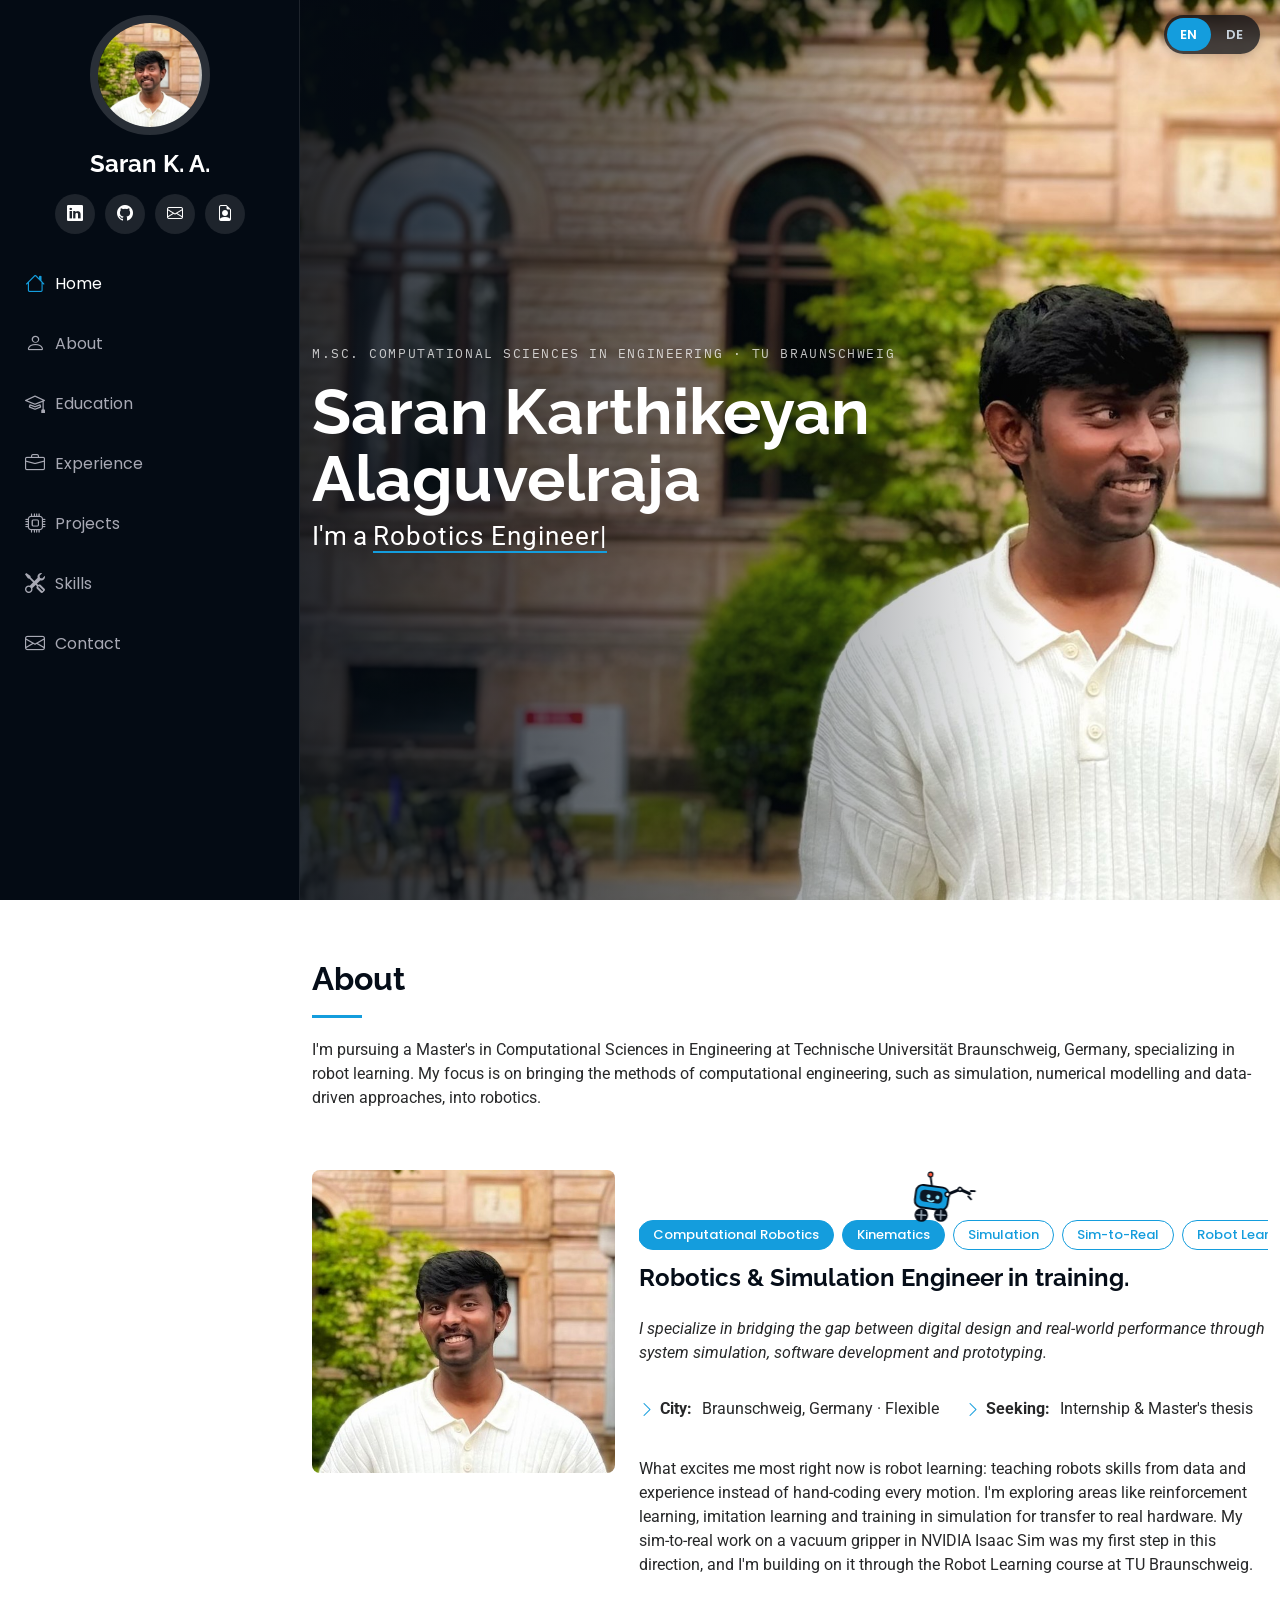
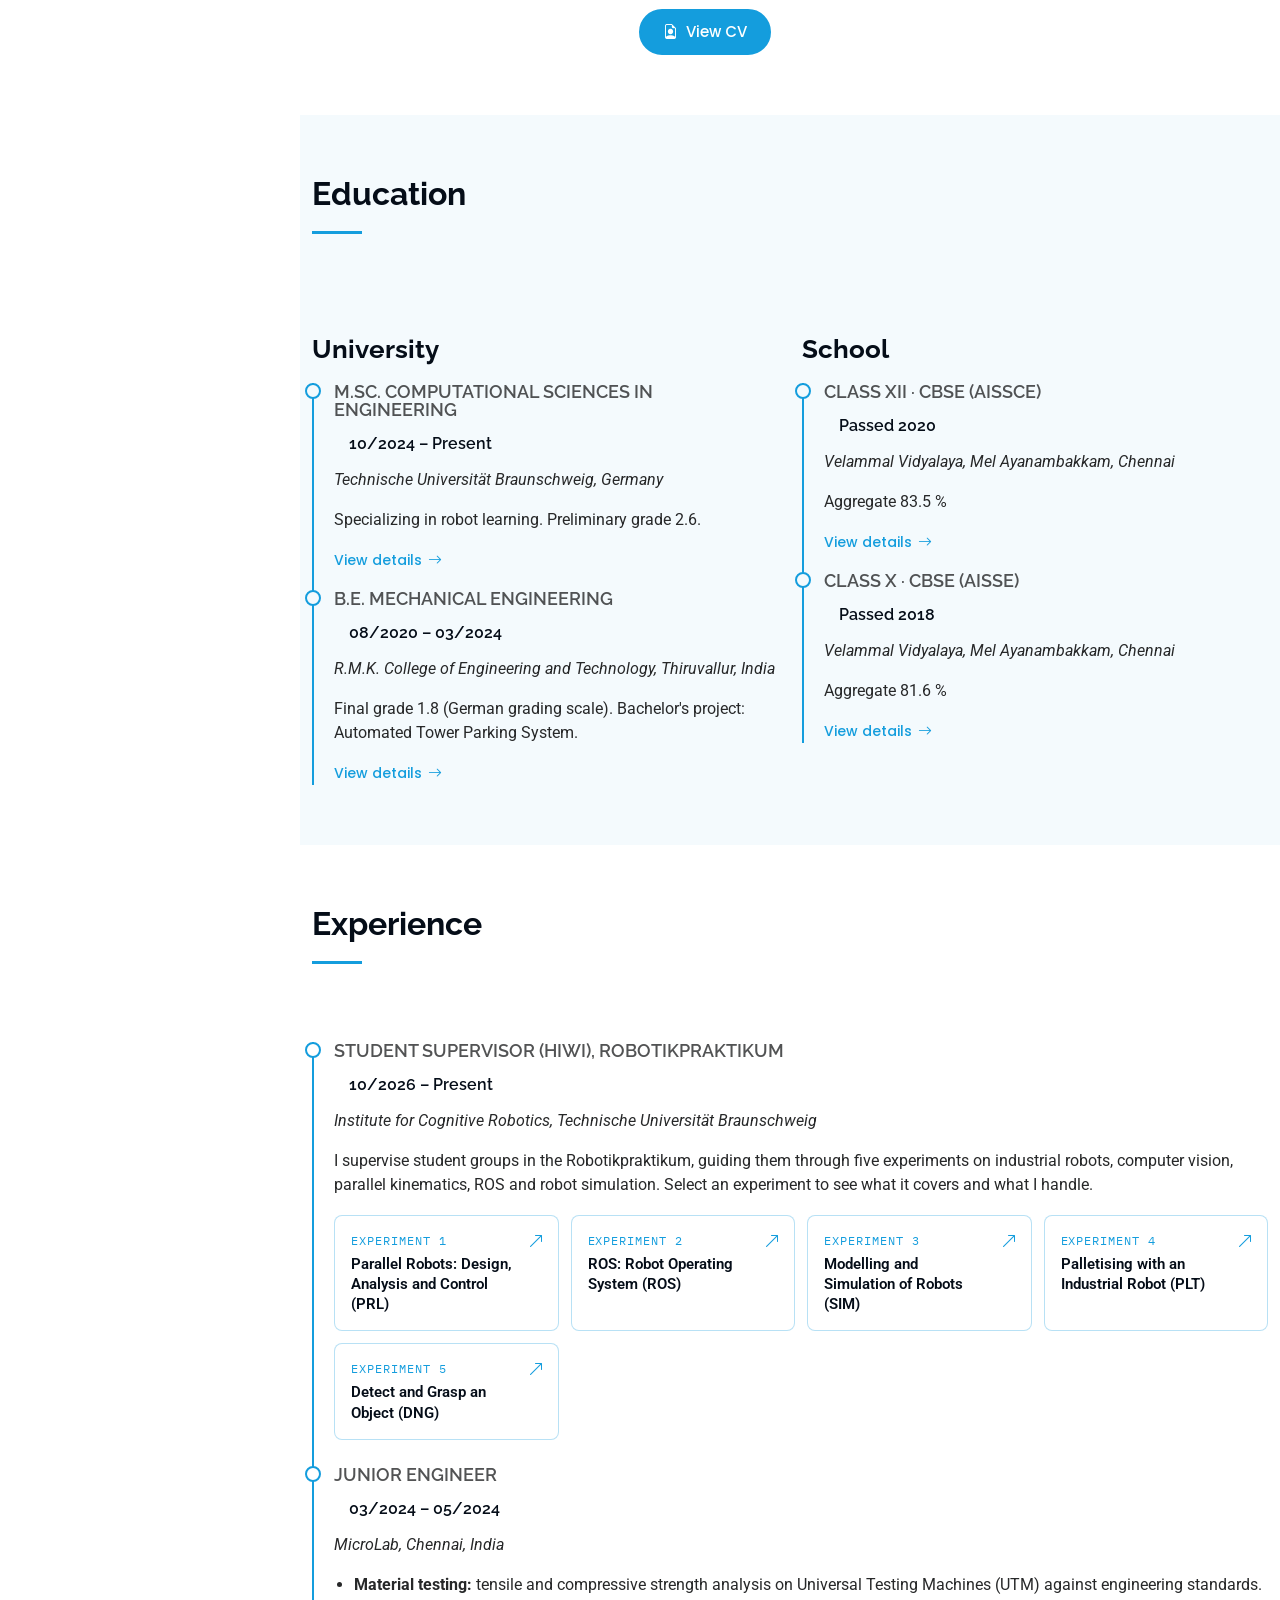
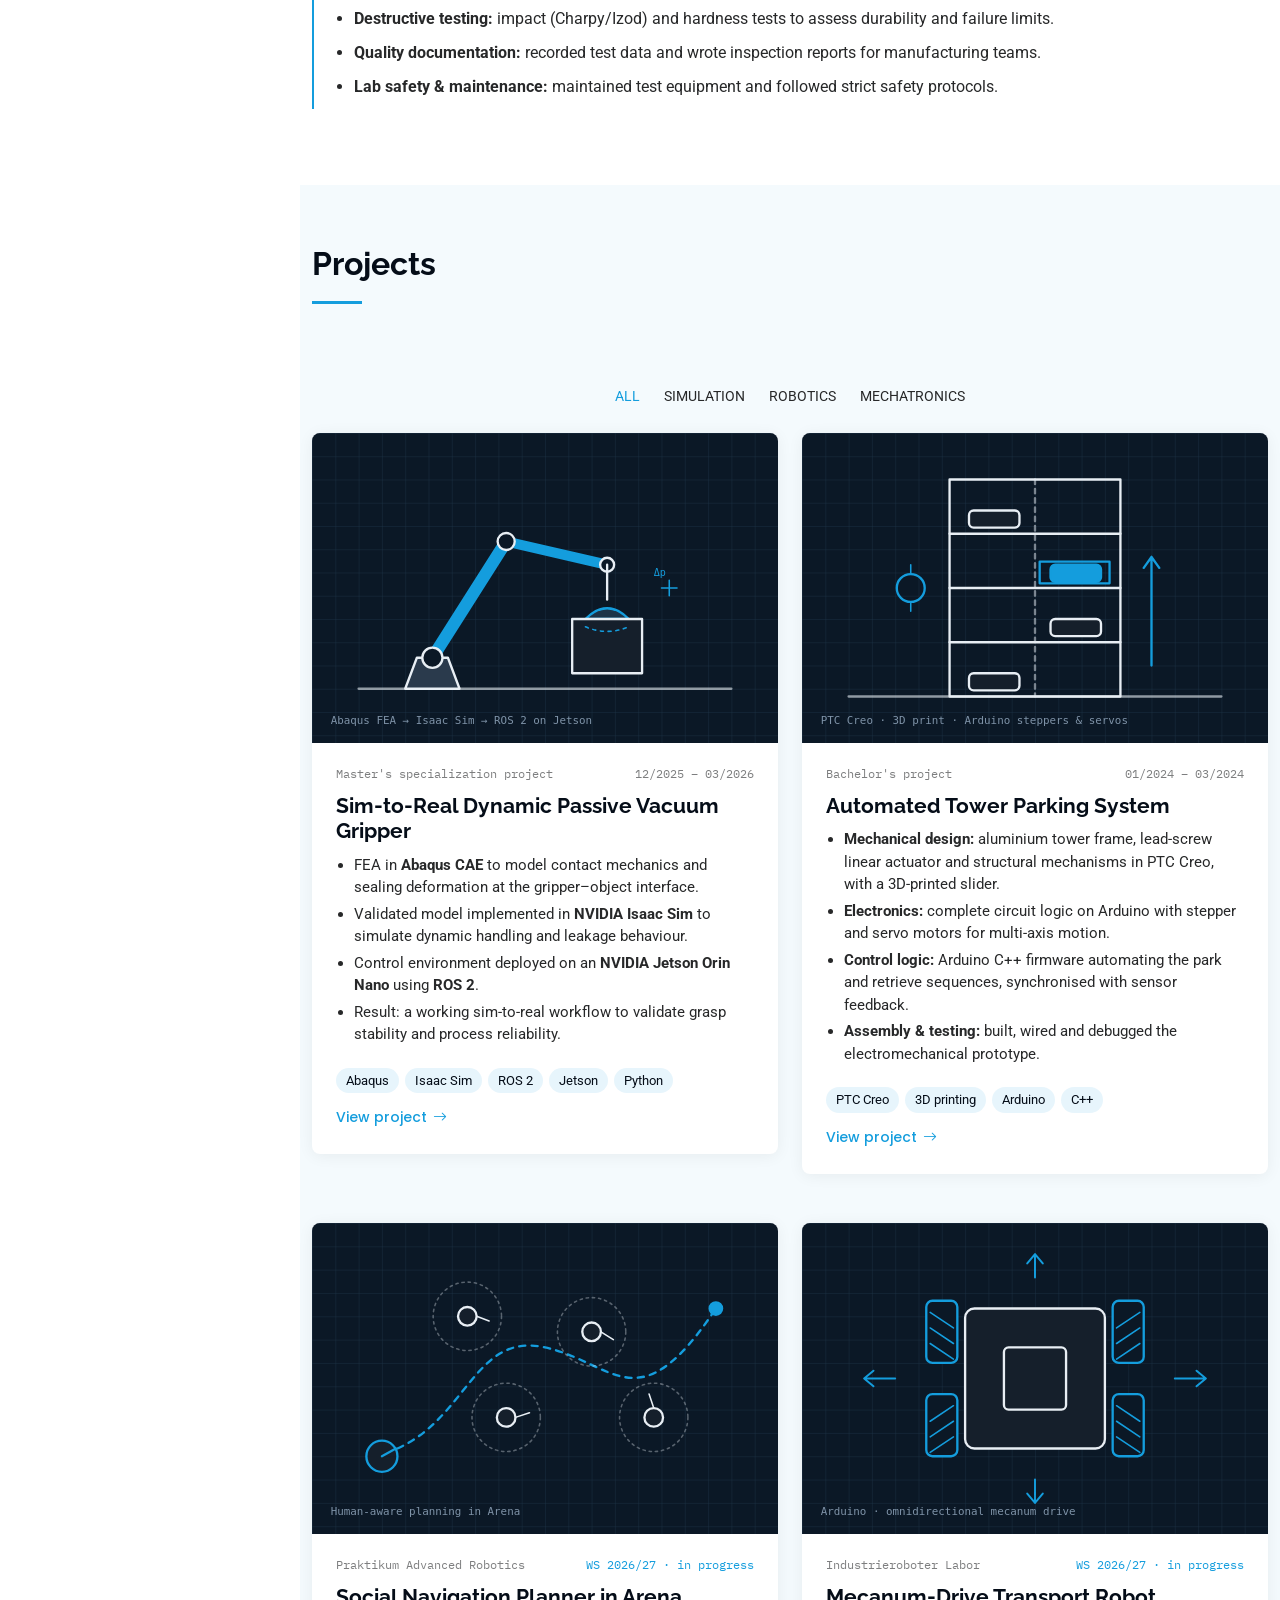
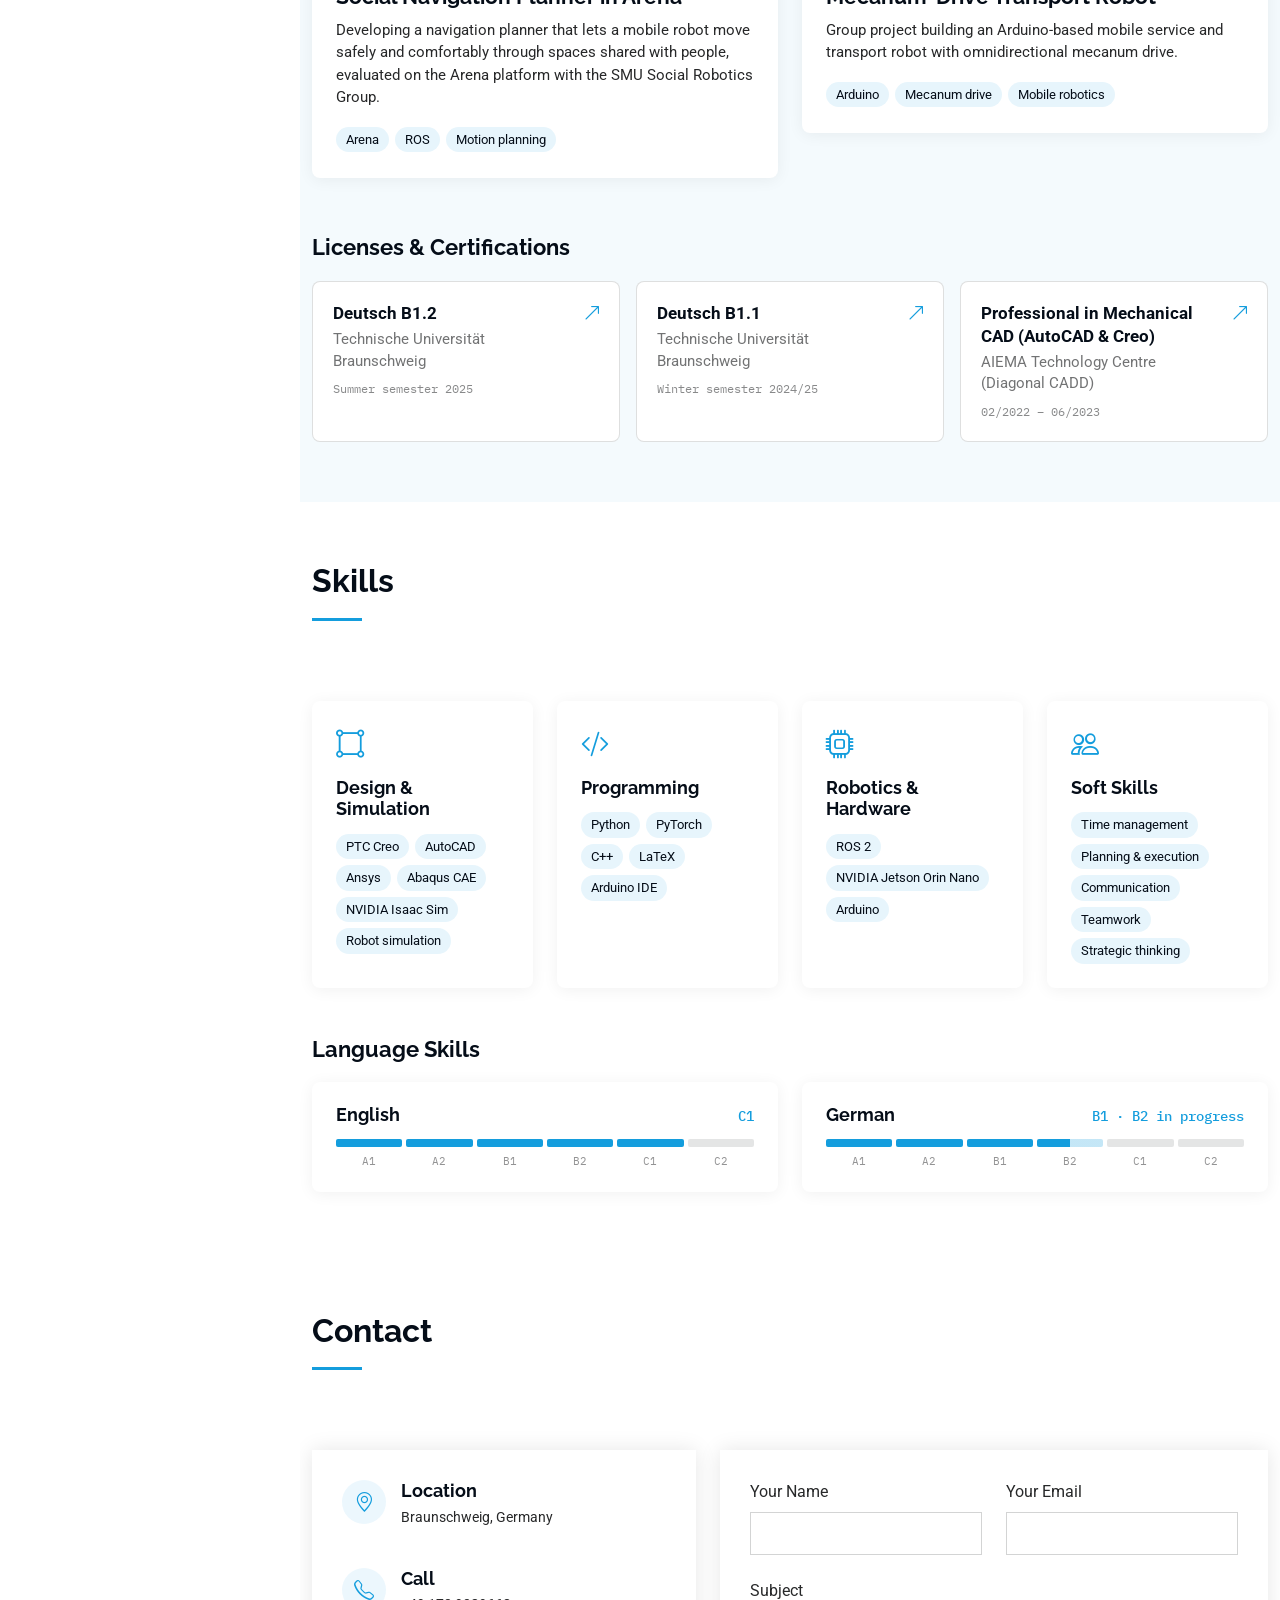
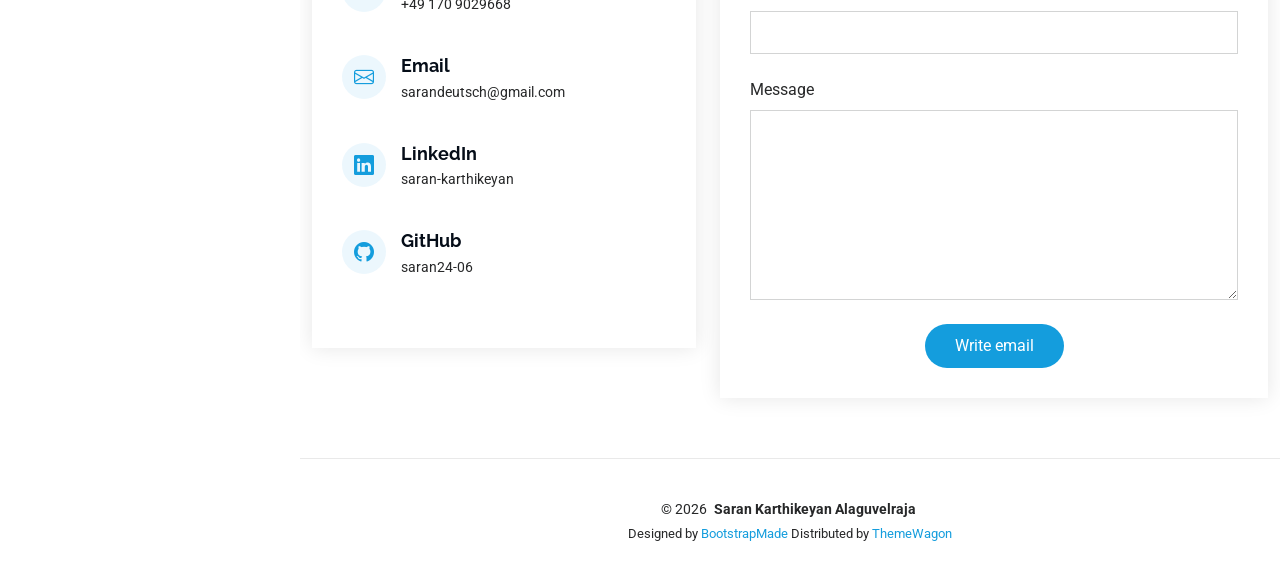
<file: index.html>
<!DOCTYPE html>
<html lang="en">

<head>
  <meta charset="utf-8">
  <meta content="width=device-width, initial-scale=1.0" name="viewport">
  <title>Saran Karthikeyan Alaguvelraja | Robotics &amp; Simulation</title>
  <meta content="Portfolio of Saran Karthikeyan Alaguvelraja, M.Sc. student in Computational Sciences in Engineering at TU Braunschweig, working on robotics, simulation and sim-to-real transfer." name="description">
  <meta content="Saran Karthikeyan Alaguvelraja, robotics, Isaac Sim, ROS 2, sim-to-real, TU Braunschweig, mechanical engineering" name="keywords">

  <!-- Language versions -->
  <link rel="alternate" hreflang="en" href="https://saran24-06.github.io/">
  <link rel="alternate" hreflang="de" href="https://saran24-06.github.io/de.html">

  <!-- Favicons -->
  <link href="assets/img/favicon.png" rel="icon">
  <link href="assets/img/apple-touch-icon.png" rel="apple-touch-icon">

  <!-- Fonts -->
  <link href="https://fonts.googleapis.com" rel="preconnect">
  <link href="https://fonts.gstatic.com" rel="preconnect" crossorigin>
  <link href="https://fonts.googleapis.com/css2?family=Roboto:wght@300;400;500;700&family=Poppins:wght@400;500;600;700&family=Raleway:wght@500;600;700;800&family=IBM+Plex+Mono:wght@400;500&display=swap" rel="stylesheet">

  <!-- Vendor CSS Files -->
  <link href="assets/vendor/bootstrap/css/bootstrap.min.css" rel="stylesheet">
  <link href="assets/vendor/bootstrap-icons/bootstrap-icons.css" rel="stylesheet">
  <link href="assets/vendor/aos/aos.css" rel="stylesheet">
  <link href="assets/vendor/glightbox/css/glightbox.min.css" rel="stylesheet">
  <link href="assets/vendor/swiper/swiper-bundle.min.css" rel="stylesheet">

  <!-- Main CSS File -->
  <link href="assets/css/main.css" rel="stylesheet">
  <!-- Custom additions (hero photo, project cards, pop-ups, languages) -->
  <link href="assets/css/custom.css" rel="stylesheet">

  <!-- =======================================================
  * Template Name: iPortfolio
  * Template URL: https://bootstrapmade.com/iportfolio-bootstrap-portfolio-websites-template/
  * Updated: Jun 29 2024 with Bootstrap v5.3.3
  * Author: BootstrapMade.com
  * License: https://bootstrapmade.com/license/
  ======================================================== -->
</head>

<body class="index-page">

  <!-- Language switch (English page is index.html, German page is de.html) -->
  <nav class="lang-switch" aria-label="Language">
    <a href="index.html" class="active" hreflang="en" lang="en" aria-current="page">EN</a>
    <a href="de.html" hreflang="de" lang="de">DE</a>
  </nav>

  <header id="header" class="header dark-background d-flex flex-column">
    <i class="header-toggle d-xl-none bi bi-list"></i>

    <div class="profile-img">
      <img src="assets/img/profile.jpg" alt="Saran Karthikeyan Alaguvelraja" class="img-fluid rounded-circle">
    </div>

    <a href="index.html" class="logo d-flex align-items-center justify-content-center">
      <h1 class="sitename">Saran K. A.</h1>
    </a>

    <div class="social-links text-center">
      <a href="https://www.linkedin.com/in/saran-karthikeyan-8b158a219/" class="linkedin" target="_blank" rel="noopener" title="LinkedIn"><i class="bi bi-linkedin"></i></a>
      <a href="https://github.com/saran24-06" class="github" target="_blank" rel="noopener" title="GitHub"><i class="bi bi-github"></i></a>
      <a href="mailto:sarandeutsch@gmail.com" class="email" title="Email"><i class="bi bi-envelope"></i></a>
      <a href="#" data-bs-toggle="modal" data-bs-target="#cvModal" title="View CV"><i class="bi bi-file-earmark-person"></i></a>
    </div>

    <nav id="navmenu" class="navmenu">
      <ul>
        <li><a href="#hero" class="active"><i class="bi bi-house navicon"></i> Home</a></li>
        <li><a href="#about"><i class="bi bi-person navicon"></i> About</a></li>
        <li><a href="#education"><i class="bi bi-mortarboard navicon"></i> Education</a></li>
        <li><a href="#experience"><i class="bi bi-briefcase navicon"></i> Experience</a></li>
        <li><a href="#portfolio"><i class="bi bi-cpu navicon"></i> Projects</a></li>
        <li><a href="#skills"><i class="bi bi-tools navicon"></i> Skills</a></li>
        <li hidden><a href="#extracurricular"><i class="bi bi-stars navicon"></i> Extra-curricular</a></li> <!-- delete "hidden" to show again -->
        <li><a href="#contact"><i class="bi bi-envelope navicon"></i> Contact</a></li>
      </ul>
    </nav>

  </header>

  <main class="main">

    <!-- Hero Section: background photo (assets/img/hero.jpg) -->
    <section id="hero" class="hero section dark-background">

      <!-- Banner photo: portrait version on phones, landscape on larger screens -->
      <picture>
        <source media="(max-width: 767px)" srcset="assets/img/hero-mobile.jpg">
        <img src="assets/img/hero.jpg" alt="Saran Karthikeyan Alaguvelraja in front of TU Braunschweig" class="hero-photo" data-aos="fade-in">
      </picture>

      <div class="container" data-aos="fade-up" data-aos-delay="100">
        <p class="hero-eyebrow">M.Sc. Computational Sciences in Engineering · TU Braunschweig</p>
        <h2>Saran Karthikeyan<br>Alaguvelraja</h2>
        <p>I'm a <span class="typed" data-typed-items="Robotics Engineer, Robot Learning Enthusiast">Robotics Engineer</span><span class="typed-cursor typed-cursor--blink" aria-hidden="true"></span></p>
      </div>

    </section><!-- /Hero Section -->

    <!-- About Section -->
    <section id="about" class="about section">

      <div class="container section-title" data-aos="fade-up">
        <h2>About</h2>
        <p>I'm pursuing a Master's in Computational Sciences in Engineering at Technische Universität Braunschweig, Germany, specializing in robot learning. My focus is on bringing the methods of computational engineering, such as simulation, numerical modelling and data-driven approaches, into robotics.</p>
      </div>

      <div class="container" data-aos="fade-up" data-aos-delay="100">

        <div class="row gy-4 justify-content-center">
          <div class="col-lg-4">
            <img src="assets/img/profile.jpg" class="img-fluid about-photo" alt="Saran Karthikeyan Alaguvelraja">
          </div>
          <div class="col-lg-8 content">
            <!-- Scroll rover: drives along the tags as you scroll into About (assets/js/rover.js) -->
            <div class="tag-scroller" id="rover-scroll">
              <div class="rover-track" id="rover-track">
                <div class="rover" id="rover" aria-hidden="true">
                  <svg viewBox="0 0 96 80" width="72" height="60">
                    <g class="rv-body-group">
                      <line x1="34" y1="22" x2="30" y2="8" class="rv-line"/>
                      <circle cx="30" cy="7" r="3.2" class="rv-led"/>
                      <rect x="14" y="22" width="44" height="30" rx="9" class="rv-body"/>
                      <rect x="20" y="28" width="30" height="16" rx="6" class="rv-face"/>
                      <g class="rv-eyes"><circle cx="29" cy="36" r="2.6" class="rv-eye"/><circle cx="41" cy="36" r="2.6" class="rv-eye"/></g>
                      <path d="M31 41 q4 3 8 0" class="rv-smile"/>
                      <g class="rv-arm" transform="translate(56 30)">
                        <g class="rv-upper"><line x1="0" y1="0" x2="18" y2="0" class="rv-link"/>
                          <g class="rv-fore" transform="translate(18 0)"><line x1="0" y1="0" x2="14" y2="0" class="rv-link"/>
                            <path d="M14 -4 l5 -2 M14 4 l5 2" class="rv-claw"/><circle cx="0" cy="0" r="2.6" class="rv-joint"/></g>
                          <circle cx="0" cy="0" r="3" class="rv-joint"/></g>
                      </g>
                    </g>
                    <g class="rv-wheel" transform="translate(24 60)"><circle r="9" class="rv-tyre"/><line x1="-6" y1="0" x2="6" y2="0" class="rv-spoke"/><line x1="0" y1="-6" x2="0" y2="6" class="rv-spoke"/></g>
                    <g class="rv-wheel" transform="translate(50 60)"><circle r="9" class="rv-tyre"/><line x1="-6" y1="0" x2="6" y2="0" class="rv-spoke"/><line x1="0" y1="-6" x2="0" y2="6" class="rv-spoke"/></g>
                  </svg>
                </div>
                <div class="about-tags" id="about-tags"><span>Computational Robotics</span><span>Kinematics</span><span>Simulation</span><span>Sim-to-Real</span><span>Robot Learning</span></div>
              </div>
            </div>
            <h2>Robotics &amp; Simulation Engineer in training.</h2>
            <p class="fst-italic py-3">
              I specialize in bridging the gap between digital design and real-world performance through system simulation, software development and prototyping.
            </p>
            <div class="row">
              <div class="col-lg-6">
                <ul>
                  <li><i class="bi bi-chevron-right"></i> <strong>City:</strong> <span>Braunschweig, Germany · Flexible</span></li>
                </ul>
              </div>
              <div class="col-lg-6">
                <ul>
                  <li><i class="bi bi-chevron-right"></i> <strong>Seeking:</strong> <span>Internship &amp; Master's thesis</span></li>
                </ul>
              </div>
            </div>
            <p class="py-3">
              What excites me most right now is robot learning: teaching robots skills from data and experience instead of hand-coding every motion. I'm exploring areas like reinforcement learning, imitation learning and training in simulation for transfer to real hardware. My sim-to-real work on a vacuum gripper in NVIDIA Isaac Sim was my first step in this direction, and I'm building on it through the Robot Learning course at TU Braunschweig.
            </p>
            <div class="about-actions">
              <button type="button" class="btn-cv primary" data-bs-toggle="modal" data-bs-target="#cvModal"><i class="bi bi-file-earmark-person"></i> View CV</button>
            </div>
          </div>
        </div>

      </div>

    </section><!-- /About Section -->

    <!-- Education Section -->
    <section id="education" class="resume education section light-background">

      <div class="container section-title" data-aos="fade-up">
        <h2>Education</h2>
      </div>

      <div class="container">
        <div class="row">

          <div class="col-lg-6" data-aos="fade-up" data-aos-delay="100">
            <h3 class="resume-title">University</h3>
            <div class="resume-item">
              <h4>M.Sc. Computational Sciences in Engineering</h4>
              <h5>10/2024 – Present</h5>
              <p><em>Technische Universität Braunschweig, Germany</em></p>
              <p>Specializing in robot learning. Preliminary grade 2.6.</p>
              <button type="button" class="detail-link" data-edu="edu-msc">View details <i class="bi bi-arrow-right"></i></button>
            </div>
            <div class="resume-item">
              <h4>B.E. Mechanical Engineering</h4>
              <h5>08/2020 – 03/2024</h5>
              <p><em>R.M.K. College of Engineering and Technology, Thiruvallur, India</em></p>
              <p>Final grade 1.8 (German grading scale). Bachelor's project: Automated Tower Parking System.</p>
              <button type="button" class="detail-link" data-edu="edu-be">View details <i class="bi bi-arrow-right"></i></button>
            </div>
          </div>

          <div class="col-lg-6" data-aos="fade-up" data-aos-delay="200">
            <h3 class="resume-title">School</h3>
            <div class="resume-item">
              <h4>Class XII · CBSE (AISSCE)</h4>
              <h5>Passed 2020</h5>
              <p><em>Velammal Vidyalaya, Mel Ayanambakkam, Chennai</em></p>
              <p>Aggregate 83.5 %</p>
              <button type="button" class="detail-link" data-edu="edu-12">View details <i class="bi bi-arrow-right"></i></button>
            </div>
            <div class="resume-item">
              <h4>Class X · CBSE (AISSE)</h4>
              <h5>Passed 2018</h5>
              <p><em>Velammal Vidyalaya, Mel Ayanambakkam, Chennai</em></p>
              <p>Aggregate 81.6 %</p>
              <button type="button" class="detail-link" data-edu="edu-10">View details <i class="bi bi-arrow-right"></i></button>
            </div>
          </div>

        </div>
      </div>

    </section><!-- /Education Section -->

    <!-- Experience Section -->
    <section id="experience" class="resume experience section">

      <div class="container section-title" data-aos="fade-up">
        <h2>Experience</h2>
      </div>

      <div class="container">

        <div class="resume-item" data-aos="fade-up" data-aos-delay="100">
          <h4>Student Supervisor (HiWi), Robotikpraktikum</h4>
          <h5>10/2026 – Present</h5>
          <p><em>Institute for Cognitive Robotics, Technische Universität Braunschweig</em></p>
          <p>I supervise student groups in the Robotikpraktikum, guiding them through five experiments on industrial robots, computer vision, parallel kinematics, ROS and robot simulation. Select an experiment to see what it covers and what I handle.</p>

          <div class="topic-grid">
            <!-- Each button opens the experiment pop-up. Edit titles and texts in the TOPICS list near the end of this file. -->
            <button type="button" class="topic-card" data-topic="0"><span class="topic-no">Experiment 1</span><span class="topic-name">Topic title coming soon</span><i class="bi bi-arrow-up-right"></i></button>
            <button type="button" class="topic-card" data-topic="1"><span class="topic-no">Experiment 2</span><span class="topic-name">Topic title coming soon</span><i class="bi bi-arrow-up-right"></i></button>
            <button type="button" class="topic-card" data-topic="2"><span class="topic-no">Experiment 3</span><span class="topic-name">Topic title coming soon</span><i class="bi bi-arrow-up-right"></i></button>
            <button type="button" class="topic-card" data-topic="3"><span class="topic-no">Experiment 4</span><span class="topic-name">Topic title coming soon</span><i class="bi bi-arrow-up-right"></i></button>
            <button type="button" class="topic-card" data-topic="4"><span class="topic-no">Experiment 5</span><span class="topic-name">Topic title coming soon</span><i class="bi bi-arrow-up-right"></i></button>
          </div>
        </div>

        <div class="resume-item" data-aos="fade-up" data-aos-delay="200">
          <h4>Junior Engineer</h4>
          <h5>03/2024 – 05/2024</h5>
          <p><em>MicroLab, Chennai, India</em></p>
          <ul>
            <li><strong>Material testing:</strong> tensile and compressive strength analysis on Universal Testing Machines (UTM) against engineering standards.</li>
            <li><strong>Destructive testing:</strong> impact (Charpy/Izod) and hardness tests to assess durability and failure limits.</li>
            <li><strong>Quality documentation:</strong> recorded test data and wrote inspection reports for manufacturing teams.</li>
            <li><strong>Lab safety &amp; maintenance:</strong> maintained test equipment and followed strict safety protocols.</li>
          </ul>
        </div>

      </div>

    </section><!-- /Experience Section -->

    <!-- Projects Section (uses the template's filterable portfolio grid) -->
    <section id="portfolio" class="portfolio section light-background">

      <div class="container section-title" data-aos="fade-up">
        <h2>Projects</h2>
      </div>

      <div class="container">

        <div class="isotope-layout" data-default-filter="*" data-layout="fitRows" data-sort="original-order">

          <ul class="portfolio-filters isotope-filters" data-aos="fade-up" data-aos-delay="100">
            <li data-filter="*" class="filter-active">All</li>
            <li data-filter=".filter-sim">Simulation</li>
            <li data-filter=".filter-robotics">Robotics</li>
            <li data-filter=".filter-mechatronics">Mechatronics</li>
          </ul>

          <div class="row gy-4 isotope-container" data-aos="fade-up" data-aos-delay="200">

            <div class="col-lg-6 portfolio-item isotope-item filter-sim filter-robotics">
              <article class="project-card">
                <button type="button" class="project-img" data-bs-toggle="modal" data-bs-target="#projVacuum" title="Sim-to-Real Dynamic Passive Vacuum Gripper">
                  <img src="assets/img/portfolio/vacuum-gripper.svg" class="img-fluid" alt="Drawing of a robot arm with a suction gripper lifting a box">
                </button>
                <div class="project-body">
                  <div class="project-meta"><span>Master's specialization project</span><span>12/2025 – 03/2026</span></div>
                  <h3>Sim-to-Real Dynamic Passive Vacuum Gripper</h3>
                  <ul>
                    <li>FEA in <strong>Abaqus CAE</strong> to model contact mechanics and sealing deformation at the gripper–object interface.</li>
                    <li>Validated model implemented in <strong>NVIDIA Isaac Sim</strong> to simulate dynamic handling and leakage behaviour.</li>
                    <li>Control environment deployed on an <strong>NVIDIA Jetson Orin Nano</strong> using <strong>ROS 2</strong>.</li>
                    <li>Result: a working sim-to-real workflow to validate grasp stability and process reliability.</li>
                  </ul>
                  <div class="chips"><span>Abaqus</span><span>Isaac Sim</span><span>ROS 2</span><span>Jetson</span><span>Python</span></div>
                  <button type="button" class="detail-link" data-bs-toggle="modal" data-bs-target="#projVacuum">View project <i class="bi bi-arrow-right"></i></button>
                </div>
              </article>
            </div>

            <div class="col-lg-6 portfolio-item isotope-item filter-mechatronics">
              <article class="project-card">
                <button type="button" class="project-img" data-bs-toggle="modal" data-bs-target="#projTower" title="Automated Tower Parking System">
                  <img src="assets/img/portfolio/tower-parking.svg" class="img-fluid" alt="Drawing of a multi-level parking tower with a lift">
                </button>
                <div class="project-body">
                  <div class="project-meta"><span>Bachelor's project</span><span>01/2024 – 03/2024</span></div>
                  <h3>Automated Tower Parking System</h3>
                  <ul>
                    <li><strong>Mechanical design:</strong> aluminium tower frame, lead-screw linear actuator and structural mechanisms in PTC Creo, with a 3D-printed slider.</li>
                    <li><strong>Electronics:</strong> complete circuit logic on Arduino with stepper and servo motors for multi-axis motion.</li>
                    <li><strong>Control logic:</strong> Arduino C++ firmware automating the park and retrieve sequences, synchronised with sensor feedback.</li>
                    <li><strong>Assembly &amp; testing:</strong> built, wired and debugged the electromechanical prototype.</li>
                  </ul>
                  <div class="chips"><span>PTC Creo</span><span>3D printing</span><span>Arduino</span><span>C++</span></div>
                  <button type="button" class="detail-link" data-bs-toggle="modal" data-bs-target="#projTower">View project <i class="bi bi-arrow-right"></i></button>
                </div>
              </article>
            </div>

            <div class="col-lg-6 portfolio-item isotope-item filter-robotics filter-sim">
              <article class="project-card">
                <a href="assets/img/portfolio/social-navigation.svg" class="glightbox project-img" data-gallery="projects" title="Social Navigation Planner">
                  <img src="assets/img/portfolio/social-navigation.svg" class="img-fluid" alt="Drawing of a robot path curving around pedestrians">
                </a>
                <div class="project-body">
                  <div class="project-meta"><span>Praktikum Advanced Robotics</span><span class="in-progress">WS 2026/27 · in progress</span></div>
                  <h3>Social Navigation Planner in Arena</h3>
                  <p>Developing a navigation planner that lets a mobile robot move safely and comfortably through spaces shared with people, evaluated on the Arena platform with the SMU Social Robotics Group.</p>
                  <div class="chips"><span>Arena</span><span>ROS</span><span>Motion planning</span></div>
                </div>
              </article>
            </div>

            <div class="col-lg-6 portfolio-item isotope-item filter-robotics filter-mechatronics">
              <article class="project-card">
                <a href="assets/img/portfolio/mecanum-robot.svg" class="glightbox project-img" data-gallery="projects" title="Mecanum-Drive Transport Robot">
                  <img src="assets/img/portfolio/mecanum-robot.svg" class="img-fluid" alt="Top-view drawing of a mecanum-wheel robot chassis">
                </a>
                <div class="project-body">
                  <div class="project-meta"><span>Industrieroboter Labor</span><span class="in-progress">WS 2026/27 · in progress</span></div>
                  <h3>Mecanum-Drive Transport Robot</h3>
                  <p>Group project building an Arduino-based mobile service and transport robot with omnidirectional mecanum drive.</p>
                  <div class="chips"><span>Arduino</span><span>Mecanum drive</span><span>Mobile robotics</span></div>
                </div>
              </article>
            </div>

          </div>

        </div>


        <div class="certs-block" data-aos="fade-up">
          <h3 class="sub-title">Licenses &amp; Certifications</h3>
          <div class="cert-grid">
            <button type="button" class="cert-tile" data-bs-toggle="modal" data-bs-target="#certB12">
              <span class="cert-name">Deutsch B1.2</span>
              <span class="cert-issuer">Technische Universität Braunschweig</span>
              <span class="cert-date">Summer semester 2025</span>
              <i class="bi bi-arrow-up-right"></i>
            </button>
            <button type="button" class="cert-tile" data-bs-toggle="modal" data-bs-target="#certB11">
              <span class="cert-name">Deutsch B1.1</span>
              <span class="cert-issuer">Technische Universität Braunschweig</span>
              <span class="cert-date">Winter semester 2024/25</span>
              <i class="bi bi-arrow-up-right"></i>
            </button>
            <button type="button" class="cert-tile" data-bs-toggle="modal" data-bs-target="#certModal">
              <span class="cert-name">Professional in Mechanical CAD (AutoCAD &amp; Creo)</span>
              <span class="cert-issuer">AIEMA Technology Centre (Diagonal CADD)</span>
              <span class="cert-date">02/2022 – 06/2023</span>
              <i class="bi bi-arrow-up-right"></i>
            </button>
          </div>
        </div>
      </div>

    </section><!-- /Projects Section -->

    <!-- Skills Section -->
    <section id="skills" class="skills section">

      <div class="container section-title" data-aos="fade-up">
        <h2>Skills</h2>
      </div>

      <div class="container" data-aos="fade-up" data-aos-delay="100">
        <div class="row gy-4">

          <div class="col-lg-3 col-md-6">
            <div class="skill-group">
              <i class="bi bi-bounding-box-circles"></i>
              <h4>Design &amp; Simulation</h4>
              <div class="chips">
                <span>PTC Creo</span><span>AutoCAD</span><span>Ansys</span><span>Abaqus CAE</span><span>NVIDIA Isaac Sim</span><span>Robot simulation</span>
              </div>
            </div>
          </div>

          <div class="col-lg-3 col-md-6">
            <div class="skill-group">
              <i class="bi bi-code-slash"></i>
              <h4>Programming</h4>
              <div class="chips">
                <span>Python</span><span>PyTorch</span><span>C++</span><span>LaTeX</span><span>Arduino IDE</span>
              </div>
            </div>
          </div>

          <div class="col-lg-3 col-md-6">
            <div class="skill-group">
              <i class="bi bi-cpu"></i>
              <h4>Robotics &amp; Hardware</h4>
              <div class="chips">
                <span>ROS 2</span><span>NVIDIA Jetson Orin Nano</span><span>Arduino</span>
              </div>
            </div>
          </div>

          <div class="col-lg-3 col-md-6">
            <div class="skill-group">
              <i class="bi bi-people"></i>
              <h4>Soft Skills</h4>
              <div class="chips">
                <span>Time management</span><span>Planning &amp; execution</span><span>Communication</span><span>Teamwork</span><span>Strategic thinking</span>
              </div>
            </div>
          </div>

        </div>

        <h3 class="sub-title" data-aos="fade-up">Language Skills</h3>
        <div class="row gy-4" data-aos="fade-up" data-aos-delay="100">
          <!-- CEFR scale: fill = how many of A1 A2 B1 B2 C1 C2 are reached -->
          <div class="col-lg-6 col-md-6">
            <div class="lang-card">
              <div class="lang-head"><h4>English</h4><span class="lang-level">C1</span></div>
              <div class="cefr" aria-label="Level C1"><i class="on"></i><i class="on"></i><i class="on"></i><i class="on"></i><i class="on"></i><i></i></div>
              <div class="cefr-scale"><span>A1</span><span>A2</span><span>B1</span><span>B2</span><span>C1</span><span>C2</span></div>
            </div>
          </div>
          <div class="col-lg-6 col-md-6">
            <div class="lang-card">
              <div class="lang-head"><h4>German</h4><span class="lang-level">B1 · B2 in progress</span></div>
              <div class="cefr" aria-label="Level B1, B2 in progress"><i class="on"></i><i class="on"></i><i class="on"></i><i class="part"></i><i></i><i></i></div>
              <div class="cefr-scale"><span>A1</span><span>A2</span><span>B1</span><span>B2</span><span>C1</span><span>C2</span></div>
            </div>
          </div>
        </div>
      </div>

    </section><!-- /Skills Section -->

    <!-- Extra-curricular Section: links to a separate, personal page (life.html) -->
    <section id="extracurricular" class="extracurricular section light-background" hidden> <!-- delete "hidden" to show again -->

      <div class="container section-title" data-aos="fade-up">
        <h2>Extra-curricular</h2>
        <p>Life outside the lab. This lives on its own page.</p>
      </div>

      <div class="container" data-aos="fade-up" data-aos-delay="100">
        <a href="life.html" class="life-link">
          <span class="life-text">
            <strong>Beyond robotics</strong>
            <span>Content, films, music, sport and everyday life</span>
          </span>
          <i class="bi bi-arrow-right-circle"></i>
        </a>
      </div>

    </section><!-- /Extra-curricular Section -->

    <!-- Contact Section -->
    <section id="contact" class="contact section">

      <div class="container section-title" data-aos="fade-up">
        <h2>Contact</h2>
      </div>

      <div class="container" data-aos="fade-up" data-aos-delay="100">

        <div class="row gy-4">

          <div class="col-lg-5">
            <div class="info-wrap">
              <div class="info-item d-flex" data-aos="fade-up" data-aos-delay="200">
                <i class="bi bi-geo-alt flex-shrink-0"></i>
                <div>
                  <h3>Location</h3>
                  <p>Braunschweig, Germany</p>
                </div>
              </div>

              <div class="info-item d-flex" data-aos="fade-up" data-aos-delay="300">
                <i class="bi bi-telephone flex-shrink-0"></i>
                <div>
                  <h3>Call</h3>
                  <p>+49 170 9029668</p>
                </div>
              </div>

              <div class="info-item d-flex" data-aos="fade-up" data-aos-delay="400">
                <i class="bi bi-envelope flex-shrink-0"></i>
                <div>
                  <h3>Email</h3>
                  <p><a href="mailto:sarandeutsch@gmail.com">sarandeutsch@gmail.com</a></p>
                </div>
              </div>

              <div class="info-item d-flex" data-aos="fade-up" data-aos-delay="500">
                <i class="bi bi-linkedin flex-shrink-0"></i>
                <div>
                  <h3>LinkedIn</h3>
                  <p><a href="https://www.linkedin.com/in/saran-karthikeyan-8b158a219/" target="_blank" rel="noopener">saran-karthikeyan</a></p>
                </div>
              </div>

              <div class="info-item d-flex" data-aos="fade-up" data-aos-delay="600">
                <i class="bi bi-github flex-shrink-0"></i>
                <div>
                  <h3>GitHub</h3>
                  <p><a href="https://github.com/saran24-06" target="_blank" rel="noopener">saran24-06</a></p>
                </div>
              </div>
            </div>
          </div>

          <div class="col-lg-7">
            <!-- GitHub Pages can't run PHP, so this form opens the visitor's email app with the message filled in -->
            <form id="mail-form" class="php-email-form" data-aos="fade-up" data-aos-delay="200">
              <div class="row gy-4">
                <div class="col-md-6">
                  <label for="name-field" class="pb-2">Your Name</label>
                  <input type="text" name="name" id="name-field" class="form-control" required>
                </div>
                <div class="col-md-6">
                  <label for="email-field" class="pb-2">Your Email</label>
                  <input type="email" class="form-control" name="email" id="email-field" required>
                </div>
                <div class="col-md-12">
                  <label for="subject-field" class="pb-2">Subject</label>
                  <input type="text" class="form-control" name="subject" id="subject-field" required>
                </div>
                <div class="col-md-12">
                  <label for="message-field" class="pb-2">Message</label>
                  <textarea class="form-control" name="message" rows="8" id="message-field" required></textarea>
                </div>
                <div class="col-md-12 text-center">
                  <button type="submit">Write email</button>
                </div>
              </div>
            </form>
          </div>

        </div>

      </div>

    </section><!-- /Contact Section -->

  </main>

  <!-- Education pop-up -->
  <div class="modal fade info-modal" id="eduModal" tabindex="-1" aria-labelledby="eduModalLabel" aria-hidden="true">
    <div class="modal-dialog modal-xl modal-dialog-centered modal-dialog-scrollable">
      <div class="modal-content">
        <div class="modal-header">
          <h2 class="modal-title" id="eduModalLabel">Education</h2>
          <button type="button" class="btn-close" data-bs-dismiss="modal" aria-label="Close"></button>
        </div>
        <div class="modal-body">

          <article class="edu-entry" id="edu-msc">
            <h3>Master of Science (M.Sc.) · Computational Sciences in Engineering</h3>
            <p class="edu-meta">Technische Universität Braunschweig · Braunschweig, Germany · Oct 2024 – Present</p>
            <p>Engineering track: Solid and Structural Mechanics, with my own focus on robotics and robot learning.</p>
            <ul>
              <li><strong>Preliminary grade:</strong> 2.6</li>
              <li><strong>Student Project:</strong> <em>FEA-based investigation and simulation of dynamic vacuum gripper behaviour in passive vacuum handling</em> · Grade 1.7</li>
              <li><strong>Completed coursework:</strong> Ordinary Differential Equations, Partial Differential Equations, Numerical Methods for Ordinary and Partial Differential Equations, Algorithms &amp; Programming, Linear Continuum Mechanics, Nonlinear Solid Mechanics (1.7), Scientific Software Engineering – Lab, Robotics 1 – Technical and Mathematical Basics (1.7), Robotics 2 – Programming, Modelling, Planning, Introduction to Computational Engineering.</li>
              <li><strong>Planned coursework:</strong> Robot Learning, Pattern Recognition, Industrieroboter, Industrieroboter Labor, Praktikum Advanced Robotics.</li>
            </ul>
          </article>

          <article class="edu-entry" id="edu-be">
            <h3>Bachelor of Engineering (B.E.) · Mechanical Engineering</h3>
            <p class="edu-meta">R.M.K. College of Engineering and Technology · Thiruvallur, India · Aug 2020 – Mar 2024</p>
            <ul>
              <li><strong>Grade:</strong> 1.8 (German grading scale)</li>
              <li><strong>Bachelor's project:</strong> <em>Automated Tower Parking System</em>, a mechatronic prototype with an aluminium frame, a lead-screw linear actuator with a 3D-printed slider (PTC Creo), Arduino-driven stepper and servo motors, and Arduino C++ control logic.</li>
            </ul>
          </article>

          <article class="edu-entry" id="edu-12">
            <h3>Class XII · Senior School Certificate Examination (CBSE)</h3>
            <p class="edu-meta">Velammal Vidyalaya, Mel Ayanambakkam · Chennai, India · Passed 2020</p>
            <ul>
              <li><strong>Aggregate:</strong> 83.5 %</li>
            </ul>
          </article>

          <article class="edu-entry" id="edu-10">
            <h3>Class X · Secondary School Examination (CBSE)</h3>
            <p class="edu-meta">Velammal Vidyalaya, Mel Ayanambakkam · Chennai, India · Passed 2018</p>
            <ul>
              <li><strong>Aggregate:</strong> 81.6 %</li>
            </ul>
          </article>

        </div>
      </div>
    </div>
  </div>

  <!-- Certificate pop-up -->
  <div class="modal fade info-modal" id="certModal" tabindex="-1" aria-labelledby="certModalLabel" aria-hidden="true">
    <div class="modal-dialog modal-xl modal-dialog-centered modal-dialog-scrollable">
      <div class="modal-content">
        <div class="modal-header">
          <h2 class="modal-title" id="certModalLabel">Certificate · Professional in Mechanical CAD</h2>
          <button type="button" class="btn-close" data-bs-dismiss="modal" aria-label="Close"></button>
        </div>
        <div class="modal-body">
          <p class="edu-meta">AIEMA Technology Centre (Diagonal CADD) · Ambattur Industrial Estate, Chennai · Feb 2022 – Jun 2023 · Issued 20.06.2023</p>
          <div class="cert-layout">
            <a href="assets/img/certificates/mechanical-cad.jpg" target="_blank" rel="noopener" class="cert-img">
              <img src="assets/img/certificates/mechanical-cad.jpg" alt="Certificate of Completion, Professional in Mechanical CAD, AutoCAD and Creo, awarded to A Saran Karthikeyan" loading="lazy">
            </a>
            <div class="cert-topics">
              <h3>Topics covered</h3>
              <div class="topic-cols">
                <div>
                  <h4>AutoCAD</h4>
                  <p><strong>Conceptual drafting:</strong> interface, basic 2D primitives, modifying, drafting settings, parametric constraints, text and boundaries, hatching and tables, express tools and units, isometric snap.</p>
                  <p><strong>Productivity tools:</strong> dimensions, blocks and attributes, Design Center and viewports, external references, page setup, scripts and recover/audit.</p>
                  <p><strong>3D modeling:</strong> UCS, solid modeling and editing, 3D operations, layouts, plotting and export, rendering.</p>
                </div>
                <div>
                  <h4>PTC Creo</h4>
                  <p><strong>Part modeling:</strong> sketcher and basic part modeling, advanced part modeling, relations and family tables.</p>
                  <p><strong>Assembly:</strong> bottom-up and top-down assembly, assembly relations, family tables.</p>
                  <p><strong>Detailing:</strong> creating views, projections, dimensioning, sheet setup, tables, BOM balloons.</p>
                  <p><strong>Sheet metal:</strong> walls, bend, die and punch, form features.</p>
                  <p><strong>Mold design:</strong> single and multi-solid molding, runners and risers.</p>
                </div>
              </div>
            </div>
          </div>
        </div>
      </div>
    </div>
  </div>

  <div class="modal fade info-modal" id="certB12" tabindex="-1" aria-labelledby="certB12Label" aria-hidden="true">
    <div class="modal-dialog modal-xl modal-dialog-centered modal-dialog-scrollable">
      <div class="modal-content">
        <div class="modal-header">
          <h2 class="modal-title" id="certB12Label">Certificate · Deutsch B1.2</h2>
          <button type="button" class="btn-close" data-bs-dismiss="modal" aria-label="Close"></button>
        </div>
        <div class="modal-body">
          <div class="cert-layout">
            <a href="assets/img/certificates/german-b1-2.jpg" target="_blank" rel="noopener" class="cert-img"><img src="assets/img/certificates/german-b1-2.jpg" alt="Assessment certificate, German B1.2, TU Braunschweig" loading="lazy"></a>
            <div class="cert-topics">
              <h3>Details</h3>
              <dl class="cert-facts"><div><dt>Issuer</dt><dd>Technische Universität Braunschweig</dd></div><div><dt>Course</dt><dd>Deutsch B1.2 / German B1.2</dd></div><div><dt>CEFR level</dt><dd>B1.2</dd></div><div><dt>Semester</dt><dd>Summer semester 2025</dd></div><div><dt>Assessment</dt><dd>Written exam (90 min) and oral exam (15 min)</dd></div><div><dt>Grade</dt><dd>3.7</dd></div><div><dt>Credits</dt><dd>4 ECTS</dd></div></dl>
            </div>
          </div>
        </div>
      </div>
    </div>
  </div>

  <div class="modal fade info-modal" id="certB11" tabindex="-1" aria-labelledby="certB11Label" aria-hidden="true">
    <div class="modal-dialog modal-xl modal-dialog-centered modal-dialog-scrollable">
      <div class="modal-content">
        <div class="modal-header">
          <h2 class="modal-title" id="certB11Label">Certificate · Deutsch B1.1</h2>
          <button type="button" class="btn-close" data-bs-dismiss="modal" aria-label="Close"></button>
        </div>
        <div class="modal-body">
          <div class="cert-layout">
            <a href="assets/img/certificates/german-b1-1.jpg" target="_blank" rel="noopener" class="cert-img"><img src="assets/img/certificates/german-b1-1.jpg" alt="Assessment certificate, German B1.1, TU Braunschweig International House" loading="lazy"></a>
            <div class="cert-topics">
              <h3>Details</h3>
              <dl class="cert-facts"><div><dt>Issuer</dt><dd>Technische Universität Braunschweig, International House</dd></div><div><dt>Course</dt><dd>Deutsch B1.1 / German B1.1</dd></div><div><dt>CEFR level</dt><dd>B1</dd></div><div><dt>Semester</dt><dd>Winter semester 2024/25</dd></div><div><dt>Assessment</dt><dd>Written exam (90 min) and oral exam (15 min)</dd></div><div><dt>Grade</dt><dd>3.7</dd></div><div><dt>Credits</dt><dd>4 ECTS</dd></div></dl>
            </div>
          </div>
        </div>
      </div>
    </div>
  </div>

  <!-- Project pop-up: Sim-to-Real Dynamic Passive Vacuum Gripper.
       data-public="true" shows the GitHub button; "false" shows "Code: private for now" instead. -->
  <div class="modal fade project-modal" id="projVacuum" tabindex="-1" aria-labelledby="projVacuumLabel" aria-hidden="true" data-public="false">
    <div class="modal-dialog modal-xl modal-dialog-centered modal-dialog-scrollable">
      <div class="modal-content">
        <div class="modal-header">
          <div>
            <p class="proj-eyebrow">Master's specialization project · 12/2025 – 03/2026</p>
            <h2 class="modal-title" id="projVacuumLabel">Sim-to-Real Dynamic Passive Vacuum Gripper</h2>
            <p class="proj-sub">Institut für Werkzeugmaschinen und Fertigungstechnik (IWF), TU Braunschweig · Grade 1.7</p>
          </div>
          <button type="button" class="btn-close" data-bs-dismiss="modal" aria-label="Close"></button>
        </div>
        <div class="proj-bar">
          <ul class="nav proj-tabs" role="tablist">
            <li class="nav-item" role="presentation"><button class="nav-link active" data-bs-toggle="tab" data-bs-target="#projVacuum-overview" type="button" role="tab">Overview</button></li>
            <li class="nav-item" role="presentation"><button class="nav-link" data-bs-toggle="tab" data-bs-target="#projVacuum-gallery" type="button" role="tab">Gallery</button></li>
          </ul>
          <a class="btn-repo" href="https://github.com/saran24-06/passive-vacuum-gripper-simulation" target="_blank" rel="noopener" data-repo><i class="bi bi-github"></i> View code on GitHub</a>
          <span class="btn-repo is-private" data-repo-private><i class="bi bi-lock"></i> Code: private for now</span>
        </div>
        <div class="modal-body">
          <div class="tab-content">

            <div class="tab-pane fade show active" id="projVacuum-overview" role="tabpanel">
              <div class="proj-overview">
                <figure class="proj-hero">
                  <img data-src="assets/projects/vacuum-gripper/compression_and_lift.gif" alt="Animated FE model of the suction cup compressing, sealing and lifting an object">
                  <figcaption>FE model: compression, sealing and lifting</figcaption>
                </figure>
                <div class="proj-text">
                  <p>A hybrid simulation framework that predicts how a passive vacuum suction gripper seals, builds vacuum, lifts and releases an object. A nonlinear finite element model in Abaqus captures the deformation of the elastomer bellows. The vacuum it creates is computed from the cavity volume, fed back into the model, and drives a Franka Emika Panda grasping task in NVIDIA Isaac Sim.</p>
                  <h3>What I did</h3>
                  <ul>
                    <li>Built a 2D axisymmetric FE model with a Mooney–Rivlin material (NBR-55), frictional and self-contact, and a refined mesh at the sealing lip.</li>
                    <li>Detected the moment of sealing from contact opening and pressure at a ring of lip nodes.</li>
                    <li>Computed the cavity volume at every increment and derived the gauge pressure with Boyle's law.</li>
                    <li>Automated the whole loop in Python: write the pressure back into the input file, re-run lifting, then a pull-off test for the holding force.</li>
                    <li>Used the pressure–displacement curve as a surrogate in Isaac Sim, where a Franka state machine attaches and lifts once the vacuum exceeds 0.020 MPa.</li>
                  </ul>
                  <h3>Key results</h3>
                  <ul>
                    <li>Gauge pressure of about −0.025 MPa at the full 16 mm stroke.</li>
                    <li>Peak von Mises stress of about 0.28 MPa, far below the strength of NBR rubber.</li>
                    <li>The seal stays closed while lifting, and the holding capacity exceeds the 2.3 N requirement.</li>
                    <li>Holding time of about 66 s at an assumed leakage rate of 10 cm³/min.</li>
                  </ul>
                  <p class="proj-note">Next step: validating the predictions on the physical Franka setup.</p>
                  <div class="chips"><span>Abaqus/CAE 2024</span><span>Python (ODB API)</span><span>NVIDIA Isaac Sim</span><span>Lula IK</span><span>ROS 2</span><span>Jetson Orin Nano</span><span>PTC Creo</span></div>
                </div>
              </div>
            </div>

            <div class="tab-pane fade" id="projVacuum-gallery" role="tabpanel">
              <div class="proj-gallery">
              <figure>
                <button type="button" class="proj-shot" aria-label="Enlarge: Axisymmetric FE model: compression, sealing and lifting"><img data-src="assets/projects/vacuum-gripper/compression_and_lift.gif" alt="Axisymmetric FE model: compression, sealing and lifting" loading="lazy"></button>
                <figcaption>Axisymmetric FE model: compression, sealing and lifting</figcaption>
              </figure>
              <figure>
                <button type="button" class="proj-shot" aria-label="Enlarge: Coupled vacuum–structural lifting, swept to 3D"><img data-src="assets/projects/vacuum-gripper/lifting_3d.gif" alt="Coupled vacuum–structural lifting, swept to 3D" loading="lazy"></button>
                <figcaption>Coupled vacuum–structural lifting, swept to 3D</figcaption>
              </figure>
              <figure>
                <button type="button" class="proj-shot" aria-label="Enlarge: Pull-off test: the sealing lip peels away"><img data-src="assets/projects/vacuum-gripper/pull_off.gif" alt="Pull-off test: the sealing lip peels away" loading="lazy"></button>
                <figcaption>Pull-off test: the sealing lip peels away</figcaption>
              </figure>
              <figure>
                <button type="button" class="proj-shot" aria-label="Enlarge: FE mesh, refined at the sealing lip"><img data-src="assets/projects/vacuum-gripper/fea_mesh.jpg" alt="FE mesh, refined at the sealing lip" loading="lazy"></button>
                <figcaption>FE mesh, refined at the sealing lip</figcaption>
              </figure>
              <figure>
                <button type="button" class="proj-shot" aria-label="Enlarge: Undeformed bellows (t = 0)"><img data-src="assets/projects/vacuum-gripper/deformation_kinematic_1.jpg" alt="Undeformed bellows (t = 0)" loading="lazy"></button>
                <figcaption>Undeformed bellows (t = 0)</figcaption>
              </figure>
              <figure>
                <button type="button" class="proj-shot" aria-label="Enlarge: Maximum compression (16 mm stroke)"><img data-src="assets/projects/vacuum-gripper/deformation_kinematic_2.jpg" alt="Maximum compression (16 mm stroke)" loading="lazy"></button>
                <figcaption>Maximum compression (16 mm stroke)</figcaption>
              </figure>
              <figure>
                <button type="button" class="proj-shot" aria-label="Enlarge: Contact pressure at seal formation"><img data-src="assets/projects/vacuum-gripper/cpress_seal.jpg" alt="Contact pressure at seal formation" loading="lazy"></button>
                <figcaption>Contact pressure at seal formation</figcaption>
              </figure>
              <figure>
                <button type="button" class="proj-shot" aria-label="Enlarge: Derived gauge pressure during the stroke"><img data-src="assets/projects/vacuum-gripper/pressure_vs_displacement.jpg" alt="Derived gauge pressure during the stroke" loading="lazy"></button>
                <figcaption>Derived gauge pressure during the stroke</figcaption>
              </figure>
              <figure>
                <button type="button" class="proj-shot" aria-label="Enlarge: Load sequence: compression, hold, pull-off"><img data-src="assets/projects/vacuum-gripper/load_sequence.jpg" alt="Load sequence: compression, hold, pull-off" loading="lazy"></button>
                <figcaption>Load sequence: compression, hold, pull-off</figcaption>
              </figure>
              <figure>
                <button type="button" class="proj-shot" aria-label="Enlarge: Gripper mounted on the Franka flange (Isaac Sim)"><img data-src="assets/projects/vacuum-gripper/isaac_flange_1.jpg" alt="Gripper mounted on the Franka flange (Isaac Sim)" loading="lazy"></button>
                <figcaption>Gripper mounted on the Franka flange (Isaac Sim)</figcaption>
              </figure>
              <figure>
                <button type="button" class="proj-shot" aria-label="Enlarge: Isaac Sim: approach"><img data-src="assets/projects/vacuum-gripper/isaac_approach.jpg" alt="Isaac Sim: approach" loading="lazy"></button>
                <figcaption>Isaac Sim: approach</figcaption>
              </figure>
              <figure>
                <button type="button" class="proj-shot" aria-label="Enlarge: Isaac Sim: contact"><img data-src="assets/projects/vacuum-gripper/isaac_contact.jpg" alt="Isaac Sim: contact" loading="lazy"></button>
                <figcaption>Isaac Sim: contact</figcaption>
              </figure>
              <figure>
                <button type="button" class="proj-shot" aria-label="Enlarge: Isaac Sim: grasp and lift"><img data-src="assets/projects/vacuum-gripper/isaac_grasp.jpg" alt="Isaac Sim: grasp and lift" loading="lazy"></button>
                <figcaption>Isaac Sim: grasp and lift</figcaption>
              </figure>
              </div>
            </div>

          </div>
        </div>
      </div>
    </div>
  </div>

  <!-- Project pop-up: Automated Tower Parking System.
       data-public="true" shows the GitHub button; "false" shows "Code: private for now" instead. -->
  <div class="modal fade project-modal" id="projTower" tabindex="-1" aria-labelledby="projTowerLabel" aria-hidden="true" data-public="true">
    <div class="modal-dialog modal-xl modal-dialog-centered modal-dialog-scrollable">
      <div class="modal-content">
        <div class="modal-header">
          <div>
            <p class="proj-eyebrow">Bachelor's project · 01/2024 – 03/2024</p>
            <h2 class="modal-title" id="projTowerLabel">Automated Tower Parking System</h2>
            <p class="proj-sub">R.M.K. College of Engineering and Technology · Group project</p>
          </div>
          <button type="button" class="btn-close" data-bs-dismiss="modal" aria-label="Close"></button>
        </div>
        <div class="proj-bar">
          <ul class="nav proj-tabs" role="tablist">
            <li class="nav-item" role="presentation"><button class="nav-link active" data-bs-toggle="tab" data-bs-target="#projTower-overview" type="button" role="tab">Overview</button></li>
            <li class="nav-item" role="presentation"><button class="nav-link" data-bs-toggle="tab" data-bs-target="#projTower-gallery" type="button" role="tab">Gallery</button></li>
          </ul>
          <a class="btn-repo" href="https://github.com/saran24-06/automated-tower-parking-system" target="_blank" rel="noopener" data-repo><i class="bi bi-github"></i> View code on GitHub</a>
          <span class="btn-repo is-private" data-repo-private><i class="bi bi-lock"></i> Code: private for now</span>
        </div>
        <div class="modal-body">
          <div class="tab-content">

            <div class="tab-pane fade show active" id="projTower-overview" role="tabpanel">
              <div class="proj-overview">
                <figure class="proj-hero">
                  <video controls playsinline preload="none" poster="assets/projects/tower-parking/demo-poster.jpg" aria-label="Demo video: parking a car">
                    <source src="assets/projects/tower-parking/demo.mp4" type="video/mp4">
                  </video>
                  <figcaption>Demo video (real speed, 1:21): parking a car</figcaption>
                </figure>
                <div class="proj-text">
                  <p>A working scale model of a tower car parking system. The driver enters a keypad code, a lead-screw lift carries the car to one of six slots on two levels, and an LCD shows which slots are free in real time. Final-year group project.</p>
                  <h3>Highlights</h3>
                  <ul>
                    <li>Aluminium tower frame, lead-screw linear actuator with a 3D-printed slider, servo-driven lift arm and cantilever pallets, designed in AutoCAD and PTC Creo.</li>
                    <li>Keypad-driven park and retrieve sequences for 6 slots on 2 levels. For example, B2* parks a car in level B, slot 2.</li>
                    <li>Real-time slot occupancy from 6 IR sensors, shown on an I2C LCD.</li>
                    <li>Three Arduino UNO boards for the lift controller, the slot display and the entry and exit gates, with circuits simulated in Tinkercad.</li>
                    <li>Total build cost of about ₹12,200.</li>
                  </ul>
                  <div class="chips"><span>Arduino UNO</span><span>C++</span><span>Stepper &amp; servo motors</span><span>IR sensors</span><span>AutoCAD</span><span>PTC Creo</span><span>3D printing</span><span>Tinkercad</span></div>
                </div>
              </div>
            </div>

            <div class="tab-pane fade" id="projTower-gallery" role="tabpanel">
              <div class="proj-gallery">
              <figure>
                <button type="button" class="proj-shot" aria-label="Enlarge: Final working model"><img data-src="assets/projects/tower-parking/model_front.jpg" alt="Final working model" loading="lazy"></button>
                <figcaption>Final working model</figcaption>
              </figure>
              <figure>
                <button type="button" class="proj-shot" aria-label="Enlarge: Linear actuator prototype"><img data-src="assets/projects/tower-parking/linear_actuator_prototype.jpg" alt="Linear actuator prototype" loading="lazy"></button>
                <figcaption>Linear actuator prototype</figcaption>
              </figure>
              <figure>
                <button type="button" class="proj-shot" aria-label="Enlarge: Control flowchart for all 12 park and retrieve cases"><img data-src="assets/projects/tower-parking/flowchart.jpg" alt="Control flowchart for all 12 park and retrieve cases" loading="lazy"></button>
                <figcaption>Control flowchart for all 12 park and retrieve cases</figcaption>
              </figure>
              <figure>
                <button type="button" class="proj-shot" aria-label="Enlarge: Block diagram: lift (linear actuator)"><img data-src="assets/projects/tower-parking/block_diagram_lift.jpg" alt="Block diagram: lift (linear actuator)" loading="lazy"></button>
                <figcaption>Block diagram: lift (linear actuator)</figcaption>
              </figure>
              <figure>
                <button type="button" class="proj-shot" aria-label="Enlarge: Block diagram: slot availability"><img data-src="assets/projects/tower-parking/block_diagram_slot_display.jpg" alt="Block diagram: slot availability" loading="lazy"></button>
                <figcaption>Block diagram: slot availability</figcaption>
              </figure>
              <figure>
                <button type="button" class="proj-shot" aria-label="Enlarge: Block diagram: entry and exit gates"><img data-src="assets/projects/tower-parking/block_diagram_gates.jpg" alt="Block diagram: entry and exit gates" loading="lazy"></button>
                <figcaption>Block diagram: entry and exit gates</figcaption>
              </figure>
              </div>
            </div>

          </div>
        </div>
      </div>
    </div>
  </div>

  <!-- Lab topic pop-up (filled from the TOPICS list below) -->
  <div class="modal fade topic-modal" id="topicModal" tabindex="-1" aria-labelledby="topicModalLabel" aria-hidden="true">
    <div class="modal-dialog modal-lg modal-dialog-centered modal-dialog-scrollable">
      <div class="modal-content">
        <div class="modal-header">
          <div>
            <p class="topic-modal-no" id="topicModalNo">Experiment 1</p>
            <h2 class="modal-title" id="topicModalLabel">Topic title</h2>
          </div>
          <button type="button" class="btn-close" data-bs-dismiss="modal" aria-label="Close"></button>
        </div>
        <div class="modal-body" id="topicModalBody"></div>
      </div>
    </div>
  </div>

  <!-- CV pop-up (opened from About, hero and sidebar) -->
  <div class="modal fade cv-modal" id="cvModal" tabindex="-1" aria-labelledby="cvModalLabel" aria-hidden="true">
    <div class="modal-dialog modal-xl modal-dialog-centered modal-dialog-scrollable">
      <div class="modal-content">
        <div class="modal-header">
          <h2 class="modal-title" id="cvModalLabel">Curriculum Vitae</h2>
          <button type="button" class="btn-close" data-bs-dismiss="modal" aria-label="Close"></button>
        </div>
        <div class="modal-body">
          <!-- CV shown as a page image (no download or print bar). Vector images (sharp at any zoom). To update: replace assets/img/cv/cv-en.svg (German page uses cv-de.svg) -->
          <div class="cv-pages" id="cv-pages">
            <img data-src="assets/img/cv/cv-en.svg" alt="CV of Saran Karthikeyan Alaguvelraja" draggable="false">
          </div>
        </div>
        <div class="modal-footer justify-content-center">
          <a href="#contact" class="btn-cv primary" id="request-cv">Request CV</a>
        </div>
      </div>
    </div>
  </div>

  <footer id="footer" class="footer position-relative">

    <div class="container">
      <div class="copyright text-center ">
        <p>© <span>2026</span> <strong class="px-1 sitename">Saran Karthikeyan Alaguvelraja</strong></p>
      </div>
      <div class="credits">
        <!-- All the links in the footer should remain intact. -->
        <!-- You can delete the links only if you've purchased the pro version. -->
        <!-- Licensing information: https://bootstrapmade.com/license/ -->
        Designed by <a href="https://bootstrapmade.com/">BootstrapMade</a> Distributed by <a href="https://themewagon.com">ThemeWagon</a>
      </div>
    </div>

  </footer>

  <!-- Scroll Top -->
  <a href="#" id="scroll-top" class="scroll-top d-flex align-items-center justify-content-center"><i class="bi bi-arrow-up-short"></i></a>

  <!-- Preloader -->
  <div id="preloader"></div>

  <!-- Vendor JS Files -->
  <script src="assets/vendor/bootstrap/js/bootstrap.bundle.min.js"></script>
  <script src="assets/vendor/aos/aos.js"></script>
  <script src="assets/vendor/typed.js/typed.umd.js"></script>
  <script src="assets/vendor/purecounter/purecounter_vanilla.js"></script>
  <script src="assets/vendor/waypoints/noframework.waypoints.js"></script>
  <script src="assets/vendor/glightbox/js/glightbox.min.js"></script>
  <script src="assets/vendor/imagesloaded/imagesloaded.pkgd.min.js"></script>
  <script src="assets/vendor/isotope-layout/isotope.pkgd.min.js"></script>
  <script src="assets/vendor/swiper/swiper-bundle.min.js"></script>

  <!-- Main JS File -->
  <script src="assets/js/main.js"></script>
  <script src="assets/js/rover.js"></script>
  <script>
    // ===== EDIT YOUR 5 LAB TOPICS HERE =====
    // title: shown on the button and pop-up | summary: one or two sentences | tasks: what you handle as supervisor | tools: chips
    var TOPICS = [
      { title: 'Parallel Robots: Design, Analysis and Control (PRL)',
        summary: 'Students design and build a five-bar parallel robot from aluminium profiles and passive joints, implement its inverse kinematics and control two motors so a pen on the end effector draws given paths on a board.',
        tasks: ['Advise on mechanism design and workspace limits', 'Help with deriving the inverse kinematics (circle intersection)', 'Support motor zeroing, control and integration of the drawing task'],
        tools: ['C++', 'Dynamixel SDK', 'Parallel kinematics', 'VS Code'] },
      { title: 'ROS: Robot Operating System (ROS)',
        summary: 'A hands-on introduction to ROS as robot middleware: nodes, topics and messages, launch files and catkin, networked ROS, remapping and parameters, visualisation, transforms and services.',
        tasks: ['Explain core ROS concepts and the communication graph', 'Help students write and debug their own ROS nodes', 'Support networked setups, TF frames and services'],
        tools: ['ROS', 'catkin', 'RViz', 'tf2', 'Python', 'C++', 'Raspberry Pi'] },
      { title: 'Modelling and Simulation of Robots (SIM)',
        summary: 'Students model the Stäubli TX60 in URDF, build the work cell in simulation and simulate the detect-and-grasp task, including inverse kinematics, path following, tracking the linear axis and dynamic properties.',
        tasks: ['Guide URDF modelling of the robot and work cell', 'Support inverse kinematics and path-following tasks in simulation', 'Review the simulated experiment before it runs on the real cell'],
        tools: ['URDF', 'V-REP (CoppeliaSim)', 'Lua', 'Inverse kinematics'] },
      { title: 'Palletising with an Industrial Robot (PLT)',
        summary: 'Students program an industrial manipulator to pick nuts from a dispenser rack and place them on all twelve tines of a pallet, learning path programming, pose teaching and iterative pose calculation.',
        tasks: ['Introduce the robot cell and safe operation of the Stäubli TX60', 'Guide teaching of reference poses and calculation of the pallet grid', 'Review the full palletisation program and its verification'],
        tools: ['Stäubli TX60', 'VAL3', 'Teach pendant', 'Gripper'] },
      { title: 'Detect and Grasp an Object (DNG)',
        summary: 'A camera-based pick-and-place task: the pose and shape of a cuboid and a cylinder on a moving linear axis are computed from image data, and the robot places each object at its own deposit pose.',
        tasks: ['Support image processing for object pose and shape detection', 'Guide camera-to-robot referencing', 'Review the pick-and-place program and the feed-forward gripping on the moving axis'],
        tools: ['OpenCV', 'C++', 'Camera', 'VAL3', 'Stäubli TX60'] }
    ];

    (function () {
      var modalEl = document.getElementById('topicModal');
      var modal = new bootstrap.Modal(modalEl);
      var esc = function (t) { var d = document.createElement('div'); d.textContent = t; return d.innerHTML; };
      document.querySelectorAll('.topic-card').forEach(function (btn) {
        var t = TOPICS[+btn.dataset.topic];
        btn.querySelector('.topic-name').textContent = t.title;
        btn.addEventListener('click', function () {
          document.getElementById('topicModalNo').textContent = 'Experiment ' + (+btn.dataset.topic + 1);
          document.getElementById('topicModalLabel').textContent = t.title;
          var html = '<p>' + esc(t.summary) + '</p>';
          if (t.tasks.length) html += '<h3>What I handle</h3><ul>' + t.tasks.map(function (x) { return '<li>' + esc(x) + '</li>'; }).join('') + '</ul>';
          if (t.tools.length) html += '<div class="chips">' + t.tools.map(function (x) { return '<span>' + esc(x) + '</span>'; }).join('') + '</div>';
          document.getElementById('topicModalBody').innerHTML = html;
          modal.show();
        });
      });
    })();

    // Education pop-up: open and jump to the selected entry
    (function () {
      var el = document.getElementById('eduModal');
      var modal = new bootstrap.Modal(el);
      var target = null;
      document.querySelectorAll('[data-edu]').forEach(function (btn) {
        btn.addEventListener('click', function () { target = btn.dataset.edu; modal.show(); });
      });
      el.addEventListener('shown.bs.modal', function () {
        var entry = target && document.getElementById(target);
        el.querySelectorAll('.edu-entry').forEach(function (e) { e.classList.toggle('focus', e === entry); });
        if (entry) entry.scrollIntoView({ block: 'start', behavior: 'smooth' });
      });
    })();

    // CV pop-up: load the PDF only when opened; "Request CV" jumps to the contact form
    (function () {
      var modalEl = document.getElementById('cvModal');
      var pages = modalEl.querySelectorAll('.cv-pages img');
      modalEl.addEventListener('show.bs.modal', function () {
        pages.forEach(function (img) { if (!img.src) img.src = img.dataset.src; });
      });
      modalEl.querySelector('.cv-pages').addEventListener('contextmenu', function (e) { e.preventDefault(); });
      document.getElementById('request-cv').addEventListener('click', function (e) {
        e.preventDefault();
        bootstrap.Modal.getInstance(modalEl).hide();
        modalEl.addEventListener('hidden.bs.modal', function go() {
          modalEl.removeEventListener('hidden.bs.modal', go);
          var subj = document.getElementById('subject-field');
          if (subj && !subj.value) subj.value = 'CV request';
          document.getElementById('contact').scrollIntoView({ behavior: 'smooth' });
        });
      });
    })();

    // Project pop-ups: load images when opened and show an enlarged image viewer inside the pop-up
    document.querySelectorAll('.project-modal').forEach(function (m) {
      var isPublic = m.dataset.public === 'true';
      m.querySelectorAll('[data-repo]').forEach(function (el) { el.hidden = !isPublic; });
      m.querySelectorAll('[data-repo-private]').forEach(function (el) { el.hidden = isPublic; });

      m.addEventListener('show.bs.modal', function () {
        m.querySelectorAll('img[data-src]').forEach(function (img) { img.src = img.dataset.src; img.removeAttribute('data-src'); });
      });

      // image viewer
      var shots = Array.prototype.slice.call(m.querySelectorAll('.proj-shot'));
      var viewer = document.createElement('div');
      viewer.className = 'proj-viewer';
      viewer.hidden = true;
      viewer.innerHTML = '<button type="button" class="pv-close" aria-label="Close"><i class="bi bi-x-lg"></i></button>' +
        '<button type="button" class="pv-prev" aria-label="Previous"><i class="bi bi-chevron-left"></i></button>' +
        '<figure><img alt=""><figcaption></figcaption></figure>' +
        '<button type="button" class="pv-next" aria-label="Next"><i class="bi bi-chevron-right"></i></button>';
      m.appendChild(viewer);
      var vImg = viewer.querySelector('img'), vCap = viewer.querySelector('figcaption'), cur = 0;
      function show(i) {
        cur = (i + shots.length) % shots.length;
        var img = shots[cur].querySelector('img');
        vImg.src = img.currentSrc || img.src || img.dataset.src;
        vImg.alt = img.alt;
        vCap.textContent = shots[cur].parentNode.querySelector('figcaption').textContent;
        viewer.hidden = false;
        viewer.querySelector('.pv-close').focus();
      }
      function close() { viewer.hidden = true; shots[cur].focus(); }
      shots.forEach(function (b, i) { b.addEventListener('click', function () { show(i); }); });
      viewer.querySelector('.pv-close').addEventListener('click', close);
      viewer.querySelector('.pv-prev').addEventListener('click', function () { show(cur - 1); });
      viewer.querySelector('.pv-next').addEventListener('click', function () { show(cur + 1); });
      viewer.addEventListener('click', function (e) { if (e.target === viewer) close(); });
      m.addEventListener('keydown', function (e) {
        if (viewer.hidden) return;
        if (e.key === 'Escape') { e.preventDefault(); e.stopImmediatePropagation(); close(); }
        else if (e.key === 'ArrowLeft') show(cur - 1);
        else if (e.key === 'ArrowRight') show(cur + 1);
      }, true);
      m.addEventListener('hidden.bs.modal', function () { viewer.hidden = true; m.querySelectorAll('video').forEach(function (v) { v.pause(); }); });
    });

    // Language switch: keep the current section (#hash) when switching
    document.querySelectorAll('.lang-switch a').forEach(function (a) {
      a.addEventListener('click', function (e) {
        if (a.classList.contains('active')) { e.preventDefault(); return; }
        try { localStorage.setItem('lang', a.getAttribute('hreflang')); } catch (err) {}
        if (location.hash) { e.preventDefault(); location.href = a.getAttribute('href') + location.hash; }
      });
    });

    // Contact form: open the visitor's email app with the message pre-filled
    document.getElementById('mail-form').addEventListener('submit', function (e) {
      e.preventDefault();
      var f = e.target;
      var body = f.message.value + '\n\n— ' + f.name.value + ' (' + f.email.value + ')';
      window.location.href = 'mailto:sarandeutsch@gmail.com?subject=' + encodeURIComponent(f.subject.value) + '&body=' + encodeURIComponent(body);
    });
  </script>

</body>

</html>
</file>
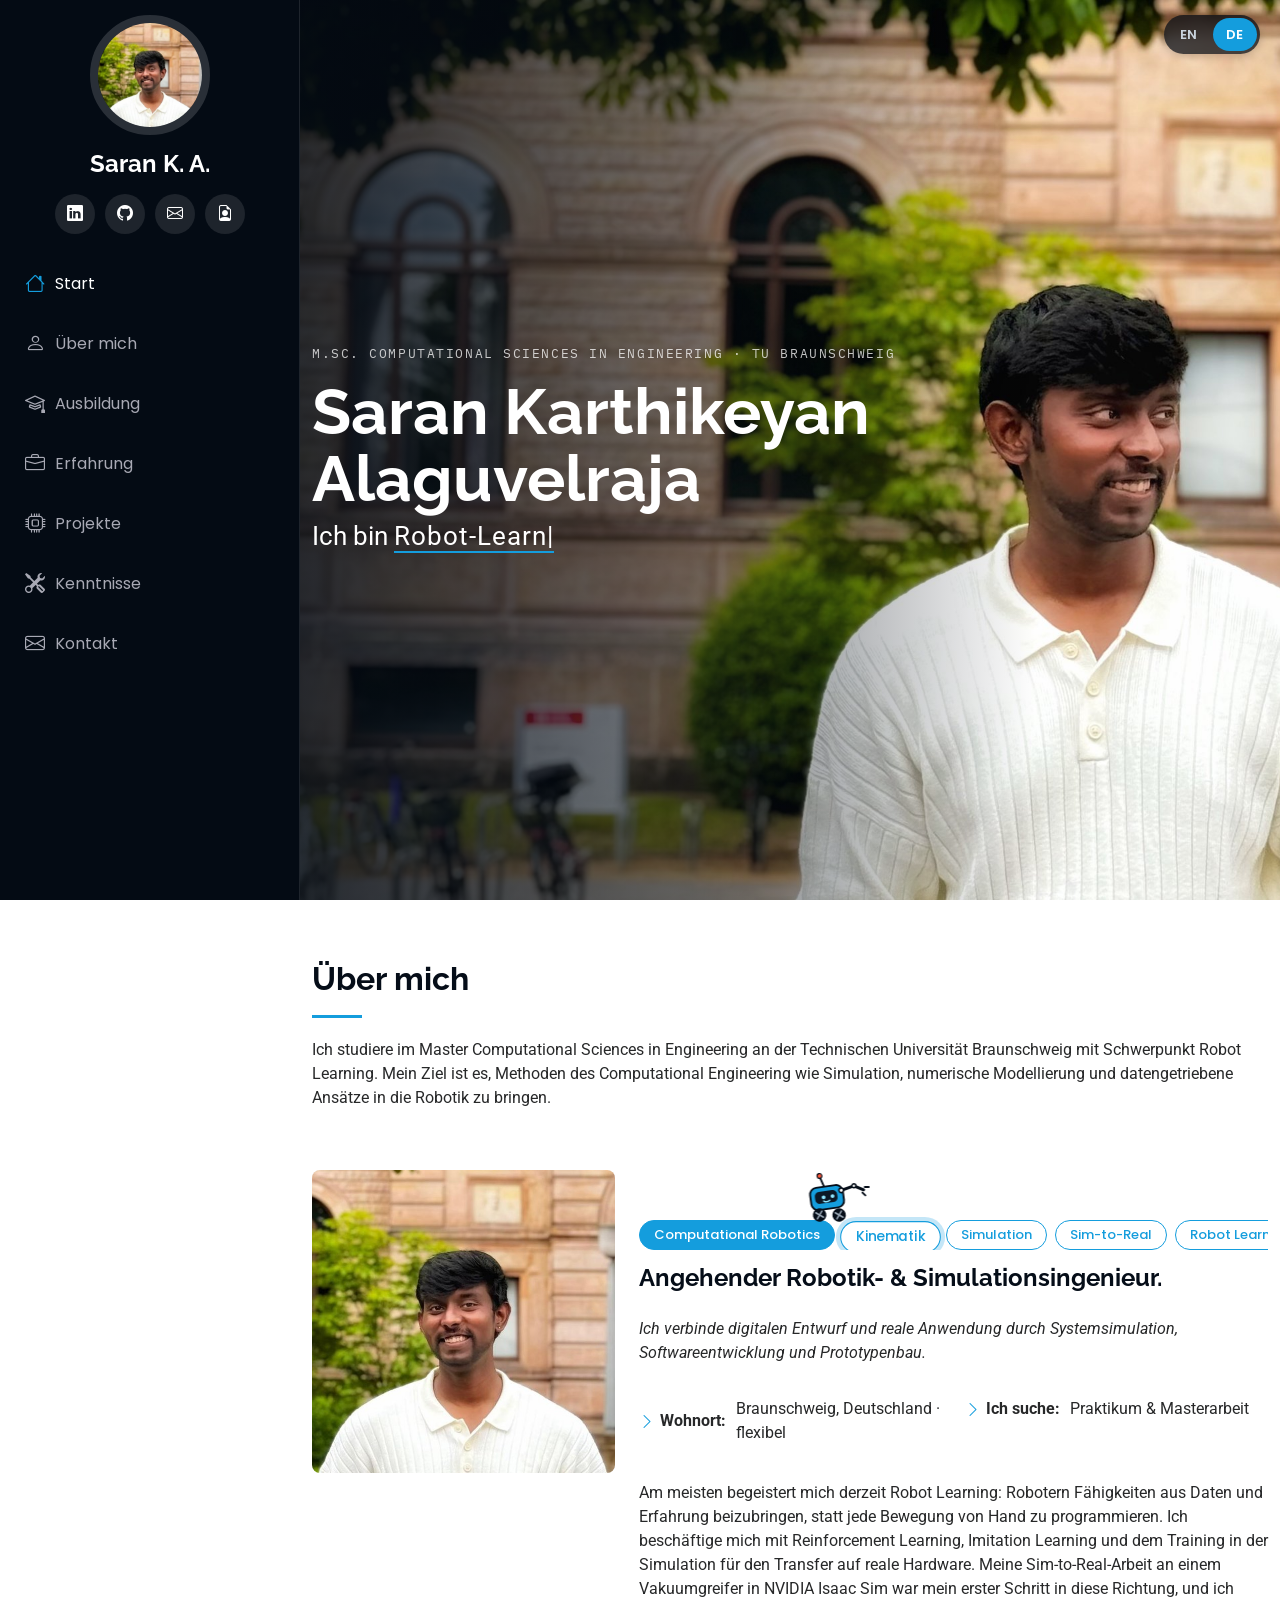
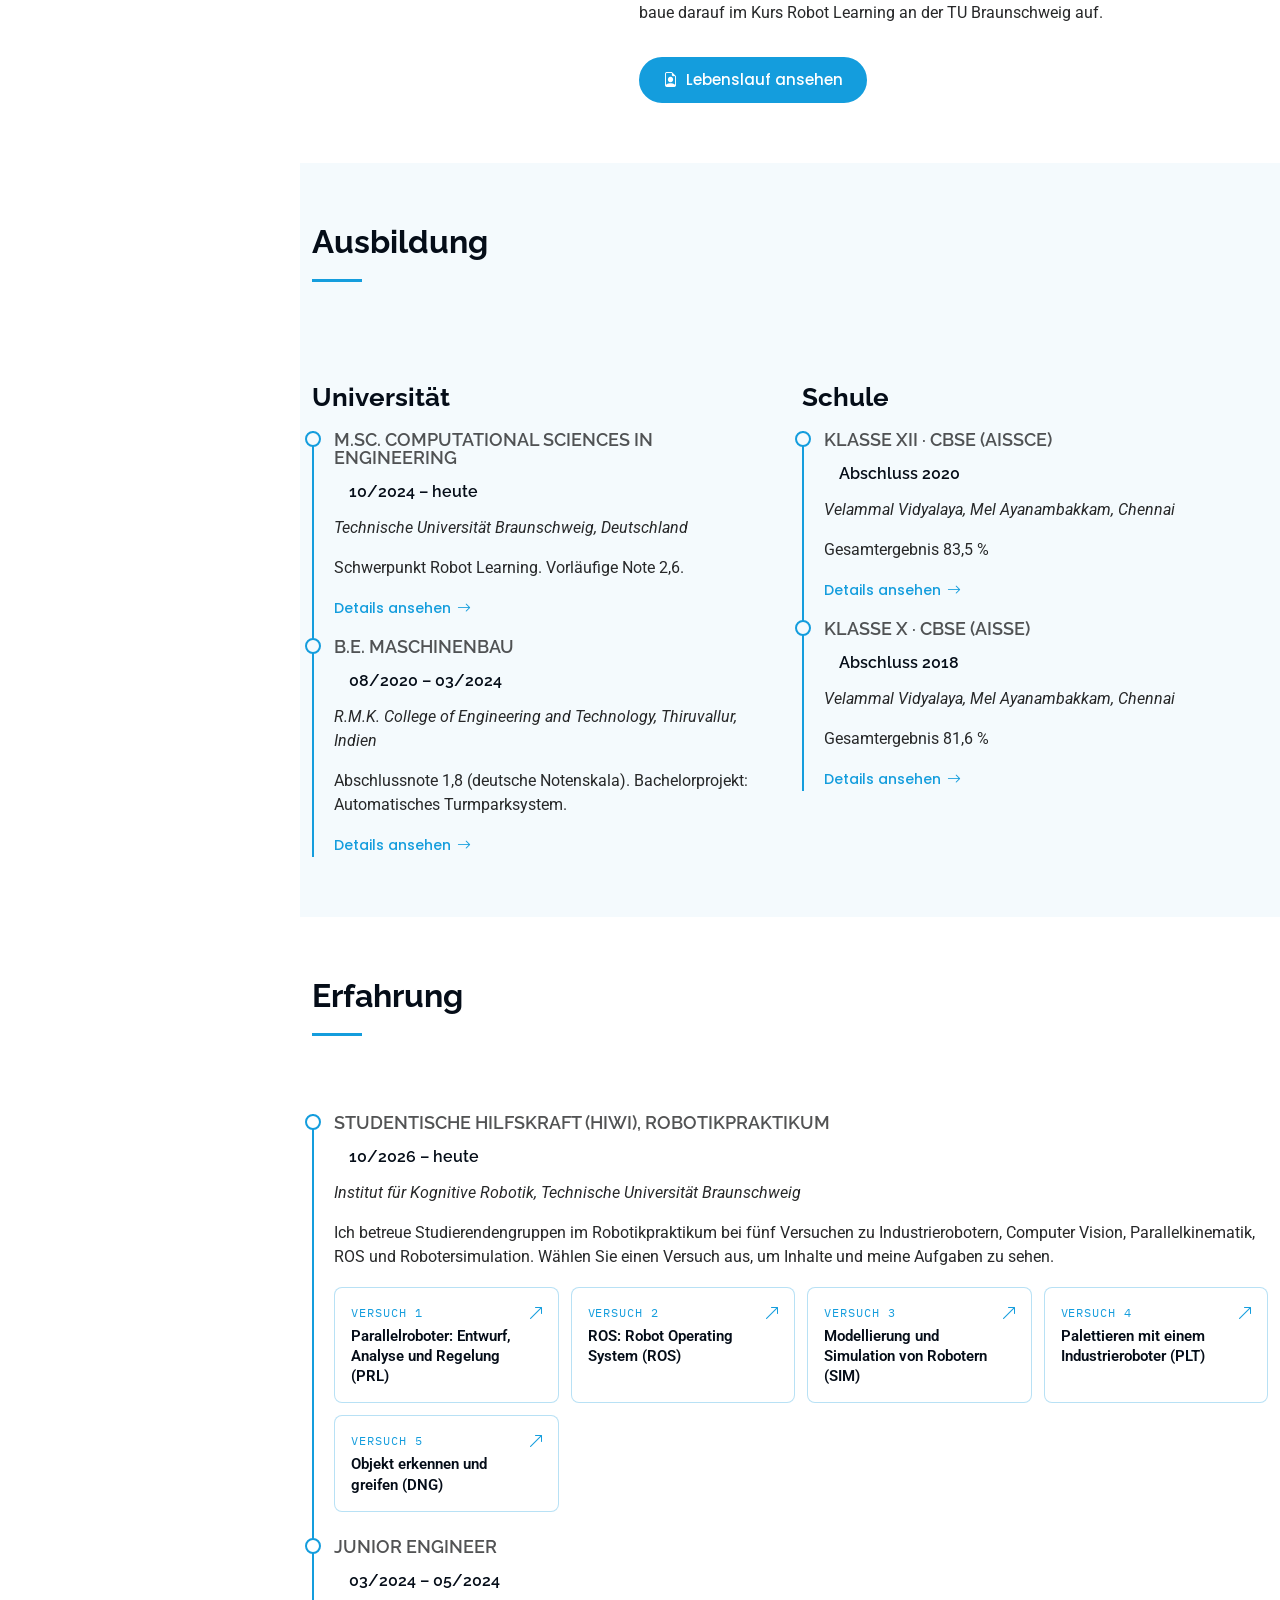
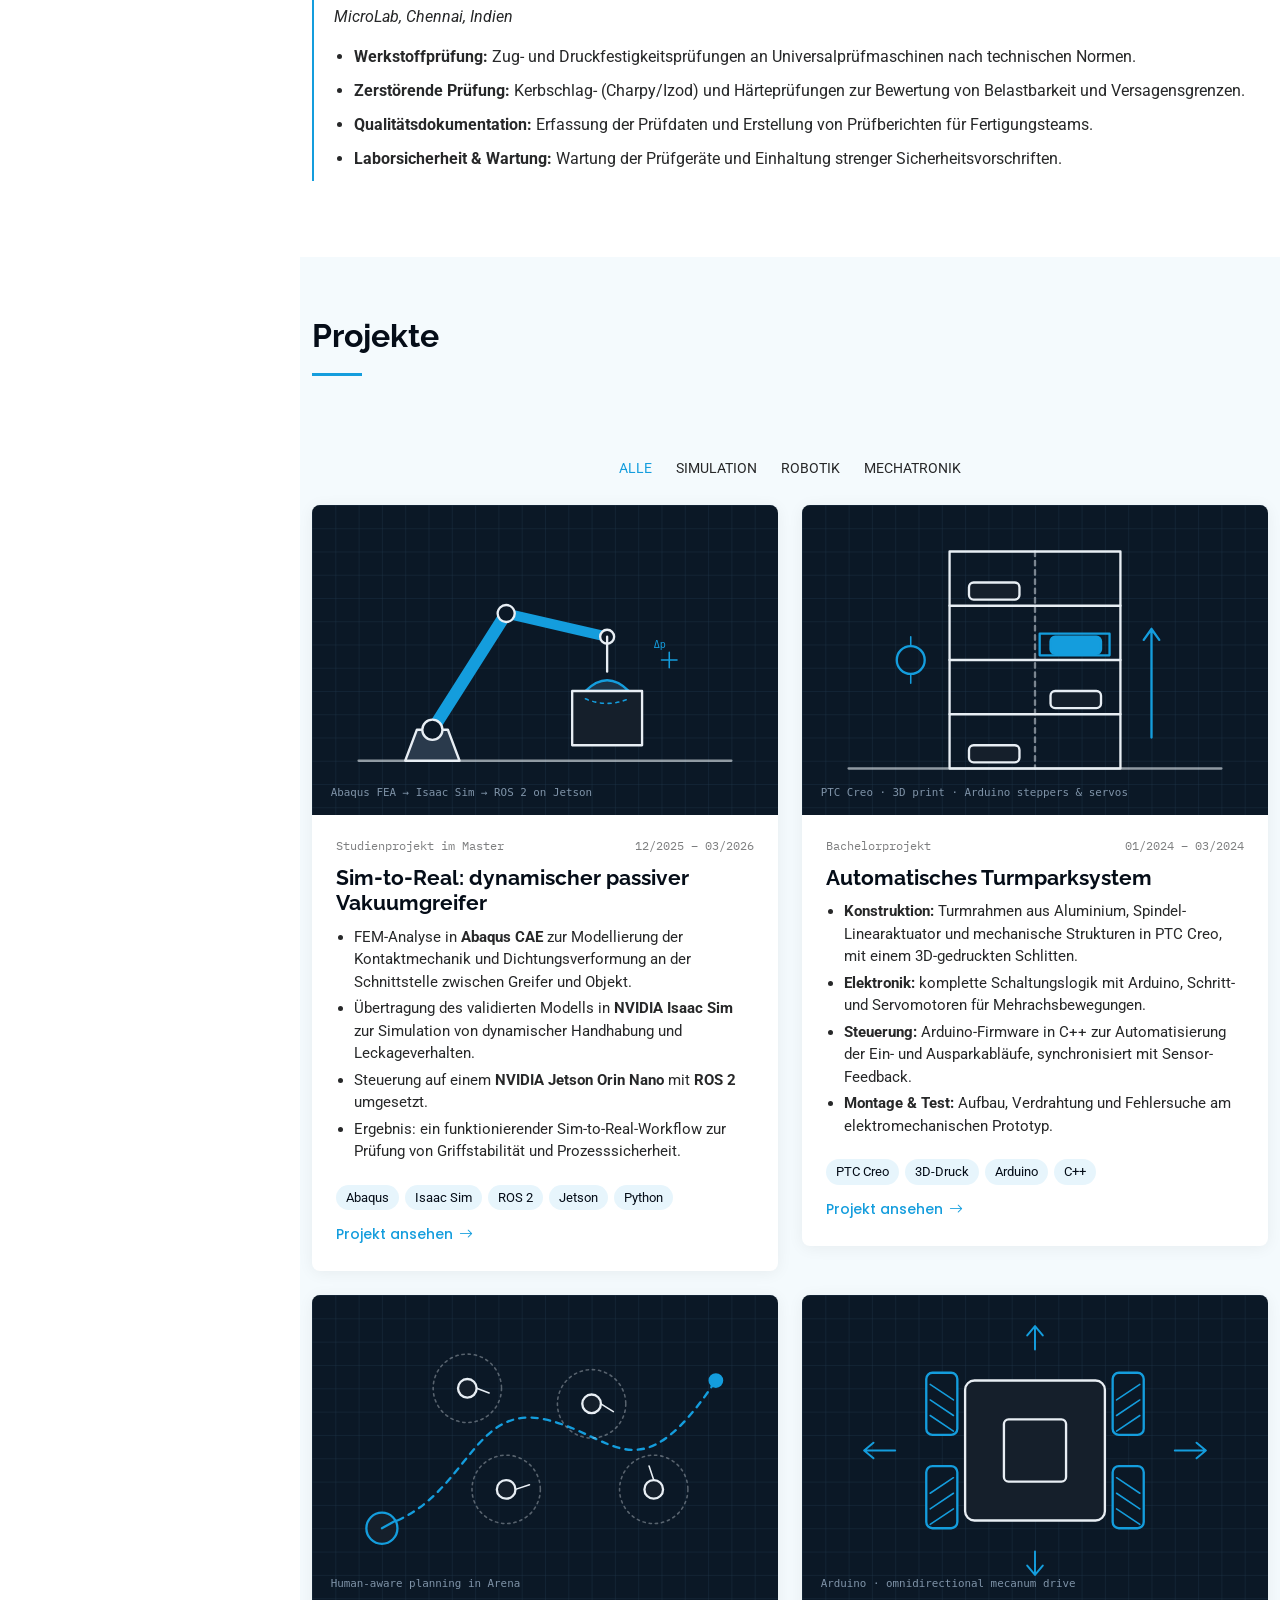
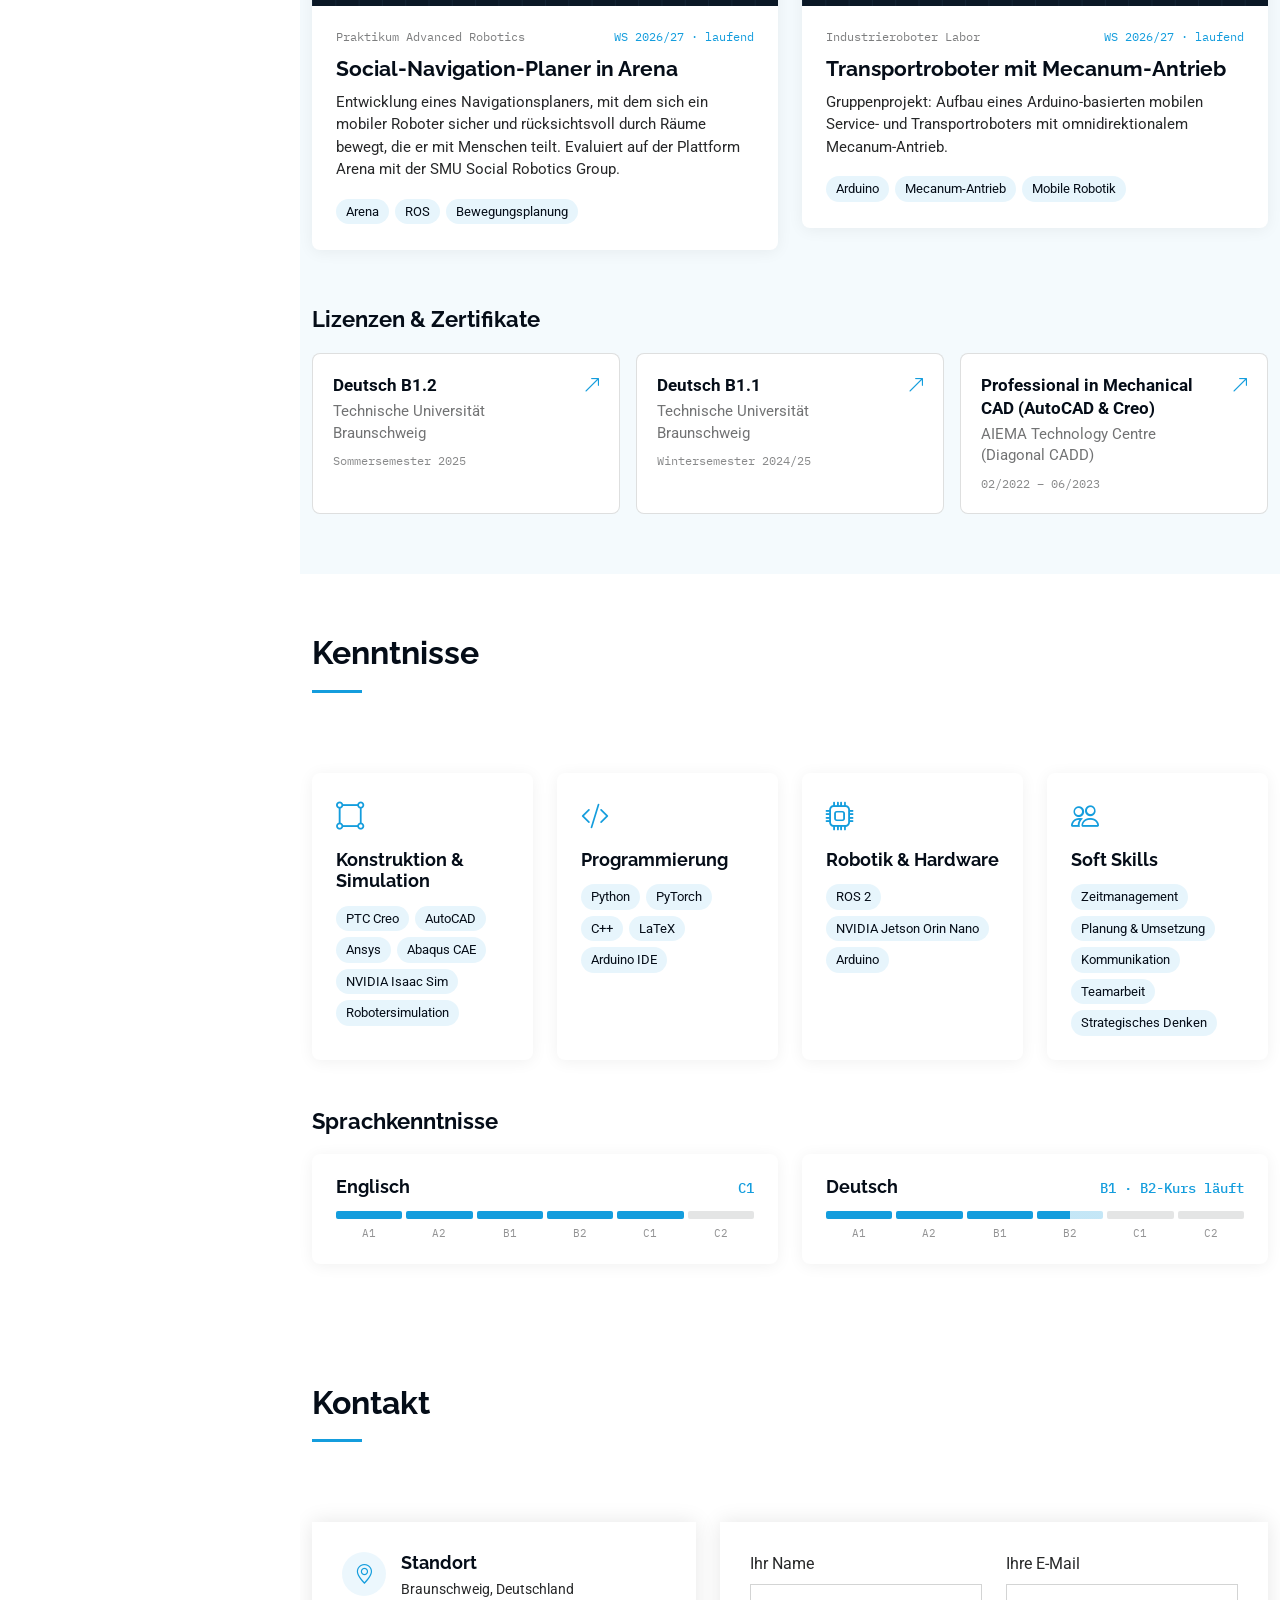
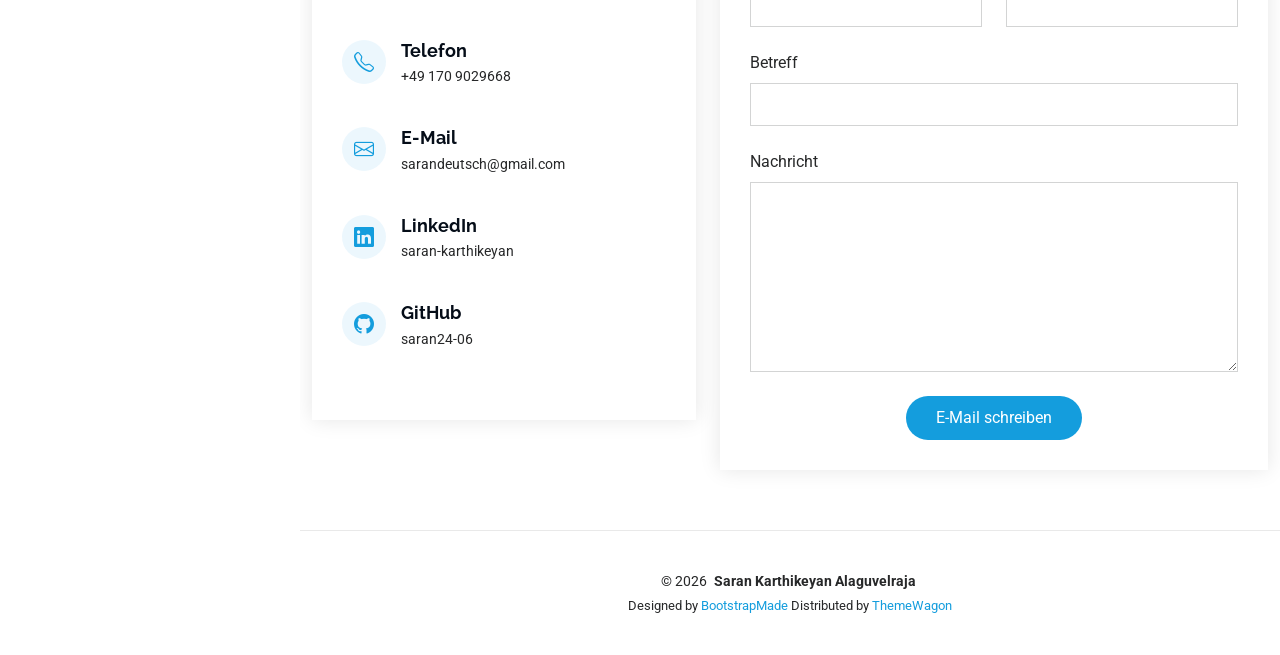
<file: de.html>
<!DOCTYPE html>
<html lang="de">

<head>
  <meta charset="utf-8">
  <meta content="width=device-width, initial-scale=1.0" name="viewport">
  <title>Saran Karthikeyan Alaguvelraja | Robotik &amp; Simulation</title>
  <meta content="Portfolio von Saran Karthikeyan Alaguvelraja, Masterstudent in Computational Sciences in Engineering an der TU Braunschweig, mit Schwerpunkt auf Robotik, Simulation und Sim-to-Real-Transfer." name="description">
  <meta content="Saran Karthikeyan Alaguvelraja, Robotik, Isaac Sim, ROS 2, Sim-to-Real, TU Braunschweig, Maschinenbau" name="keywords">

  <!-- Language versions -->
  <link rel="alternate" hreflang="en" href="https://saran24-06.github.io/">
  <link rel="alternate" hreflang="de" href="https://saran24-06.github.io/de.html">

  <!-- Favicons -->
  <link href="assets/img/favicon.png" rel="icon">
  <link href="assets/img/apple-touch-icon.png" rel="apple-touch-icon">

  <!-- Fonts -->
  <link href="https://fonts.googleapis.com" rel="preconnect">
  <link href="https://fonts.gstatic.com" rel="preconnect" crossorigin>
  <link href="https://fonts.googleapis.com/css2?family=Roboto:wght@300;400;500;700&family=Poppins:wght@400;500;600;700&family=Raleway:wght@500;600;700;800&family=IBM+Plex+Mono:wght@400;500&display=swap" rel="stylesheet">

  <!-- Vendor CSS Files -->
  <link href="assets/vendor/bootstrap/css/bootstrap.min.css" rel="stylesheet">
  <link href="assets/vendor/bootstrap-icons/bootstrap-icons.css" rel="stylesheet">
  <link href="assets/vendor/aos/aos.css" rel="stylesheet">
  <link href="assets/vendor/glightbox/css/glightbox.min.css" rel="stylesheet">
  <link href="assets/vendor/swiper/swiper-bundle.min.css" rel="stylesheet">

  <!-- Main CSS File -->
  <link href="assets/css/main.css" rel="stylesheet">
  <!-- Custom additions (hero photo, project cards, pop-ups, languages) -->
  <link href="assets/css/custom.css" rel="stylesheet">

  <!-- =======================================================
  * Template Name: iPortfolio
  * Template URL: https://bootstrapmade.com/iportfolio-bootstrap-portfolio-websites-template/
  * Updated: Jun 29 2024 with Bootstrap v5.3.3
  * Author: BootstrapMade.com
  * License: https://bootstrapmade.com/license/
  ======================================================== -->
</head>

<body class="index-page">

  <!-- Language switch (English page is index.html, German page is de.html) -->
  <nav class="lang-switch" aria-label="Sprache">
    <a href="index.html" hreflang="en" lang="en">EN</a>
    <a href="de.html" class="active" hreflang="de" lang="de" aria-current="page">DE</a>
  </nav>

  <header id="header" class="header dark-background d-flex flex-column">
    <i class="header-toggle d-xl-none bi bi-list"></i>

    <div class="profile-img">
      <img src="assets/img/profile.jpg" alt="Saran Karthikeyan Alaguvelraja" class="img-fluid rounded-circle">
    </div>

    <a href="de.html" class="logo d-flex align-items-center justify-content-center">
      <h1 class="sitename">Saran K. A.</h1>
    </a>

    <div class="social-links text-center">
      <a href="https://www.linkedin.com/in/saran-karthikeyan-8b158a219/" class="linkedin" target="_blank" rel="noopener" title="LinkedIn"><i class="bi bi-linkedin"></i></a>
      <a href="https://github.com/saran24-06" class="github" target="_blank" rel="noopener" title="GitHub"><i class="bi bi-github"></i></a>
      <a href="mailto:sarandeutsch@gmail.com" class="email" title="E-Mail"><i class="bi bi-envelope"></i></a>
      <a href="#" data-bs-toggle="modal" data-bs-target="#cvModal" title="Lebenslauf ansehen"><i class="bi bi-file-earmark-person"></i></a>
    </div>

    <nav id="navmenu" class="navmenu">
      <ul>
        <li><a href="#hero" class="active"><i class="bi bi-house navicon"></i> Start</a></li>
        <li><a href="#about"><i class="bi bi-person navicon"></i> Über mich</a></li>
        <li><a href="#education"><i class="bi bi-mortarboard navicon"></i> Ausbildung</a></li>
        <li><a href="#experience"><i class="bi bi-briefcase navicon"></i> Erfahrung</a></li>
        <li><a href="#portfolio"><i class="bi bi-cpu navicon"></i> Projekte</a></li>
        <li><a href="#skills"><i class="bi bi-tools navicon"></i> Kenntnisse</a></li>
        <li hidden><a href="#extracurricular"><i class="bi bi-stars navicon"></i> Freizeit</a></li> <!-- delete "hidden" to show again -->
        <li><a href="#contact"><i class="bi bi-envelope navicon"></i> Kontakt</a></li>
      </ul>
    </nav>

  </header>

  <main class="main">

    <!-- Hero Section: background photo (assets/img/hero.jpg) -->
    <section id="hero" class="hero section dark-background">

      <!-- Banner photo: portrait version on phones, landscape on larger screens -->
      <picture>
        <source media="(max-width: 767px)" srcset="assets/img/hero-mobile.jpg">
        <img src="assets/img/hero.jpg" alt="Saran Karthikeyan Alaguvelraja vor der TU Braunschweig" class="hero-photo" data-aos="fade-in">
      </picture>

      <div class="container" data-aos="fade-up" data-aos-delay="100">
        <p class="hero-eyebrow">M.Sc. Computational Sciences in Engineering · TU Braunschweig</p>
        <h2>Saran Karthikeyan<br>Alaguvelraja</h2>
        <p>Ich bin <span class="typed" data-typed-items="Robotik-Ingenieur, Robot-Learning-Enthusiast">Robotik-Ingenieur</span><span class="typed-cursor typed-cursor--blink" aria-hidden="true"></span></p>
      </div>

    </section><!-- /Hero Section -->

    <!-- About Section -->
    <section id="about" class="about section">

      <div class="container section-title" data-aos="fade-up">
        <h2>Über mich</h2>
        <p>Ich studiere im Master Computational Sciences in Engineering an der Technischen Universität Braunschweig mit Schwerpunkt Robot Learning. Mein Ziel ist es, Methoden des Computational Engineering wie Simulation, numerische Modellierung und datengetriebene Ansätze in die Robotik zu bringen.</p>
      </div>

      <div class="container" data-aos="fade-up" data-aos-delay="100">

        <div class="row gy-4 justify-content-center">
          <div class="col-lg-4">
            <img src="assets/img/profile.jpg" class="img-fluid about-photo" alt="Saran Karthikeyan Alaguvelraja">
          </div>
          <div class="col-lg-8 content">
            <!-- Scroll rover: drives along the tags as you scroll into About (assets/js/rover.js) -->
            <div class="tag-scroller" id="rover-scroll">
              <div class="rover-track" id="rover-track">
                <div class="rover" id="rover" aria-hidden="true">
                  <svg viewBox="0 0 96 80" width="72" height="60">
                    <g class="rv-body-group">
                      <line x1="34" y1="22" x2="30" y2="8" class="rv-line"/>
                      <circle cx="30" cy="7" r="3.2" class="rv-led"/>
                      <rect x="14" y="22" width="44" height="30" rx="9" class="rv-body"/>
                      <rect x="20" y="28" width="30" height="16" rx="6" class="rv-face"/>
                      <g class="rv-eyes"><circle cx="29" cy="36" r="2.6" class="rv-eye"/><circle cx="41" cy="36" r="2.6" class="rv-eye"/></g>
                      <path d="M31 41 q4 3 8 0" class="rv-smile"/>
                      <g class="rv-arm" transform="translate(56 30)">
                        <g class="rv-upper"><line x1="0" y1="0" x2="18" y2="0" class="rv-link"/>
                          <g class="rv-fore" transform="translate(18 0)"><line x1="0" y1="0" x2="14" y2="0" class="rv-link"/>
                            <path d="M14 -4 l5 -2 M14 4 l5 2" class="rv-claw"/><circle cx="0" cy="0" r="2.6" class="rv-joint"/></g>
                          <circle cx="0" cy="0" r="3" class="rv-joint"/></g>
                      </g>
                    </g>
                    <g class="rv-wheel" transform="translate(24 60)"><circle r="9" class="rv-tyre"/><line x1="-6" y1="0" x2="6" y2="0" class="rv-spoke"/><line x1="0" y1="-6" x2="0" y2="6" class="rv-spoke"/></g>
                    <g class="rv-wheel" transform="translate(50 60)"><circle r="9" class="rv-tyre"/><line x1="-6" y1="0" x2="6" y2="0" class="rv-spoke"/><line x1="0" y1="-6" x2="0" y2="6" class="rv-spoke"/></g>
                  </svg>
                </div>
                <div class="about-tags" id="about-tags"><span>Computational Robotics</span><span>Kinematik</span><span>Simulation</span><span>Sim-to-Real</span><span>Robot Learning</span></div>
              </div>
            </div>
            <h2>Angehender Robotik- &amp; Simulationsingenieur.</h2>
            <p class="fst-italic py-3">
              Ich verbinde digitalen Entwurf und reale Anwendung durch Systemsimulation, Softwareentwicklung und Prototypenbau.
            </p>
            <div class="row">
              <div class="col-lg-6">
                <ul>
                  <li><i class="bi bi-chevron-right"></i> <strong>Wohnort:</strong> <span>Braunschweig, Deutschland · flexibel</span></li>
                </ul>
              </div>
              <div class="col-lg-6">
                <ul>
                  <li><i class="bi bi-chevron-right"></i> <strong>Ich suche:</strong> <span>Praktikum &amp; Masterarbeit</span></li>
                </ul>
              </div>
            </div>
            <p class="py-3">
              Am meisten begeistert mich derzeit Robot Learning: Robotern Fähigkeiten aus Daten und Erfahrung beizubringen, statt jede Bewegung von Hand zu programmieren. Ich beschäftige mich mit Reinforcement Learning, Imitation Learning und dem Training in der Simulation für den Transfer auf reale Hardware. Meine Sim-to-Real-Arbeit an einem Vakuumgreifer in NVIDIA Isaac Sim war mein erster Schritt in diese Richtung, und ich baue darauf im Kurs Robot Learning an der TU Braunschweig auf.
            </p>
            <div class="about-actions">
              <button type="button" class="btn-cv primary" data-bs-toggle="modal" data-bs-target="#cvModal"><i class="bi bi-file-earmark-person"></i> Lebenslauf ansehen</button>
            </div>
          </div>
        </div>

      </div>

    </section><!-- /About Section -->

    <!-- Education Section -->
    <section id="education" class="resume education section light-background">

      <div class="container section-title" data-aos="fade-up">
        <h2>Ausbildung</h2>
      </div>

      <div class="container">
        <div class="row">

          <div class="col-lg-6" data-aos="fade-up" data-aos-delay="100">
            <h3 class="resume-title">Universität</h3>
            <div class="resume-item">
              <h4>M.Sc. Computational Sciences in Engineering</h4>
              <h5>10/2024 – heute</h5>
              <p><em>Technische Universität Braunschweig, Deutschland</em></p>
              <p>Schwerpunkt Robot Learning. Vorläufige Note 2,6.</p>
              <button type="button" class="detail-link" data-edu="edu-msc">Details ansehen <i class="bi bi-arrow-right"></i></button>
            </div>
            <div class="resume-item">
              <h4>B.E. Maschinenbau</h4>
              <h5>08/2020 – 03/2024</h5>
              <p><em>R.M.K. College of Engineering and Technology, Thiruvallur, Indien</em></p>
              <p>Abschlussnote 1,8 (deutsche Notenskala). Bachelorprojekt: Automatisches Turmparksystem.</p>
              <button type="button" class="detail-link" data-edu="edu-be">Details ansehen <i class="bi bi-arrow-right"></i></button>
            </div>
          </div>

          <div class="col-lg-6" data-aos="fade-up" data-aos-delay="200">
            <h3 class="resume-title">Schule</h3>
            <div class="resume-item">
              <h4>Klasse XII · CBSE (AISSCE)</h4>
              <h5>Abschluss 2020</h5>
              <p><em>Velammal Vidyalaya, Mel Ayanambakkam, Chennai</em></p>
              <p>Gesamtergebnis 83,5 %</p>
              <button type="button" class="detail-link" data-edu="edu-12">Details ansehen <i class="bi bi-arrow-right"></i></button>
            </div>
            <div class="resume-item">
              <h4>Klasse X · CBSE (AISSE)</h4>
              <h5>Abschluss 2018</h5>
              <p><em>Velammal Vidyalaya, Mel Ayanambakkam, Chennai</em></p>
              <p>Gesamtergebnis 81,6 %</p>
              <button type="button" class="detail-link" data-edu="edu-10">Details ansehen <i class="bi bi-arrow-right"></i></button>
            </div>
          </div>

        </div>
      </div>

    </section><!-- /Education Section -->

    <!-- Experience Section -->
    <section id="experience" class="resume experience section">

      <div class="container section-title" data-aos="fade-up">
        <h2>Erfahrung</h2>
      </div>

      <div class="container">

        <div class="resume-item" data-aos="fade-up" data-aos-delay="100">
          <h4>Studentische Hilfskraft (HiWi), Robotikpraktikum</h4>
          <h5>10/2026 – heute</h5>
          <p><em>Institut für Kognitive Robotik, Technische Universität Braunschweig</em></p>
          <p>Ich betreue Studierendengruppen im Robotikpraktikum bei fünf Versuchen zu Industrierobotern, Computer Vision, Parallelkinematik, ROS und Robotersimulation. Wählen Sie einen Versuch aus, um Inhalte und meine Aufgaben zu sehen.</p>

          <div class="topic-grid">
            <!-- Each button opens the experiment pop-up. Edit titles and texts in the TOPICS list near the end of this file. -->
            <button type="button" class="topic-card" data-topic="0"><span class="topic-no">Versuch 1</span><span class="topic-name">Titel folgt</span><i class="bi bi-arrow-up-right"></i></button>
            <button type="button" class="topic-card" data-topic="1"><span class="topic-no">Versuch 2</span><span class="topic-name">Titel folgt</span><i class="bi bi-arrow-up-right"></i></button>
            <button type="button" class="topic-card" data-topic="2"><span class="topic-no">Versuch 3</span><span class="topic-name">Titel folgt</span><i class="bi bi-arrow-up-right"></i></button>
            <button type="button" class="topic-card" data-topic="3"><span class="topic-no">Versuch 4</span><span class="topic-name">Titel folgt</span><i class="bi bi-arrow-up-right"></i></button>
            <button type="button" class="topic-card" data-topic="4"><span class="topic-no">Versuch 5</span><span class="topic-name">Titel folgt</span><i class="bi bi-arrow-up-right"></i></button>
          </div>
        </div>

        <div class="resume-item" data-aos="fade-up" data-aos-delay="200">
          <h4>Junior Engineer</h4>
          <h5>03/2024 – 05/2024</h5>
          <p><em>MicroLab, Chennai, Indien</em></p>
          <ul>
            <li><strong>Werkstoffprüfung:</strong> Zug- und Druckfestigkeitsprüfungen an Universalprüfmaschinen nach technischen Normen.</li>
            <li><strong>Zerstörende Prüfung:</strong> Kerbschlag- (Charpy/Izod) und Härteprüfungen zur Bewertung von Belastbarkeit und Versagensgrenzen.</li>
            <li><strong>Qualitätsdokumentation:</strong> Erfassung der Prüfdaten und Erstellung von Prüfberichten für Fertigungsteams.</li>
            <li><strong>Laborsicherheit &amp; Wartung:</strong> Wartung der Prüfgeräte und Einhaltung strenger Sicherheitsvorschriften.</li>
          </ul>
        </div>

      </div>

    </section><!-- /Experience Section -->

    <!-- Projects Section (uses the template's filterable portfolio grid) -->
    <section id="portfolio" class="portfolio section light-background">

      <div class="container section-title" data-aos="fade-up">
        <h2>Projekte</h2>
      </div>

      <div class="container">

        <div class="isotope-layout" data-default-filter="*" data-layout="fitRows" data-sort="original-order">

          <ul class="portfolio-filters isotope-filters" data-aos="fade-up" data-aos-delay="100">
            <li data-filter="*" class="filter-active">Alle</li>
            <li data-filter=".filter-sim">Simulation</li>
            <li data-filter=".filter-robotics">Robotik</li>
            <li data-filter=".filter-mechatronics">Mechatronik</li>
          </ul>

          <div class="row gy-4 isotope-container" data-aos="fade-up" data-aos-delay="200">

            <div class="col-lg-6 portfolio-item isotope-item filter-sim filter-robotics">
              <article class="project-card">
                <button type="button" class="project-img" data-bs-toggle="modal" data-bs-target="#projVacuum" title="Sim-to-Real: dynamischer passiver Vakuumgreifer">
                  <img src="assets/img/portfolio/vacuum-gripper.svg" class="img-fluid" alt="Zeichnung eines Roboterarms mit Sauggreifer, der eine Kiste hebt">
                </button>
                <div class="project-body">
                  <div class="project-meta"><span>Studienprojekt im Master</span><span>12/2025 – 03/2026</span></div>
                  <h3>Sim-to-Real: dynamischer passiver Vakuumgreifer</h3>
                  <ul>
                    <li>FEM-Analyse in <strong>Abaqus CAE</strong> zur Modellierung der Kontaktmechanik und Dichtungsverformung an der Schnittstelle zwischen Greifer und Objekt.</li>
                    <li>Übertragung des validierten Modells in <strong>NVIDIA Isaac Sim</strong> zur Simulation von dynamischer Handhabung und Leckageverhalten.</li>
                    <li>Steuerung auf einem <strong>NVIDIA Jetson Orin Nano</strong> mit <strong>ROS 2</strong> umgesetzt.</li>
                    <li>Ergebnis: ein funktionierender Sim-to-Real-Workflow zur Prüfung von Griffstabilität und Prozesssicherheit.</li>
                  </ul>
                  <div class="chips"><span>Abaqus</span><span>Isaac Sim</span><span>ROS 2</span><span>Jetson</span><span>Python</span></div>
                  <button type="button" class="detail-link" data-bs-toggle="modal" data-bs-target="#projVacuum">Projekt ansehen <i class="bi bi-arrow-right"></i></button>
                </div>
              </article>
            </div>

            <div class="col-lg-6 portfolio-item isotope-item filter-mechatronics">
              <article class="project-card">
                <button type="button" class="project-img" data-bs-toggle="modal" data-bs-target="#projTower" title="Automatisches Turmparksystem">
                  <img src="assets/img/portfolio/tower-parking.svg" class="img-fluid" alt="Zeichnung eines mehrstöckigen Parkturms mit Aufzug">
                </button>
                <div class="project-body">
                  <div class="project-meta"><span>Bachelorprojekt</span><span>01/2024 – 03/2024</span></div>
                  <h3>Automatisches Turmparksystem</h3>
                  <ul>
                    <li><strong>Konstruktion:</strong> Turmrahmen aus Aluminium, Spindel-Linearaktuator und mechanische Strukturen in PTC Creo, mit einem 3D-gedruckten Schlitten.</li>
                    <li><strong>Elektronik:</strong> komplette Schaltungslogik mit Arduino, Schritt- und Servomotoren für Mehrachsbewegungen.</li>
                    <li><strong>Steuerung:</strong> Arduino-Firmware in C++ zur Automatisierung der Ein- und Ausparkabläufe, synchronisiert mit Sensor-Feedback.</li>
                    <li><strong>Montage &amp; Test:</strong> Aufbau, Verdrahtung und Fehlersuche am elektromechanischen Prototyp.</li>
                  </ul>
                  <div class="chips"><span>PTC Creo</span><span>3D-Druck</span><span>Arduino</span><span>C++</span></div>
                  <button type="button" class="detail-link" data-bs-toggle="modal" data-bs-target="#projTower">Projekt ansehen <i class="bi bi-arrow-right"></i></button>
                </div>
              </article>
            </div>

            <div class="col-lg-6 portfolio-item isotope-item filter-robotics filter-sim">
              <article class="project-card">
                <a href="assets/img/portfolio/social-navigation.svg" class="glightbox project-img" data-gallery="projects" title="Social-Navigation-Planer">
                  <img src="assets/img/portfolio/social-navigation.svg" class="img-fluid" alt="Zeichnung eines Roboterpfads, der um Fußgänger herumführt">
                </a>
                <div class="project-body">
                  <div class="project-meta"><span>Praktikum Advanced Robotics</span><span class="in-progress">WS 2026/27 · laufend</span></div>
                  <h3>Social-Navigation-Planer in Arena</h3>
                  <p>Entwicklung eines Navigationsplaners, mit dem sich ein mobiler Roboter sicher und rücksichtsvoll durch Räume bewegt, die er mit Menschen teilt. Evaluiert auf der Plattform Arena mit der SMU Social Robotics Group.</p>
                  <div class="chips"><span>Arena</span><span>ROS</span><span>Bewegungsplanung</span></div>
                </div>
              </article>
            </div>

            <div class="col-lg-6 portfolio-item isotope-item filter-robotics filter-mechatronics">
              <article class="project-card">
                <a href="assets/img/portfolio/mecanum-robot.svg" class="glightbox project-img" data-gallery="projects" title="Transportroboter mit Mecanum-Antrieb">
                  <img src="assets/img/portfolio/mecanum-robot.svg" class="img-fluid" alt="Draufsicht eines Roboterfahrgestells mit Mecanum-Rädern">
                </a>
                <div class="project-body">
                  <div class="project-meta"><span>Industrieroboter Labor</span><span class="in-progress">WS 2026/27 · laufend</span></div>
                  <h3>Transportroboter mit Mecanum-Antrieb</h3>
                  <p>Gruppenprojekt: Aufbau eines Arduino-basierten mobilen Service- und Transportroboters mit omnidirektionalem Mecanum-Antrieb.</p>
                  <div class="chips"><span>Arduino</span><span>Mecanum-Antrieb</span><span>Mobile Robotik</span></div>
                </div>
              </article>
            </div>

          </div>

        </div>


        <div class="certs-block" data-aos="fade-up">
          <h3 class="sub-title">Lizenzen &amp; Zertifikate</h3>
          <div class="cert-grid">
            <button type="button" class="cert-tile" data-bs-toggle="modal" data-bs-target="#certB12">
              <span class="cert-name">Deutsch B1.2</span>
              <span class="cert-issuer">Technische Universität Braunschweig</span>
              <span class="cert-date">Sommersemester 2025</span>
              <i class="bi bi-arrow-up-right"></i>
            </button>
            <button type="button" class="cert-tile" data-bs-toggle="modal" data-bs-target="#certB11">
              <span class="cert-name">Deutsch B1.1</span>
              <span class="cert-issuer">Technische Universität Braunschweig</span>
              <span class="cert-date">Wintersemester 2024/25</span>
              <i class="bi bi-arrow-up-right"></i>
            </button>
            <button type="button" class="cert-tile" data-bs-toggle="modal" data-bs-target="#certModal">
              <span class="cert-name">Professional in Mechanical CAD (AutoCAD &amp; Creo)</span>
              <span class="cert-issuer">AIEMA Technology Centre (Diagonal CADD)</span>
              <span class="cert-date">02/2022 – 06/2023</span>
              <i class="bi bi-arrow-up-right"></i>
            </button>
          </div>
        </div>
      </div>

    </section><!-- /Projects Section -->

    <!-- Skills Section -->
    <section id="skills" class="skills section">

      <div class="container section-title" data-aos="fade-up">
        <h2>Kenntnisse</h2>
      </div>

      <div class="container" data-aos="fade-up" data-aos-delay="100">
        <div class="row gy-4">

          <div class="col-lg-3 col-md-6">
            <div class="skill-group">
              <i class="bi bi-bounding-box-circles"></i>
              <h4>Konstruktion &amp; Simulation</h4>
              <div class="chips">
                <span>PTC Creo</span><span>AutoCAD</span><span>Ansys</span><span>Abaqus CAE</span><span>NVIDIA Isaac Sim</span><span>Robotersimulation</span>
              </div>
            </div>
          </div>

          <div class="col-lg-3 col-md-6">
            <div class="skill-group">
              <i class="bi bi-code-slash"></i>
              <h4>Programmierung</h4>
              <div class="chips">
                <span>Python</span><span>PyTorch</span><span>C++</span><span>LaTeX</span><span>Arduino IDE</span>
              </div>
            </div>
          </div>

          <div class="col-lg-3 col-md-6">
            <div class="skill-group">
              <i class="bi bi-cpu"></i>
              <h4>Robotik &amp; Hardware</h4>
              <div class="chips">
                <span>ROS 2</span><span>NVIDIA Jetson Orin Nano</span><span>Arduino</span>
              </div>
            </div>
          </div>

          <div class="col-lg-3 col-md-6">
            <div class="skill-group">
              <i class="bi bi-people"></i>
              <h4>Soft Skills</h4>
              <div class="chips">
                <span>Zeitmanagement</span><span>Planung &amp; Umsetzung</span><span>Kommunikation</span><span>Teamarbeit</span><span>Strategisches Denken</span>
              </div>
            </div>
          </div>

        </div>

        <h3 class="sub-title" data-aos="fade-up">Sprachkenntnisse</h3>
        <div class="row gy-4" data-aos="fade-up" data-aos-delay="100">
          <!-- CEFR scale: fill = how many of A1 A2 B1 B2 C1 C2 are reached -->
          <div class="col-lg-6 col-md-6">
            <div class="lang-card">
              <div class="lang-head"><h4>Englisch</h4><span class="lang-level">C1</span></div>
              <div class="cefr" aria-label="Niveau C1"><i class="on"></i><i class="on"></i><i class="on"></i><i class="on"></i><i class="on"></i><i></i></div>
              <div class="cefr-scale"><span>A1</span><span>A2</span><span>B1</span><span>B2</span><span>C1</span><span>C2</span></div>
            </div>
          </div>
          <div class="col-lg-6 col-md-6">
            <div class="lang-card">
              <div class="lang-head"><h4>Deutsch</h4><span class="lang-level">B1 · B2-Kurs läuft</span></div>
              <div class="cefr" aria-label="Niveau B1, B2-Kurs läuft"><i class="on"></i><i class="on"></i><i class="on"></i><i class="part"></i><i></i><i></i></div>
              <div class="cefr-scale"><span>A1</span><span>A2</span><span>B1</span><span>B2</span><span>C1</span><span>C2</span></div>
            </div>
          </div>
        </div>
      </div>

    </section><!-- /Skills Section -->

    <!-- Extra-curricular Section: links to a separate, personal page (life.html) -->
    <section id="extracurricular" class="extracurricular section light-background" hidden> <!-- delete "hidden" to show again -->

      <div class="container section-title" data-aos="fade-up">
        <h2>Freizeit</h2>
        <p>Das Leben außerhalb des Labors, auf einer eigenen Seite.</p>
      </div>

      <div class="container" data-aos="fade-up" data-aos-delay="100">
        <a href="life.html" class="life-link">
          <span class="life-text">
            <strong>Jenseits der Robotik</strong>
            <span>Content, Filme, Musik, Sport und Alltag</span>
          </span>
          <i class="bi bi-arrow-right-circle"></i>
        </a>
      </div>

    </section><!-- /Extra-curricular Section -->

    <!-- Contact Section -->
    <section id="contact" class="contact section">

      <div class="container section-title" data-aos="fade-up">
        <h2>Kontakt</h2>
      </div>

      <div class="container" data-aos="fade-up" data-aos-delay="100">

        <div class="row gy-4">

          <div class="col-lg-5">
            <div class="info-wrap">
              <div class="info-item d-flex" data-aos="fade-up" data-aos-delay="200">
                <i class="bi bi-geo-alt flex-shrink-0"></i>
                <div>
                  <h3>Standort</h3>
                  <p>Braunschweig, Deutschland</p>
                </div>
              </div>

              <div class="info-item d-flex" data-aos="fade-up" data-aos-delay="300">
                <i class="bi bi-telephone flex-shrink-0"></i>
                <div>
                  <h3>Telefon</h3>
                  <p>+49 170 9029668</p>
                </div>
              </div>

              <div class="info-item d-flex" data-aos="fade-up" data-aos-delay="400">
                <i class="bi bi-envelope flex-shrink-0"></i>
                <div>
                  <h3>E-Mail</h3>
                  <p><a href="mailto:sarandeutsch@gmail.com">sarandeutsch@gmail.com</a></p>
                </div>
              </div>

              <div class="info-item d-flex" data-aos="fade-up" data-aos-delay="500">
                <i class="bi bi-linkedin flex-shrink-0"></i>
                <div>
                  <h3>LinkedIn</h3>
                  <p><a href="https://www.linkedin.com/in/saran-karthikeyan-8b158a219/" target="_blank" rel="noopener">saran-karthikeyan</a></p>
                </div>
              </div>

              <div class="info-item d-flex" data-aos="fade-up" data-aos-delay="600">
                <i class="bi bi-github flex-shrink-0"></i>
                <div>
                  <h3>GitHub</h3>
                  <p><a href="https://github.com/saran24-06" target="_blank" rel="noopener">saran24-06</a></p>
                </div>
              </div>
            </div>
          </div>

          <div class="col-lg-7">
            <!-- GitHub Pages can't run PHP, so this form opens the visitor's email app with the message filled in -->
            <form id="mail-form" class="php-email-form" data-aos="fade-up" data-aos-delay="200">
              <div class="row gy-4">
                <div class="col-md-6">
                  <label for="name-field" class="pb-2">Ihr Name</label>
                  <input type="text" name="name" id="name-field" class="form-control" required>
                </div>
                <div class="col-md-6">
                  <label for="email-field" class="pb-2">Ihre E-Mail</label>
                  <input type="email" class="form-control" name="email" id="email-field" required>
                </div>
                <div class="col-md-12">
                  <label for="subject-field" class="pb-2">Betreff</label>
                  <input type="text" class="form-control" name="subject" id="subject-field" required>
                </div>
                <div class="col-md-12">
                  <label for="message-field" class="pb-2">Nachricht</label>
                  <textarea class="form-control" name="message" rows="8" id="message-field" required></textarea>
                </div>
                <div class="col-md-12 text-center">
                  <button type="submit">E-Mail schreiben</button>
                </div>
              </div>
            </form>
          </div>

        </div>

      </div>

    </section><!-- /Contact Section -->

  </main>

  <!-- Education pop-up -->
  <div class="modal fade info-modal" id="eduModal" tabindex="-1" aria-labelledby="eduModalLabel" aria-hidden="true">
    <div class="modal-dialog modal-xl modal-dialog-centered modal-dialog-scrollable">
      <div class="modal-content">
        <div class="modal-header">
          <h2 class="modal-title" id="eduModalLabel">Ausbildung</h2>
          <button type="button" class="btn-close" data-bs-dismiss="modal" aria-label="Schließen"></button>
        </div>
        <div class="modal-body">

          <article class="edu-entry" id="edu-msc">
            <h3>Master of Science (M.Sc.) · Computational Sciences in Engineering</h3>
            <p class="edu-meta">Technische Universität Braunschweig · Braunschweig, Deutschland · Okt. 2024 – heute</p>
            <p>Ingenieurwissenschaftliche Vertiefung: Festkörper- und Strukturmechanik, mit eigenem Schwerpunkt auf Robotik und Robot Learning.</p>
            <ul>
              <li><strong>Vorläufige Note:</strong> 2,6</li>
              <li><strong>Studienprojekt:</strong> <em>FEM-basierte Untersuchung und Simulation des dynamischen Verhaltens von Vakuumgreifern in der passiven Vakuumhandhabung</em> · Note 1,7</li>
              <li><strong>Abgeschlossene Module:</strong> Gewöhnliche Differentialgleichungen, Partielle Differentialgleichungen, Numerische Methoden für gewöhnliche und partielle Differentialgleichungen, Algorithmen &amp; Programmierung, Lineare Kontinuumsmechanik, Nichtlineare Festkörpermechanik (1,7), Scientific Software Engineering – Labor, Robotik 1 – Technische und mathematische Grundlagen (1,7), Robotik 2 – Programmierung, Modellierung, Planung, Einführung in das Computational Engineering.</li>
              <li><strong>Geplante Module:</strong> Robot Learning, Mustererkennung, Industrieroboter, Industrieroboter Labor, Praktikum Advanced Robotics.</li>
            </ul>
          </article>

          <article class="edu-entry" id="edu-be">
            <h3>Bachelor of Engineering (B.E.) · Maschinenbau</h3>
            <p class="edu-meta">R.M.K. College of Engineering and Technology · Thiruvallur, Indien · Aug. 2020 – März 2024</p>
            <ul>
              <li><strong>Abschlussnote:</strong> 1,8 (deutsche Notenskala)</li>
              <li><strong>Bachelorprojekt:</strong> <em>Automatisches Turmparksystem</em>, ein mechatronischer Prototyp mit Aluminiumrahmen, einem Spindel-Linearaktuator mit 3D-gedrucktem Schlitten (PTC Creo), Arduino-gesteuerten Schritt- und Servomotoren und einer Steuerung in Arduino C++.</li>
            </ul>
          </article>

          <article class="edu-entry" id="edu-12">
            <h3>Klasse XII · Senior School Certificate Examination (CBSE)</h3>
            <p class="edu-meta">Velammal Vidyalaya, Mel Ayanambakkam · Chennai, Indien · Abschluss 2020</p>
            <ul>
              <li><strong>Gesamtergebnis:</strong> 83,5 %</li>
            </ul>
          </article>

          <article class="edu-entry" id="edu-10">
            <h3>Klasse X · Secondary School Examination (CBSE)</h3>
            <p class="edu-meta">Velammal Vidyalaya, Mel Ayanambakkam · Chennai, Indien · Abschluss 2018</p>
            <ul>
              <li><strong>Gesamtergebnis:</strong> 81,6 %</li>
            </ul>
          </article>

        </div>
      </div>
    </div>
  </div>

  <!-- Certificate pop-up -->
  <div class="modal fade info-modal" id="certModal" tabindex="-1" aria-labelledby="certModalLabel" aria-hidden="true">
    <div class="modal-dialog modal-xl modal-dialog-centered modal-dialog-scrollable">
      <div class="modal-content">
        <div class="modal-header">
          <h2 class="modal-title" id="certModalLabel">Zertifikat · Professional in Mechanical CAD</h2>
          <button type="button" class="btn-close" data-bs-dismiss="modal" aria-label="Schließen"></button>
        </div>
        <div class="modal-body">
          <p class="edu-meta">AIEMA Technology Centre (Diagonal CADD) · Ambattur Industrial Estate, Chennai · Feb. 2022 – Juni 2023 · Ausgestellt am 20.06.2023</p>
          <div class="cert-layout">
            <a href="assets/img/certificates/mechanical-cad.jpg" target="_blank" rel="noopener" class="cert-img">
              <img src="assets/img/certificates/mechanical-cad.jpg" alt="Abschlusszertifikat Professional in Mechanical CAD, AutoCAD und Creo, ausgestellt für A Saran Karthikeyan" loading="lazy">
            </a>
            <div class="cert-topics">
              <h3>Behandelte Themen</h3>
              <div class="topic-cols">
                <div>
                  <h4>AutoCAD</h4>
                  <p><strong>Konzeptionelles Zeichnen:</strong> Oberfläche, 2D-Grundelemente, Ändern, Zeichnungseinstellungen, parametrische Abhängigkeiten, Text und Umgrenzungen, Schraffuren und Tabellen, Express Tools und Einheiten, isometrischer Fang.</p>
                  <p><strong>Produktivitätswerkzeuge:</strong> Bemaßung, Blöcke und Attribute, DesignCenter und Ansichtsfenster, externe Referenzen, Seiteneinrichtung, Skripte sowie Wiederherstellen und Prüfen.</p>
                  <p><strong>3D-Modellierung:</strong> BKS, Volumenmodellierung und -bearbeitung, 3D-Operationen, Layouts, Plotten und Export, Rendering.</p>
                </div>
                <div>
                  <h4>PTC Creo</h4>
                  <p><strong>Teilemodellierung:</strong> Skizzierer und grundlegende Teilemodellierung, erweiterte Teilemodellierung, Beziehungen und Familientabellen.</p>
                  <p><strong>Baugruppen:</strong> Bottom-up- und Top-down-Konstruktion, Baugruppenbeziehungen, Familientabellen.</p>
                  <p><strong>Zeichnungsableitung:</strong> Ansichten, Projektionen, Bemaßung, Blatteinrichtung, Tabellen, Stücklisten-Positionsnummern.</p>
                  <p><strong>Blech:</strong> Laschen, Biegen, Matrize und Stempel, Formelemente.</p>
                  <p><strong>Formenbau:</strong> Ein- und Mehrkörperformen, Anguss- und Speisersysteme.</p>
                </div>
              </div>
            </div>
          </div>
        </div>
      </div>
    </div>
  </div>

  <div class="modal fade info-modal" id="certB12" tabindex="-1" aria-labelledby="certB12Label" aria-hidden="true">
    <div class="modal-dialog modal-xl modal-dialog-centered modal-dialog-scrollable">
      <div class="modal-content">
        <div class="modal-header">
          <h2 class="modal-title" id="certB12Label">Zertifikat · Deutsch B1.2</h2>
          <button type="button" class="btn-close" data-bs-dismiss="modal" aria-label="Schließen"></button>
        </div>
        <div class="modal-body">
          <div class="cert-layout">
            <a href="assets/img/certificates/german-b1-2.jpg" target="_blank" rel="noopener" class="cert-img"><img src="assets/img/certificates/german-b1-2.jpg" alt="Leistungsnachweis Deutsch B1.2, TU Braunschweig" loading="lazy"></a>
            <div class="cert-topics">
              <h3>Details</h3>
              <dl class="cert-facts"><div><dt>Aussteller</dt><dd>Technische Universität Braunschweig</dd></div><div><dt>Kurs</dt><dd>Deutsch B1.2</dd></div><div><dt>GER-Niveau</dt><dd>B1.2</dd></div><div><dt>Semester</dt><dd>Sommersemester 2025</dd></div><div><dt>Prüfung</dt><dd>Klausur (90 Min.) und mündliche Prüfung (15 Min.)</dd></div><div><dt>Note</dt><dd>3,7</dd></div><div><dt>Leistungspunkte</dt><dd>4 ECTS</dd></div></dl>
            </div>
          </div>
        </div>
      </div>
    </div>
  </div>

  <div class="modal fade info-modal" id="certB11" tabindex="-1" aria-labelledby="certB11Label" aria-hidden="true">
    <div class="modal-dialog modal-xl modal-dialog-centered modal-dialog-scrollable">
      <div class="modal-content">
        <div class="modal-header">
          <h2 class="modal-title" id="certB11Label">Zertifikat · Deutsch B1.1</h2>
          <button type="button" class="btn-close" data-bs-dismiss="modal" aria-label="Schließen"></button>
        </div>
        <div class="modal-body">
          <div class="cert-layout">
            <a href="assets/img/certificates/german-b1-1.jpg" target="_blank" rel="noopener" class="cert-img"><img src="assets/img/certificates/german-b1-1.jpg" alt="Leistungsnachweis Deutsch B1.1, TU Braunschweig International House" loading="lazy"></a>
            <div class="cert-topics">
              <h3>Details</h3>
              <dl class="cert-facts"><div><dt>Aussteller</dt><dd>Technische Universität Braunschweig, International House</dd></div><div><dt>Kurs</dt><dd>Deutsch B1.1</dd></div><div><dt>GER-Niveau</dt><dd>B1</dd></div><div><dt>Semester</dt><dd>Wintersemester 2024/25</dd></div><div><dt>Prüfung</dt><dd>Klausur (90 Min.) und mündliche Prüfung (15 Min.)</dd></div><div><dt>Note</dt><dd>3,7</dd></div><div><dt>Leistungspunkte</dt><dd>4 ECTS</dd></div></dl>
            </div>
          </div>
        </div>
      </div>
    </div>
  </div>

  <!-- Project pop-up: Sim-to-Real Dynamic Passive Vacuum Gripper.
       data-public="true" shows the GitHub button; "false" shows "Code: private for now" instead. -->
  <div class="modal fade project-modal" id="projVacuum" tabindex="-1" aria-labelledby="projVacuumLabel" aria-hidden="true" data-public="false">
    <div class="modal-dialog modal-xl modal-dialog-centered modal-dialog-scrollable">
      <div class="modal-content">
        <div class="modal-header">
          <div>
            <p class="proj-eyebrow">Studienprojekt im Master · 12/2025 – 03/2026</p>
            <h2 class="modal-title" id="projVacuumLabel">Sim-to-Real: dynamischer passiver Vakuumgreifer</h2>
            <p class="proj-sub">Institut für Werkzeugmaschinen und Fertigungstechnik (IWF), TU Braunschweig · Note 1,7</p>
          </div>
          <button type="button" class="btn-close" data-bs-dismiss="modal" aria-label="Schließen"></button>
        </div>
        <div class="proj-bar">
          <ul class="nav proj-tabs" role="tablist">
            <li class="nav-item" role="presentation"><button class="nav-link active" data-bs-toggle="tab" data-bs-target="#projVacuum-overview" type="button" role="tab">Überblick</button></li>
            <li class="nav-item" role="presentation"><button class="nav-link" data-bs-toggle="tab" data-bs-target="#projVacuum-gallery" type="button" role="tab">Galerie</button></li>
          </ul>
          <a class="btn-repo" href="https://github.com/saran24-06/passive-vacuum-gripper-simulation" target="_blank" rel="noopener" data-repo><i class="bi bi-github"></i> Code auf GitHub ansehen</a>
          <span class="btn-repo is-private" data-repo-private><i class="bi bi-lock"></i> Code: vorerst privat</span>
        </div>
        <div class="modal-body">
          <div class="tab-content">

            <div class="tab-pane fade show active" id="projVacuum-overview" role="tabpanel">
              <div class="proj-overview">
                <figure class="proj-hero">
                  <img data-src="assets/projects/vacuum-gripper/compression_and_lift.gif" alt="Animiertes FE-Modell des Saugnapfs beim Komprimieren, Abdichten und Anheben eines Objekts">
                  <figcaption>FE-Modell: Kompression, Abdichtung und Anheben</figcaption>
                </figure>
                <div class="proj-text">
                  <p>Ein hybrides Simulations-Framework, das vorhersagt, wie ein passiver Vakuumsauggreifer abdichtet, Vakuum aufbaut, ein Objekt anhebt und wieder loslässt. Ein nichtlineares Finite-Elemente-Modell in Abaqus bildet die Verformung des Elastomer-Faltenbalgs ab. Das entstehende Vakuum wird aus dem Hohlraumvolumen berechnet, in das Modell zurückgeführt und steuert eine Greifaufgabe mit einem Franka Emika Panda in NVIDIA Isaac Sim.</p>
                  <h3>Meine Arbeit</h3>
                  <ul>
                    <li>Aufbau eines 2D-axialsymmetrischen FE-Modells mit Mooney-Rivlin-Material (NBR-55), Reibungs- und Selbstkontakt sowie verfeinertem Netz an der Dichtlippe.</li>
                    <li>Erkennung des Abdichtzeitpunkts über Kontaktöffnung und Kontaktdruck an einem Ring von Lippenknoten.</li>
                    <li>Berechnung des Hohlraumvolumens in jedem Inkrement und Ableitung des Unterdrucks mit dem Gesetz von Boyle-Mariotte.</li>
                    <li>Automatisierung der gesamten Schleife in Python: Druck zurück in die Eingabedatei schreiben, Anheben neu rechnen, anschließend Abzugsversuch für die Haltekraft.</li>
                    <li>Nutzung der Druck-Weg-Kurve als Ersatzmodell in Isaac Sim: Eine Zustandsmaschine für den Franka greift und hebt an, sobald das Vakuum 0,020 MPa übersteigt.</li>
                  </ul>
                  <h3>Wichtigste Ergebnisse</h3>
                  <ul>
                    <li>Unterdruck von etwa −0,025 MPa beim vollen Hub von 16 mm.</li>
                    <li>Maximale Von-Mises-Spannung von etwa 0,28 MPa, weit unter der Festigkeit von NBR-Gummi.</li>
                    <li>Die Dichtung bleibt beim Anheben geschlossen, und die Haltekraft übersteigt die geforderten 2,3 N.</li>
                    <li>Haltezeit von etwa 66 s bei einer angenommenen Leckrate von 10 cm³/min.</li>
                  </ul>
                  <p class="proj-note">Nächster Schritt: Validierung der Vorhersagen am realen Franka-Aufbau.</p>
                  <div class="chips"><span>Abaqus/CAE 2024</span><span>Python (ODB API)</span><span>NVIDIA Isaac Sim</span><span>Lula IK</span><span>ROS 2</span><span>Jetson Orin Nano</span><span>PTC Creo</span></div>
                </div>
              </div>
            </div>

            <div class="tab-pane fade" id="projVacuum-gallery" role="tabpanel">
              <div class="proj-gallery">
              <figure>
                <button type="button" class="proj-shot" aria-label="Vergrößern: Axialsymmetrisches FE-Modell: Kompression, Abdichtung und Anheben"><img data-src="assets/projects/vacuum-gripper/compression_and_lift.gif" alt="Axialsymmetrisches FE-Modell: Kompression, Abdichtung und Anheben" loading="lazy"></button>
                <figcaption>Axialsymmetrisches FE-Modell: Kompression, Abdichtung und Anheben</figcaption>
              </figure>
              <figure>
                <button type="button" class="proj-shot" aria-label="Vergrößern: Gekoppeltes Vakuum-Struktur-Anheben, in 3D rotiert"><img data-src="assets/projects/vacuum-gripper/lifting_3d.gif" alt="Gekoppeltes Vakuum-Struktur-Anheben, in 3D rotiert" loading="lazy"></button>
                <figcaption>Gekoppeltes Vakuum-Struktur-Anheben, in 3D rotiert</figcaption>
              </figure>
              <figure>
                <button type="button" class="proj-shot" aria-label="Vergrößern: Abzugsversuch: Die Dichtlippe löst sich ab"><img data-src="assets/projects/vacuum-gripper/pull_off.gif" alt="Abzugsversuch: Die Dichtlippe löst sich ab" loading="lazy"></button>
                <figcaption>Abzugsversuch: Die Dichtlippe löst sich ab</figcaption>
              </figure>
              <figure>
                <button type="button" class="proj-shot" aria-label="Vergrößern: FE-Netz, an der Dichtlippe verfeinert"><img data-src="assets/projects/vacuum-gripper/fea_mesh.jpg" alt="FE-Netz, an der Dichtlippe verfeinert" loading="lazy"></button>
                <figcaption>FE-Netz, an der Dichtlippe verfeinert</figcaption>
              </figure>
              <figure>
                <button type="button" class="proj-shot" aria-label="Vergrößern: Unverformter Faltenbalg (t = 0)"><img data-src="assets/projects/vacuum-gripper/deformation_kinematic_1.jpg" alt="Unverformter Faltenbalg (t = 0)" loading="lazy"></button>
                <figcaption>Unverformter Faltenbalg (t = 0)</figcaption>
              </figure>
              <figure>
                <button type="button" class="proj-shot" aria-label="Vergrößern: Maximale Kompression (16 mm Hub)"><img data-src="assets/projects/vacuum-gripper/deformation_kinematic_2.jpg" alt="Maximale Kompression (16 mm Hub)" loading="lazy"></button>
                <figcaption>Maximale Kompression (16 mm Hub)</figcaption>
              </figure>
              <figure>
                <button type="button" class="proj-shot" aria-label="Vergrößern: Kontaktdruck beim Abdichten"><img data-src="assets/projects/vacuum-gripper/cpress_seal.jpg" alt="Kontaktdruck beim Abdichten" loading="lazy"></button>
                <figcaption>Kontaktdruck beim Abdichten</figcaption>
              </figure>
              <figure>
                <button type="button" class="proj-shot" aria-label="Vergrößern: Berechneter Unterdruck während des Hubs"><img data-src="assets/projects/vacuum-gripper/pressure_vs_displacement.jpg" alt="Berechneter Unterdruck während des Hubs" loading="lazy"></button>
                <figcaption>Berechneter Unterdruck während des Hubs</figcaption>
              </figure>
              <figure>
                <button type="button" class="proj-shot" aria-label="Vergrößern: Lastfolge: Kompression, Halten, Abziehen"><img data-src="assets/projects/vacuum-gripper/load_sequence.jpg" alt="Lastfolge: Kompression, Halten, Abziehen" loading="lazy"></button>
                <figcaption>Lastfolge: Kompression, Halten, Abziehen</figcaption>
              </figure>
              <figure>
                <button type="button" class="proj-shot" aria-label="Vergrößern: Greifer am Franka-Flansch (Isaac Sim)"><img data-src="assets/projects/vacuum-gripper/isaac_flange_1.jpg" alt="Greifer am Franka-Flansch (Isaac Sim)" loading="lazy"></button>
                <figcaption>Greifer am Franka-Flansch (Isaac Sim)</figcaption>
              </figure>
              <figure>
                <button type="button" class="proj-shot" aria-label="Vergrößern: Isaac Sim: Annäherung"><img data-src="assets/projects/vacuum-gripper/isaac_approach.jpg" alt="Isaac Sim: Annäherung" loading="lazy"></button>
                <figcaption>Isaac Sim: Annäherung</figcaption>
              </figure>
              <figure>
                <button type="button" class="proj-shot" aria-label="Vergrößern: Isaac Sim: Kontakt"><img data-src="assets/projects/vacuum-gripper/isaac_contact.jpg" alt="Isaac Sim: Kontakt" loading="lazy"></button>
                <figcaption>Isaac Sim: Kontakt</figcaption>
              </figure>
              <figure>
                <button type="button" class="proj-shot" aria-label="Vergrößern: Isaac Sim: Greifen und Anheben"><img data-src="assets/projects/vacuum-gripper/isaac_grasp.jpg" alt="Isaac Sim: Greifen und Anheben" loading="lazy"></button>
                <figcaption>Isaac Sim: Greifen und Anheben</figcaption>
              </figure>
              </div>
            </div>

          </div>
        </div>
      </div>
    </div>
  </div>

  <!-- Project pop-up: Automated Tower Parking System.
       data-public="true" shows the GitHub button; "false" shows "Code: private for now" instead. -->
  <div class="modal fade project-modal" id="projTower" tabindex="-1" aria-labelledby="projTowerLabel" aria-hidden="true" data-public="true">
    <div class="modal-dialog modal-xl modal-dialog-centered modal-dialog-scrollable">
      <div class="modal-content">
        <div class="modal-header">
          <div>
            <p class="proj-eyebrow">Bachelorprojekt · 01/2024 – 03/2024</p>
            <h2 class="modal-title" id="projTowerLabel">Automatisches Turmparksystem</h2>
            <p class="proj-sub">R.M.K. College of Engineering and Technology · Gruppenprojekt</p>
          </div>
          <button type="button" class="btn-close" data-bs-dismiss="modal" aria-label="Schließen"></button>
        </div>
        <div class="proj-bar">
          <ul class="nav proj-tabs" role="tablist">
            <li class="nav-item" role="presentation"><button class="nav-link active" data-bs-toggle="tab" data-bs-target="#projTower-overview" type="button" role="tab">Überblick</button></li>
            <li class="nav-item" role="presentation"><button class="nav-link" data-bs-toggle="tab" data-bs-target="#projTower-gallery" type="button" role="tab">Galerie</button></li>
          </ul>
          <a class="btn-repo" href="https://github.com/saran24-06/automated-tower-parking-system" target="_blank" rel="noopener" data-repo><i class="bi bi-github"></i> Code auf GitHub ansehen</a>
          <span class="btn-repo is-private" data-repo-private><i class="bi bi-lock"></i> Code: vorerst privat</span>
        </div>
        <div class="modal-body">
          <div class="tab-content">

            <div class="tab-pane fade show active" id="projTower-overview" role="tabpanel">
              <div class="proj-overview">
                <figure class="proj-hero">
                  <video controls playsinline preload="none" poster="assets/projects/tower-parking/demo-poster.jpg" aria-label="Demovideo: Einparken eines Autos">
                    <source src="assets/projects/tower-parking/demo.mp4" type="video/mp4">
                  </video>
                  <figcaption>Demovideo (Echtzeit, 1:21): Einparken eines Autos</figcaption>
                </figure>
                <div class="proj-text">
                  <p>Ein funktionsfähiges Modell eines Turmparksystems. Der Fahrer gibt einen Code am Tastenfeld ein, ein Spindelaufzug bringt das Auto zu einem von sechs Stellplätzen auf zwei Ebenen, und ein LCD zeigt in Echtzeit, welche Plätze frei sind. Abschlussprojekt in einer Gruppe.</p>
                  <h3>Highlights</h3>
                  <ul>
                    <li>Turmrahmen aus Aluminium, Spindel-Linearaktuator mit 3D-gedrucktem Schlitten, servogetriebener Hubarm und auskragende Paletten, konstruiert in AutoCAD und PTC Creo.</li>
                    <li>Ein- und Ausparkabläufe per Tastenfeld für 6 Stellplätze auf 2 Ebenen. Zum Beispiel parkt B2* ein Auto auf Ebene B, Platz 2.</li>
                    <li>Stellplatzbelegung in Echtzeit über 6 IR-Sensoren, angezeigt auf einem I2C-LCD.</li>
                    <li>Drei Arduino-UNO-Boards für Aufzugssteuerung, Stellplatzanzeige sowie Ein- und Ausfahrtsschranken; Schaltungen in Tinkercad simuliert.</li>
                    <li>Gesamtkosten des Aufbaus von etwa 12.200 ₹.</li>
                  </ul>
                  <div class="chips"><span>Arduino UNO</span><span>C++</span><span>Schritt- &amp; Servomotoren</span><span>IR-Sensoren</span><span>AutoCAD</span><span>PTC Creo</span><span>3D-Druck</span><span>Tinkercad</span></div>
                </div>
              </div>
            </div>

            <div class="tab-pane fade" id="projTower-gallery" role="tabpanel">
              <div class="proj-gallery">
              <figure>
                <button type="button" class="proj-shot" aria-label="Vergrößern: Fertiges Funktionsmodell"><img data-src="assets/projects/tower-parking/model_front.jpg" alt="Fertiges Funktionsmodell" loading="lazy"></button>
                <figcaption>Fertiges Funktionsmodell</figcaption>
              </figure>
              <figure>
                <button type="button" class="proj-shot" aria-label="Vergrößern: Prototyp des Linearaktuators"><img data-src="assets/projects/tower-parking/linear_actuator_prototype.jpg" alt="Prototyp des Linearaktuators" loading="lazy"></button>
                <figcaption>Prototyp des Linearaktuators</figcaption>
              </figure>
              <figure>
                <button type="button" class="proj-shot" aria-label="Vergrößern: Ablaufdiagramm der Steuerung für alle 12 Ein- und Ausparkfälle"><img data-src="assets/projects/tower-parking/flowchart.jpg" alt="Ablaufdiagramm der Steuerung für alle 12 Ein- und Ausparkfälle" loading="lazy"></button>
                <figcaption>Ablaufdiagramm der Steuerung für alle 12 Ein- und Ausparkfälle</figcaption>
              </figure>
              <figure>
                <button type="button" class="proj-shot" aria-label="Vergrößern: Blockschaltbild: Aufzug (Linearaktuator)"><img data-src="assets/projects/tower-parking/block_diagram_lift.jpg" alt="Blockschaltbild: Aufzug (Linearaktuator)" loading="lazy"></button>
                <figcaption>Blockschaltbild: Aufzug (Linearaktuator)</figcaption>
              </figure>
              <figure>
                <button type="button" class="proj-shot" aria-label="Vergrößern: Blockschaltbild: Stellplatzbelegung"><img data-src="assets/projects/tower-parking/block_diagram_slot_display.jpg" alt="Blockschaltbild: Stellplatzbelegung" loading="lazy"></button>
                <figcaption>Blockschaltbild: Stellplatzbelegung</figcaption>
              </figure>
              <figure>
                <button type="button" class="proj-shot" aria-label="Vergrößern: Blockschaltbild: Ein- und Ausfahrtsschranken"><img data-src="assets/projects/tower-parking/block_diagram_gates.jpg" alt="Blockschaltbild: Ein- und Ausfahrtsschranken" loading="lazy"></button>
                <figcaption>Blockschaltbild: Ein- und Ausfahrtsschranken</figcaption>
              </figure>
              </div>
            </div>

          </div>
        </div>
      </div>
    </div>
  </div>

  <!-- Lab topic pop-up (filled from the TOPICS list below) -->
  <div class="modal fade topic-modal" id="topicModal" tabindex="-1" aria-labelledby="topicModalLabel" aria-hidden="true">
    <div class="modal-dialog modal-lg modal-dialog-centered modal-dialog-scrollable">
      <div class="modal-content">
        <div class="modal-header">
          <div>
            <p class="topic-modal-no" id="topicModalNo">Versuch 1</p>
            <h2 class="modal-title" id="topicModalLabel">Titel</h2>
          </div>
          <button type="button" class="btn-close" data-bs-dismiss="modal" aria-label="Schließen"></button>
        </div>
        <div class="modal-body" id="topicModalBody"></div>
      </div>
    </div>
  </div>

  <!-- CV pop-up (opened from About, hero and sidebar) -->
  <div class="modal fade cv-modal" id="cvModal" tabindex="-1" aria-labelledby="cvModalLabel" aria-hidden="true">
    <div class="modal-dialog modal-xl modal-dialog-centered modal-dialog-scrollable">
      <div class="modal-content">
        <div class="modal-header">
          <h2 class="modal-title" id="cvModalLabel">Lebenslauf</h2>
          <button type="button" class="btn-close" data-bs-dismiss="modal" aria-label="Schließen"></button>
        </div>
        <div class="modal-body">
          <!-- CV shown as a page image (no download or print bar). Vector images (sharp at any zoom). To update: replace assets/img/cv/cv-en.svg (German page uses cv-de.svg) -->
          <div class="cv-pages" id="cv-pages">
            <img data-src="assets/img/cv/cv-de.svg" alt="Lebenslauf von Saran Karthikeyan Alaguvelraja" draggable="false">
          </div>
        </div>
        <div class="modal-footer justify-content-center">
          <a href="#contact" class="btn-cv primary" id="request-cv">Lebenslauf anfordern</a>
        </div>
      </div>
    </div>
  </div>

  <footer id="footer" class="footer position-relative">

    <div class="container">
      <div class="copyright text-center ">
        <p>© <span>2026</span> <strong class="px-1 sitename">Saran Karthikeyan Alaguvelraja</strong></p>
      </div>
      <div class="credits">
        <!-- All the links in the footer should remain intact. -->
        <!-- You can delete the links only if you've purchased the pro version. -->
        <!-- Licensing information: https://bootstrapmade.com/license/ -->
        Designed by <a href="https://bootstrapmade.com/">BootstrapMade</a> Distributed by <a href="https://themewagon.com">ThemeWagon</a>
      </div>
    </div>

  </footer>

  <!-- Scroll Top -->
  <a href="#" id="scroll-top" class="scroll-top d-flex align-items-center justify-content-center"><i class="bi bi-arrow-up-short"></i></a>

  <!-- Preloader -->
  <div id="preloader"></div>

  <!-- Vendor JS Files -->
  <script src="assets/vendor/bootstrap/js/bootstrap.bundle.min.js"></script>
  <script src="assets/vendor/aos/aos.js"></script>
  <script src="assets/vendor/typed.js/typed.umd.js"></script>
  <script src="assets/vendor/purecounter/purecounter_vanilla.js"></script>
  <script src="assets/vendor/waypoints/noframework.waypoints.js"></script>
  <script src="assets/vendor/glightbox/js/glightbox.min.js"></script>
  <script src="assets/vendor/imagesloaded/imagesloaded.pkgd.min.js"></script>
  <script src="assets/vendor/isotope-layout/isotope.pkgd.min.js"></script>
  <script src="assets/vendor/swiper/swiper-bundle.min.js"></script>

  <!-- Main JS File -->
  <script src="assets/js/main.js"></script>
  <script src="assets/js/rover.js"></script>
  <script>
    // ===== EDIT YOUR 5 LAB TOPICS HERE =====
    // title: shown on the button and pop-up | summary: one or two sentences | tasks: what you handle as supervisor | tools: chips
    var TOPICS = [
      { title: 'Parallelroboter: Entwurf, Analyse und Regelung (PRL)',
        summary: 'Die Studierenden entwerfen und bauen einen Fünfgelenk-Parallelroboter aus Aluminiumprofilen und passiven Gelenken, implementieren seine inverse Kinematik und steuern zwei Motoren so, dass ein Stift am Endeffektor vorgegebene Bahnen auf eine Tafel zeichnet.',
        tasks: ['Beratung zu Mechanismusentwurf und Arbeitsraumgrenzen', 'Unterstützung bei der Herleitung der inversen Kinematik (Kreisschnitt)', 'Unterstützung bei Nullpunktfahrt, Motoransteuerung und Integration der Zeichenaufgabe'],
        tools: ['C++', 'Dynamixel SDK', 'Parallelkinematik', 'VS Code'] },
      { title: 'ROS: Robot Operating System (ROS)',
        summary: 'Praktische Einführung in ROS als Roboter-Middleware: Nodes, Topics und Messages, Launch-Dateien und catkin, ROS im Netzwerk, Remapping und Parameter, Visualisierung, Transformationen und Services.',
        tasks: ['Erklärung der ROS-Grundkonzepte und des Kommunikationsgraphen', 'Hilfe beim Schreiben und Debuggen eigener ROS-Nodes', 'Unterstützung bei Netzwerk-Setups, TF-Frames und Services'],
        tools: ['ROS', 'catkin', 'RViz', 'tf2', 'Python', 'C++', 'Raspberry Pi'] },
      { title: 'Modellierung und Simulation von Robotern (SIM)',
        summary: 'Die Studierenden modellieren den Stäubli TX60 in URDF, bauen die Arbeitszelle in der Simulation auf und simulieren die Aufgabe „Objekt erkennen und greifen“, inklusive inverser Kinematik, Bahnverfolgung, Mitführen der Linearachse und dynamischer Eigenschaften.',
        tasks: ['Anleitung bei der URDF-Modellierung von Roboter und Arbeitszelle', 'Unterstützung bei inverser Kinematik und Bahnverfolgung in der Simulation', 'Prüfung des simulierten Versuchs, bevor er an der realen Zelle läuft'],
        tools: ['URDF', 'V-REP (CoppeliaSim)', 'Lua', 'Inverse Kinematik'] },
      { title: 'Palettieren mit einem Industrieroboter (PLT)',
        summary: 'Die Studierenden programmieren einen Industrieroboter, der Muttern aus einem Spendermagazin entnimmt und auf alle zwölf Dorne einer Palette setzt. Dabei lernen sie Bahnprogrammierung, das Teachen von Posen und die iterative Posenberechnung.',
        tasks: ['Einführung in die Roboterzelle und den sicheren Betrieb des Stäubli TX60', 'Anleitung beim Teachen der Referenzposen und bei der Berechnung des Palettenrasters', 'Prüfung des vollständigen Palettierprogramms und seiner Verifikation'],
        tools: ['Stäubli TX60', 'VAL3', 'Handbediengerät', 'Greifer'] },
      { title: 'Objekt erkennen und greifen (DNG)',
        summary: 'Eine kamerabasierte Pick-and-Place-Aufgabe: Lage und Form eines Quaders und eines Zylinders auf einer bewegten Linearachse werden aus Bilddaten berechnet, und der Roboter legt jedes Objekt an seiner eigenen Ablageposition ab.',
        tasks: ['Unterstützung bei der Bildverarbeitung zur Erkennung von Objektlage und -form', 'Anleitung bei der Referenzierung zwischen Kamera und Roboter', 'Prüfung des Pick-and-Place-Programms und des vorausschauenden Greifens auf der bewegten Achse'],
        tools: ['OpenCV', 'C++', 'Kamera', 'VAL3', 'Stäubli TX60'] }
    ];

    (function () {
      var modalEl = document.getElementById('topicModal');
      var modal = new bootstrap.Modal(modalEl);
      var esc = function (t) { var d = document.createElement('div'); d.textContent = t; return d.innerHTML; };
      document.querySelectorAll('.topic-card').forEach(function (btn) {
        var t = TOPICS[+btn.dataset.topic];
        btn.querySelector('.topic-name').textContent = t.title;
        btn.addEventListener('click', function () {
          document.getElementById('topicModalNo').textContent = 'Versuch ' + (+btn.dataset.topic + 1);
          document.getElementById('topicModalLabel').textContent = t.title;
          var html = '<p>' + esc(t.summary) + '</p>';
          if (t.tasks.length) html += '<h3>Meine Aufgaben</h3><ul>' + t.tasks.map(function (x) { return '<li>' + esc(x) + '</li>'; }).join('') + '</ul>';
          if (t.tools.length) html += '<div class="chips">' + t.tools.map(function (x) { return '<span>' + esc(x) + '</span>'; }).join('') + '</div>';
          document.getElementById('topicModalBody').innerHTML = html;
          modal.show();
        });
      });
    })();

    // Education pop-up: open and jump to the selected entry
    (function () {
      var el = document.getElementById('eduModal');
      var modal = new bootstrap.Modal(el);
      var target = null;
      document.querySelectorAll('[data-edu]').forEach(function (btn) {
        btn.addEventListener('click', function () { target = btn.dataset.edu; modal.show(); });
      });
      el.addEventListener('shown.bs.modal', function () {
        var entry = target && document.getElementById(target);
        el.querySelectorAll('.edu-entry').forEach(function (e) { e.classList.toggle('focus', e === entry); });
        if (entry) entry.scrollIntoView({ block: 'start', behavior: 'smooth' });
      });
    })();

    // CV pop-up: load the PDF only when opened; "Request CV" jumps to the contact form
    (function () {
      var modalEl = document.getElementById('cvModal');
      var pages = modalEl.querySelectorAll('.cv-pages img');
      modalEl.addEventListener('show.bs.modal', function () {
        pages.forEach(function (img) { if (!img.src) img.src = img.dataset.src; });
      });
      modalEl.querySelector('.cv-pages').addEventListener('contextmenu', function (e) { e.preventDefault(); });
      document.getElementById('request-cv').addEventListener('click', function (e) {
        e.preventDefault();
        bootstrap.Modal.getInstance(modalEl).hide();
        modalEl.addEventListener('hidden.bs.modal', function go() {
          modalEl.removeEventListener('hidden.bs.modal', go);
          var subj = document.getElementById('subject-field');
          if (subj && !subj.value) subj.value = 'Anfrage Lebenslauf';
          document.getElementById('contact').scrollIntoView({ behavior: 'smooth' });
        });
      });
    })();

    // Project pop-ups: load images when opened and show an enlarged image viewer inside the pop-up
    document.querySelectorAll('.project-modal').forEach(function (m) {
      var isPublic = m.dataset.public === 'true';
      m.querySelectorAll('[data-repo]').forEach(function (el) { el.hidden = !isPublic; });
      m.querySelectorAll('[data-repo-private]').forEach(function (el) { el.hidden = isPublic; });

      m.addEventListener('show.bs.modal', function () {
        m.querySelectorAll('img[data-src]').forEach(function (img) { img.src = img.dataset.src; img.removeAttribute('data-src'); });
      });

      // image viewer
      var shots = Array.prototype.slice.call(m.querySelectorAll('.proj-shot'));
      var viewer = document.createElement('div');
      viewer.className = 'proj-viewer';
      viewer.hidden = true;
      viewer.innerHTML = '<button type="button" class="pv-close" aria-label="Schließen"><i class="bi bi-x-lg"></i></button>' +
        '<button type="button" class="pv-prev" aria-label="Zurück"><i class="bi bi-chevron-left"></i></button>' +
        '<figure><img alt=""><figcaption></figcaption></figure>' +
        '<button type="button" class="pv-next" aria-label="Weiter"><i class="bi bi-chevron-right"></i></button>';
      m.appendChild(viewer);
      var vImg = viewer.querySelector('img'), vCap = viewer.querySelector('figcaption'), cur = 0;
      function show(i) {
        cur = (i + shots.length) % shots.length;
        var img = shots[cur].querySelector('img');
        vImg.src = img.currentSrc || img.src || img.dataset.src;
        vImg.alt = img.alt;
        vCap.textContent = shots[cur].parentNode.querySelector('figcaption').textContent;
        viewer.hidden = false;
        viewer.querySelector('.pv-close').focus();
      }
      function close() { viewer.hidden = true; shots[cur].focus(); }
      shots.forEach(function (b, i) { b.addEventListener('click', function () { show(i); }); });
      viewer.querySelector('.pv-close').addEventListener('click', close);
      viewer.querySelector('.pv-prev').addEventListener('click', function () { show(cur - 1); });
      viewer.querySelector('.pv-next').addEventListener('click', function () { show(cur + 1); });
      viewer.addEventListener('click', function (e) { if (e.target === viewer) close(); });
      m.addEventListener('keydown', function (e) {
        if (viewer.hidden) return;
        if (e.key === 'Escape') { e.preventDefault(); e.stopImmediatePropagation(); close(); }
        else if (e.key === 'ArrowLeft') show(cur - 1);
        else if (e.key === 'ArrowRight') show(cur + 1);
      }, true);
      m.addEventListener('hidden.bs.modal', function () { viewer.hidden = true; m.querySelectorAll('video').forEach(function (v) { v.pause(); }); });
    });

    // Language switch: keep the current section (#hash) when switching
    document.querySelectorAll('.lang-switch a').forEach(function (a) {
      a.addEventListener('click', function (e) {
        if (a.classList.contains('active')) { e.preventDefault(); return; }
        try { localStorage.setItem('lang', a.getAttribute('hreflang')); } catch (err) {}
        if (location.hash) { e.preventDefault(); location.href = a.getAttribute('href') + location.hash; }
      });
    });

    // Contact form: open the visitor's email app with the message pre-filled
    document.getElementById('mail-form').addEventListener('submit', function (e) {
      e.preventDefault();
      var f = e.target;
      var body = f.message.value + '\n\n— ' + f.name.value + ' (' + f.email.value + ')';
      window.location.href = 'mailto:sarandeutsch@gmail.com?subject=' + encodeURIComponent(f.subject.value) + '&body=' + encodeURIComponent(body);
    });
  </script>

</body>

</html>
</file>
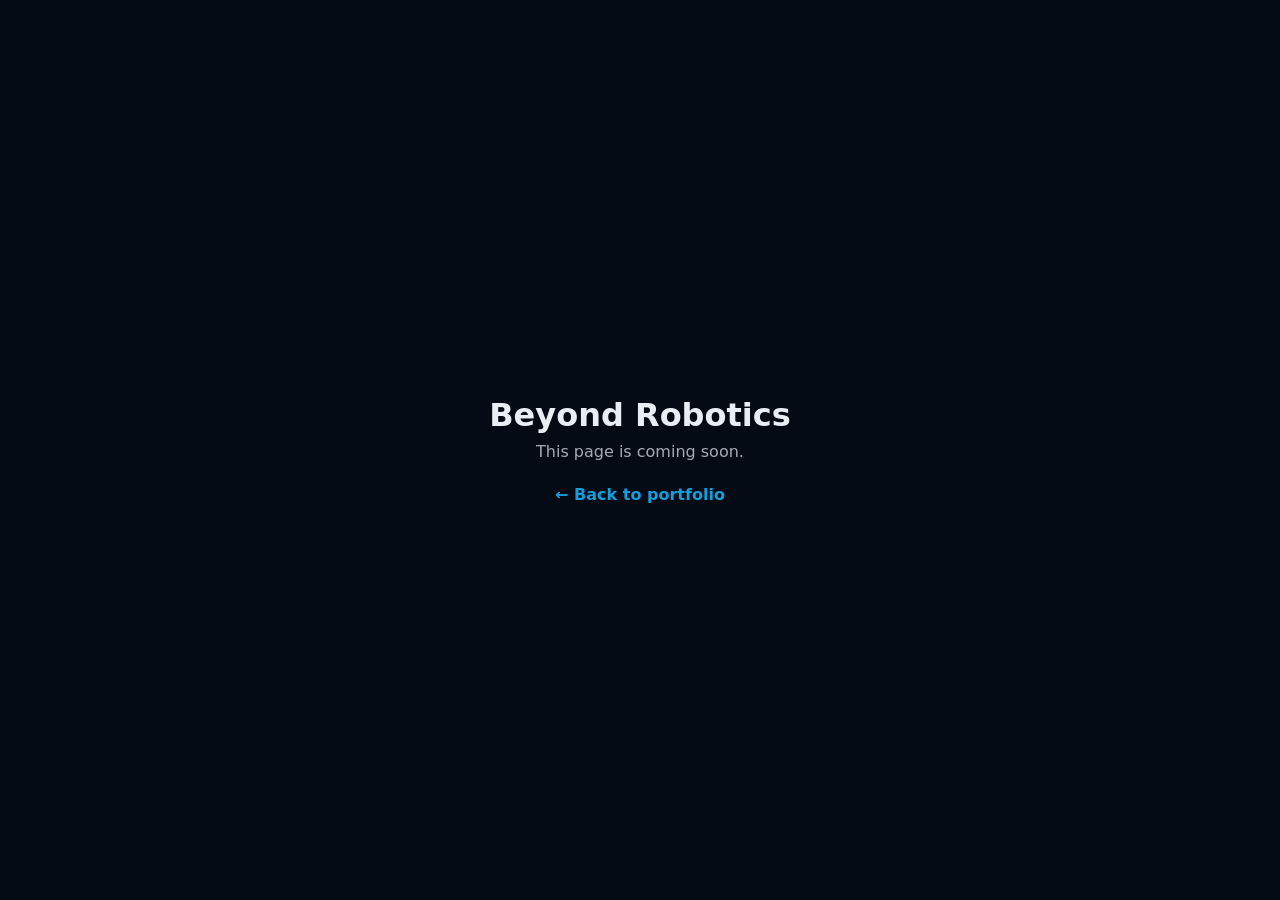
<file: life.html>
<!DOCTYPE html>
<html lang="en">
<head>
  <meta charset="utf-8">
  <meta name="viewport" content="width=device-width, initial-scale=1.0">
  <title>Saran | Beyond Robotics</title>
  <!-- Placeholder: your personal page (Instagram, Letterboxd, guitar, sports, life) will be built here -->
  <style>
    body { margin: 0; min-height: 100vh; display: grid; place-items: center; background: #040b14; color: #e8eef4;
           font-family: "Segoe UI", system-ui, sans-serif; text-align: center; padding: 24px; box-sizing: border-box; }
    h1 { font-size: 32px; margin: 0 0 8px; }
    p { color: #a8a9b4; margin: 0 0 24px; }
    a { color: #149ddd; text-decoration: none; font-weight: 600; }
  </style>
</head>
<body>
  <div>
    <h1>Beyond Robotics</h1>
    <p>This page is coming soon.</p>
    <a href="index.html#extracurricular">← Back to portfolio</a>
  </div>
</body>
</html>
</file>
<file: assets/css/custom.css>
/* ==========================================================
   Robotics additions on top of iPortfolio
   - live robot arm hero (canvas)
   - grouped skill chips
   - project cards with text visible (no hover-only overlay)
   - embedded CV viewer
   ========================================================== */

/* ---------- Hero with background photo ---------- */
.hero {
  background: #040b14;
  overflow: hidden;
}

.hero img.hero-photo {
  /* keep you in frame: horizontal % then vertical % (lower % = higher in the photo) */
  object-position: 30% 50%;
}

.hero:before {
  /* dark on the left so the name stays readable, clear on the right where you stand */
  background: linear-gradient(90deg, rgba(4, 11, 20, 0.85) 0%, rgba(4, 11, 20, 0.55) 40%, rgba(4, 11, 20, 0) 75%);
  pointer-events: none;
}

.hero .hero-eyebrow {
  font-family: "IBM Plex Mono", ui-monospace, monospace;
  font-size: 13px;
  letter-spacing: 0.12em;
  text-transform: uppercase;
  color: color-mix(in srgb, var(--default-color), transparent 25%);
  margin: 0 0 14px 0;
}

.hero .hero-eyebrow + h2 {
  line-height: 1.05;
}

.hero .hero-cta {
  display: flex;
  gap: 12px;
  flex-wrap: wrap;
  margin-top: 32px;
}

.btn-hero {
  font-family: var(--nav-font);
  font-weight: 500;
  font-size: 15px;
  padding: 10px 24px;
  border-radius: 50px;
  border: 2px solid var(--accent-color);
  color: var(--default-color);
  background: rgba(4, 11, 20, 0.35);
  transition: 0.3s;
}

.btn-hero.primary {
  background: var(--accent-color);
  color: var(--contrast-color);
}

.btn-hero:hover {
  background: color-mix(in srgb, var(--accent-color), transparent 15%);
  color: var(--contrast-color);
}

@media (max-width: 991px) {
  .hero {
    align-items: flex-start;
    padding-top: 110px;
  }

  .hero h2 {
    font-size: 40px;
  }

  .hero p {
    font-size: 20px;
  }

  .hero img.hero-photo {
    object-position: 66% 50%;
  }

  .hero:before {
    background: linear-gradient(180deg, rgba(4, 11, 20, 0.85) 0%, rgba(4, 11, 20, 0.45) 45%, rgba(4, 11, 20, 0) 70%);
  }
}

/* phones: portrait banner photo (assets/img/hero-mobile.jpg) */
@media (max-width: 767px) {
  .hero img.hero-photo {
    object-position: 50% 50%;
  }
}

/* ---------- About ---------- */
.about .about-photo {
  border-radius: 8px;
  width: 100%;
  max-width: 320px;
  aspect-ratio: 1 / 1;
  object-fit: cover;
}

/* ---------- Skills ---------- */
.skill-group {
  background: var(--surface-color);
  border-radius: 8px;
  padding: 24px;
  height: 100%;
  box-shadow: 0 2px 16px rgba(5, 13, 24, 0.06);
}

.skill-group > i {
  font-size: 28px;
  color: var(--accent-color);
}

.skill-group h4 {
  font-size: 18px;
  font-weight: 700;
  margin: 10px 0 14px 0;
}

.chips {
  display: flex;
  flex-wrap: wrap;
  gap: 6px;
}

.chips span {
  font-size: 13px;
  padding: 3px 10px;
  border-radius: 50px;
  background: color-mix(in srgb, var(--accent-color), transparent 90%);
  color: var(--heading-color);
}

/* ---------- Project cards ---------- */
.project-card {
  background: var(--surface-color);
  border-radius: 8px;
  overflow: hidden;
  height: 100%;
  display: flex;
  flex-direction: column;
  box-shadow: 0 2px 16px rgba(5, 13, 24, 0.06);
  transition: transform 0.3s, box-shadow 0.3s;
}

.project-card:hover {
  transform: translateY(-4px);
  box-shadow: 0 8px 28px rgba(5, 13, 24, 0.12);
}

.project-card .project-img img {
  width: 100%;
  aspect-ratio: 3 / 2;
  object-fit: cover;
  display: block;
}

.project-card .project-body {
  padding: 22px 24px 26px;
  display: flex;
  flex-direction: column;
  gap: 10px;
  flex: 1;
}

.project-card .project-meta {
  display: flex;
  justify-content: space-between;
  flex-wrap: wrap;
  gap: 8px;
  font-family: "IBM Plex Mono", ui-monospace, monospace;
  font-size: 12px;
  color: color-mix(in srgb, var(--default-color), transparent 40%);
}

.project-card .in-progress {
  color: var(--accent-color);
}

.project-card h3 {
  font-size: 21px;
  font-weight: 700;
  margin: 0;
}

.project-card ul {
  padding-left: 18px;
  margin: 0;
  font-size: 15px;
}

.project-card ul li {
  padding-bottom: 4px;
}

.project-card p {
  margin: 0;
  font-size: 15px;
}

.project-card .chips {
  margin-top: auto;
  padding-top: 8px;
}

/* ---------- About tags + View CV ---------- */
.about .about-actions {
  margin-top: 4px;
}

/* ---------- CV pop-up ---------- */
.cv-modal .modal-title {
  font-size: 28px;
  font-weight: 700;
  margin: 0;
}

.cv-modal .modal-body {
  padding: 0;
  background: #525659;
}

.cv-modal .modal-body {
  padding: 16px;
}

.cv-pages {
  display: flex;
  flex-direction: column;
  align-items: center;
  gap: 16px;
}

.cv-pages img {
  display: block;
  width: 100%;
  max-width: 900px;
  background: #ffffff;
  box-shadow: 0 2px 12px rgba(0, 0, 0, 0.35);
  user-select: none;
  -webkit-user-drag: none;
}

.cv-modal .modal-footer {
  padding: 16px;
}

button.btn-cv {
  cursor: pointer;
}

/* ---------- Buttons ---------- */
.btn-cv {
  font-family: var(--nav-font);
  font-weight: 500;
  font-size: 15px;
  padding: 10px 22px;
  border-radius: 50px;
  border: 2px solid var(--accent-color);
  color: var(--accent-color);
  display: inline-flex;
  gap: 8px;
  align-items: center;
  transition: 0.3s;
}

.btn-cv.primary {
  background: var(--accent-color);
  color: var(--contrast-color);
}

.btn-cv:hover {
  background: color-mix(in srgb, var(--accent-color), transparent 15%);
  color: var(--contrast-color);
}

/* ---------- Contact links ---------- */
.contact .info-item a {
  color: inherit;
}

.contact .info-item a:hover {
  color: var(--accent-color);
}

/* Social icon spacing for the sidebar */
.header .social-links a {
  margin: 0 3px;
}

/* ---------- Experience: lab topic cards ---------- */
.topic-grid {
  display: grid;
  grid-template-columns: repeat(auto-fill, minmax(200px, 1fr));
  gap: 12px;
  margin: 18px 0 8px;
}

.topic-card {
  position: relative;
  text-align: left;
  display: flex;
  flex-direction: column;
  gap: 4px;
  padding: 16px 40px 16px 16px;
  border-radius: 8px;
  border: 1.5px solid color-mix(in srgb, var(--accent-color), transparent 70%);
  background: var(--surface-color);
  color: var(--default-color);
  cursor: pointer;
  transition: border-color 0.2s, transform 0.2s, box-shadow 0.2s;
}

.topic-card:hover,
.topic-card:focus-visible {
  border-color: var(--accent-color);
  transform: translateY(-2px);
  box-shadow: 0 6px 18px rgba(5, 13, 24, 0.08);
  outline: none;
}

.topic-card .topic-no {
  font-family: "IBM Plex Mono", ui-monospace, monospace;
  font-size: 12px;
  color: var(--accent-color);
  text-transform: uppercase;
  letter-spacing: 0.08em;
}

.topic-card .topic-name {
  font-weight: 600;
  font-size: 15px;
  color: var(--heading-color);
  line-height: 1.35;
}

.topic-card i {
  position: absolute;
  top: 14px;
  right: 14px;
  color: var(--accent-color);
}

.topic-modal .topic-modal-no {
  font-family: "IBM Plex Mono", ui-monospace, monospace;
  font-size: 12px;
  color: var(--accent-color);
  text-transform: uppercase;
  letter-spacing: 0.08em;
  margin: 0 0 2px;
}

.topic-modal .modal-title {
  font-size: 24px;
  font-weight: 700;
  margin: 0;
}

.topic-modal .modal-body h3 {
  font-size: 17px;
  font-weight: 700;
  margin: 18px 0 8px;
}

.topic-modal .modal-body ul {
  padding-left: 20px;
}

/* ---------- Skills: languages ---------- */
.skills .sub-title {
  font-size: 22px;
  font-weight: 700;
  margin: 48px 0 20px;
}

.lang-card {
  background: var(--surface-color);
  border-radius: 8px;
  padding: 22px 24px;
  height: 100%;
  box-shadow: 0 2px 16px rgba(5, 13, 24, 0.06);
}

.lang-head {
  display: flex;
  justify-content: space-between;
  align-items: baseline;
  margin-bottom: 12px;
}

.lang-head h4 {
  font-size: 18px;
  font-weight: 700;
  margin: 0;
}

.lang-level {
  font-family: "IBM Plex Mono", ui-monospace, monospace;
  font-size: 14px;
  font-weight: 500;
  color: var(--accent-color);
}

.cefr {
  display: grid;
  grid-template-columns: repeat(6, 1fr);
  gap: 4px;
}

.cefr i {
  height: 8px;
  border-radius: 2px;
  background: color-mix(in srgb, var(--default-color), transparent 88%);
}

.cefr i.on {
  background: var(--accent-color);
}

.cefr-scale {
  display: grid;
  grid-template-columns: repeat(6, 1fr);
  gap: 4px;
  margin-top: 6px;
  font-family: "IBM Plex Mono", ui-monospace, monospace;
  font-size: 11px;
  color: color-mix(in srgb, var(--default-color), transparent 50%);
  text-align: center;
}

.lang-card p {
  margin: 12px 0 0;
  font-size: 14px;
  color: color-mix(in srgb, var(--default-color), transparent 30%);
}

/* ---------- Extra-curricular link ---------- */
.life-link {
  display: flex;
  align-items: center;
  justify-content: space-between;
  gap: 16px;
  max-width: 640px;
  padding: 22px 26px;
  border-radius: 8px;
  background: var(--surface-color);
  border: 1.5px solid color-mix(in srgb, var(--accent-color), transparent 70%);
  color: var(--default-color);
  transition: border-color 0.2s, transform 0.2s;
}

.life-link:hover {
  border-color: var(--accent-color);
  transform: translateX(4px);
  color: var(--default-color);
}

.life-link .life-text {
  display: flex;
  flex-direction: column;
  gap: 2px;
}

.life-link strong {
  font-size: 18px;
  color: var(--heading-color);
}

.life-link .life-text span {
  font-size: 15px;
  color: color-mix(in srgb, var(--default-color), transparent 30%);
}

.life-link i {
  font-size: 28px;
  color: var(--accent-color);
  flex-shrink: 0;
}


/* ---------- About: scroll rover on the tags ---------- */
.tag-scroller {
  overflow-x: auto;
  overflow-y: hidden;
  scrollbar-width: none;           /* tags can scroll sideways on narrow screens */
  margin-bottom: 14px;
}

.tag-scroller::-webkit-scrollbar {
  display: none;
}

.rover-track {
  position: relative;
  display: inline-block;
  min-width: 100%;
  padding-top: 50px;               /* room for the rover, which drives on top of the tags */
  padding-right: 24px;             /* room for its arm at the last tag */
  vertical-align: top;
}

.rover {
  position: absolute;
  top: 0;
  left: 0;
  width: 72px;
  height: 60px;
  will-change: transform;
  pointer-events: none;
}

.rover svg {
  display: block;
  overflow: visible;
}

.rv-body { fill: var(--accent-color); stroke: #050d18; stroke-width: 2.5; }
.rv-face { fill: #0b1826; }
.rv-eye { fill: #8fe6ff; }
.rv-smile { fill: none; stroke: #8fe6ff; stroke-width: 2; stroke-linecap: round; }
.rv-line { stroke: #050d18; stroke-width: 2.5; stroke-linecap: round; }
.rv-led { fill: #ff5a3c; stroke: #050d18; stroke-width: 1.5; animation: rv-blink 1.4s steps(2, jump-none) infinite; }
.rv-link { stroke: #050d18; stroke-width: 4; stroke-linecap: round; }
.rv-claw { fill: none; stroke: #050d18; stroke-width: 2.5; stroke-linecap: round; }
.rv-joint { fill: #ffffff; stroke: #050d18; stroke-width: 2; }
.rv-tyre { fill: #050d18; }
.rv-spoke { stroke: #9aa7b4; stroke-width: 2; stroke-linecap: round; }

@keyframes rv-blink {
  0% { fill: #ff5a3c; }
  100% { fill: #ffd4c9; }
}

@media (prefers-reduced-motion: reduce) {
  .rv-led { animation: none; }
}

.about .about-tags {
  display: flex;
  flex-wrap: nowrap;
  gap: 8px;
  width: max-content;
}

.about .about-tags span {
  font-family: var(--nav-font);
  font-size: 13px;
  font-weight: 500;
  white-space: nowrap;
  padding: 4px 14px;
  border-radius: 50px;
  border: 1.5px solid var(--accent-color);
  color: var(--accent-color);
  background: var(--surface-color);
  transition: background-color 0.3s, color 0.3s, transform 0.25s, box-shadow 0.25s;
}

.about .about-tags span.lit {
  background: var(--accent-color);
  color: var(--contrast-color);
}

.about .about-tags span.active {
  transform: translateY(2px) scale(1.06);
  box-shadow: 0 0 0 4px color-mix(in srgb, var(--accent-color), transparent 75%);
}

@media (max-width: 480px) {
  .about .about-tags { gap: 5px; }
  .about .about-tags span { font-size: 11.5px; padding: 3px 8px; }
}

@media (prefers-reduced-motion: reduce) {
  }

/* ---------- Skills: Robot Learning (learning now) ---------- */
.learning-now .learning-head {
  display: flex;
  gap: 14px;
  align-items: flex-start;
}

.learning-now .learning-head > i {
  font-size: 28px;
  color: var(--accent-color);
}

.learning-now h4 {
  margin: 0 0 4px;
  display: flex;
  align-items: center;
  gap: 10px;
  flex-wrap: wrap;
}

.learning-now .learning-head p {
  margin: 0;
  font-size: 14px;
  color: color-mix(in srgb, var(--default-color), transparent 35%);
}

.badge-now {
  font-family: "IBM Plex Mono", ui-monospace, monospace;
  font-size: 11px;
  font-weight: 500;
  text-transform: uppercase;
  letter-spacing: 0.08em;
  padding: 2px 8px;
  border-radius: 4px;
  background: color-mix(in srgb, var(--accent-color), transparent 85%);
  color: var(--accent-color);
}

.learning-now .learning-cols {
  display: grid;
  grid-template-columns: 1.4fr 1fr;
  gap: 24px;
  margin-top: 18px;
}

.learning-now h5 {
  font-family: "IBM Plex Mono", ui-monospace, monospace;
  font-size: 12px;
  text-transform: uppercase;
  letter-spacing: 0.08em;
  color: color-mix(in srgb, var(--default-color), transparent 40%);
  margin: 0 0 10px;
}

@media (max-width: 767px) {
  .learning-now .learning-cols { grid-template-columns: minmax(0, 1fr); }
}


/* ---------- Education: detail links + pop-ups ---------- */
.detail-link {
  background: none;
  border: 0;
  padding: 0;
  margin-top: 2px;
  font-family: var(--nav-font);
  font-size: 14px;
  font-weight: 500;
  color: var(--accent-color);
  cursor: pointer;
  display: inline-flex;
  align-items: center;
  gap: 6px;
}

.detail-link:hover i {
  transform: translateX(3px);
}

.detail-link i {
  transition: transform 0.2s;
}

.info-modal .modal-header {
  padding: 18px 28px;
}

.info-modal .modal-title {
  font-size: 30px;
  font-weight: 700;
  margin: 0;
}

.info-modal .modal-body {
  padding: 8px 28px 28px;
}

.edu-entry {
  padding: 22px 0;
  border-bottom: 1px solid color-mix(in srgb, var(--default-color), transparent 88%);
  scroll-margin-top: 8px;
}

.edu-entry:last-child {
  border-bottom: 0;
}

.edu-entry.focus h3 {
  color: var(--accent-color);
}

.edu-entry h3 {
  font-size: 24px;
  font-weight: 700;
  margin: 0 0 6px;
  transition: color 0.3s;
}

.info-modal .edu-meta {
  font-family: var(--nav-font);
  font-weight: 500;
  font-size: 15px;
  color: color-mix(in srgb, var(--default-color), transparent 40%);
  margin: 0 0 14px;
}

.edu-entry ul {
  padding-left: 20px;
  margin: 0;
}

.edu-entry li {
  padding: 4px 0;
}

.cert-layout {
  display: grid;
  grid-template-columns: minmax(0, 1fr) minmax(0, 1.15fr);
  gap: 28px;
  align-items: start;
}

.cert-img img {
  width: 100%;
  border-radius: 6px;
  box-shadow: 0 4px 20px rgba(5, 13, 24, 0.12);
}

.cert-topics h3 {
  font-size: 20px;
  font-weight: 700;
  margin: 0 0 12px;
}

.cert-topics .topic-cols {
  display: grid;
  grid-template-columns: minmax(0, 1fr) minmax(0, 1fr);
  gap: 20px;
}

.cert-topics h4 {
  font-family: "IBM Plex Mono", ui-monospace, monospace;
  font-size: 13px;
  text-transform: uppercase;
  letter-spacing: 0.08em;
  color: var(--accent-color);
  margin: 0 0 10px;
}

.cert-topics p {
  font-size: 14.5px;
  margin: 0 0 10px;
}

@media (max-width: 991px) {
  .cert-layout { grid-template-columns: minmax(0, 1fr); }
}

@media (max-width: 575px) {
  .cert-topics .topic-cols { grid-template-columns: minmax(0, 1fr); }
  .info-modal .modal-title { font-size: 22px; }
  .edu-entry h3 { font-size: 19px; }
  .info-modal .modal-header, .info-modal .modal-body { padding-left: 18px; padding-right: 18px; }
}

/* ---------- Projects: certifications ---------- */
.certs-block {
  margin-top: 56px;
}

.certs-block .sub-title {
  font-size: 22px;
  font-weight: 700;
  margin: 0 0 20px;
}


.cert-grid {
  display: grid;
  grid-template-columns: repeat(auto-fill, minmax(240px, 1fr));
  gap: 16px;
}

.cert-tile {
  position: relative;
  display: flex;
  flex-direction: column;
  gap: 4px;
  text-align: left;
  padding: 20px 44px 20px 20px;
  border-radius: 8px;
  border: 1px solid color-mix(in srgb, var(--default-color), transparent 85%);
  background: var(--surface-color);
  color: var(--default-color);
  cursor: pointer;
  transition: border-color 0.2s, transform 0.2s, box-shadow 0.2s;
}

.cert-tile:hover,
.cert-tile:focus-visible {
  border-color: var(--accent-color);
  transform: translateY(-2px);
  box-shadow: 0 6px 18px rgba(5, 13, 24, 0.08);
  outline: none;
}

.cert-tile .cert-name {
  font-size: 17px;
  font-weight: 700;
  color: var(--heading-color);
  line-height: 1.35;
}

.cert-tile .cert-issuer {
  font-size: 14.5px;
  color: color-mix(in srgb, var(--default-color), transparent 35%);
}

.cert-tile .cert-date {
  font-family: "IBM Plex Mono", ui-monospace, monospace;
  font-size: 12px;
  color: color-mix(in srgb, var(--default-color), transparent 45%);
  margin-top: 4px;
}

.cert-tile i {
  position: absolute;
  top: 18px;
  right: 18px;
  font-size: 18px;
  color: var(--accent-color);
}

.cert-facts {
  margin: 0 0 14px;
}

.cert-facts div {
  display: grid;
  grid-template-columns: 120px minmax(0, 1fr);
  gap: 12px;
  padding: 8px 0;
  border-bottom: 1px solid color-mix(in srgb, var(--default-color), transparent 90%);
}

.cert-facts dt {
  font-weight: 600;
  font-size: 14.5px;
}

.cert-facts dd {
  margin: 0;
  font-size: 14.5px;
}

.cert-verify {
  font-size: 13.5px;
  color: color-mix(in srgb, var(--default-color), transparent 35%);
}

/* ---------- Language switch (EN / DE) ---------- */
.lang-switch {
  position: fixed;
  top: calc(15px + env(safe-area-inset-top, 0px));
  right: calc(20px + env(safe-area-inset-right, 0px));
  z-index: 1040;                   /* above the page, below pop-ups (1050+) */
  display: flex;
  padding: 3px;
  gap: 2px;
  border-radius: 50px;
  background: rgba(4, 11, 20, 0.72);
  backdrop-filter: blur(6px);
  -webkit-backdrop-filter: blur(6px);
  box-shadow: 0 2px 10px rgba(0, 0, 0, 0.2);
}

.lang-switch a {
  font-family: var(--nav-font);
  font-size: 13px;
  font-weight: 600;
  letter-spacing: 0.04em;
  line-height: 1;
  padding: 10px 13px;
  border-radius: 50px;
  color: #c9d3dd;
  transition: background-color 0.2s, color 0.2s;
}

.lang-switch a:hover {
  color: #ffffff;
}

.lang-switch a.active {
  background: var(--accent-color);
  color: #ffffff;
  cursor: default;
}

.lang-switch a:focus-visible {
  outline: 2px solid #ffffff;
  outline-offset: 2px;
}

/* below 1200px the template shows its round menu button at top-right; sit to its left */
@media (max-width: 1199px) {
  .lang-switch {
    right: calc(65px + env(safe-area-inset-right, 0px));
  }
}

/* language level in progress: half-filled segment (e.g. German B2) */
.cefr i.part {
  background: linear-gradient(90deg, var(--accent-color) 50%, color-mix(in srgb, var(--accent-color), transparent 75%) 50%);
}

/* ---------- Project cards: clickable photo ---------- */
.project-card .project-img {
  display: block;
  width: 100%;
  padding: 0;
  border: 0;
  background: none;
  cursor: pointer;
  overflow: hidden;
}

.project-card .project-img img {
  transition: transform 0.4s;
}

.project-card .project-img:hover img,
.project-card .project-img:focus-visible img {
  transform: scale(1.03);
}

.project-card .detail-link {
  align-self: flex-start;
  margin-top: 4px;
}

/* ---------- Project pop-ups ---------- */
.project-modal .modal-header {
  padding: 20px 28px 14px;
  align-items: flex-start;
}

.project-modal .proj-eyebrow {
  font-family: "IBM Plex Mono", ui-monospace, monospace;
  font-size: 12px;
  text-transform: uppercase;
  letter-spacing: 0.08em;
  color: var(--accent-color);
  margin: 0 0 4px;
}

.project-modal .modal-title {
  font-size: 26px;
  font-weight: 700;
  margin: 0;
  text-wrap: balance;
}

.project-modal .proj-sub {
  margin: 4px 0 0;
  font-size: 14.5px;
  color: color-mix(in srgb, var(--default-color), transparent 35%);
}

.proj-bar {
  display: flex;
  flex-wrap: wrap;
  align-items: center;
  justify-content: space-between;
  gap: 10px 16px;
  padding: 0 28px;
  border-bottom: 1px solid color-mix(in srgb, var(--default-color), transparent 88%);
  flex-shrink: 0;
}

.proj-tabs {
  gap: 4px;
  border: 0;
}

.proj-tabs .nav-link {
  font-family: var(--nav-font);
  font-weight: 500;
  font-size: 15px;
  color: color-mix(in srgb, var(--default-color), transparent 30%);
  border: 0;
  border-bottom: 3px solid transparent;
  border-radius: 0;
  padding: 12px 14px 10px;
  background: none;
}

.proj-tabs .nav-link:hover {
  color: var(--heading-color);
}

.proj-tabs .nav-link.active {
  color: var(--accent-color);
  border-bottom-color: var(--accent-color);
}

.btn-repo {
  display: inline-flex;
  align-items: center;
  gap: 8px;
  font-family: var(--nav-font);
  font-weight: 500;
  font-size: 14px;
  padding: 7px 16px;
  margin: 6px 0;
  border-radius: 50px;
  background: #050d18;
  color: #ffffff;
  transition: background-color 0.2s;
}

.btn-repo:hover {
  background: var(--accent-color);
  color: #ffffff;
}

.btn-repo.is-private {
  background: color-mix(in srgb, var(--default-color), transparent 92%);
  color: color-mix(in srgb, var(--default-color), transparent 35%);
  cursor: default;
}

.project-modal .modal-body {
  padding: 24px 28px 28px;
}

.proj-overview {
  display: grid;
  grid-template-columns: minmax(0, 1fr) minmax(0, 1.2fr);
  gap: 28px;
  align-items: start;
}

.proj-hero {
  margin: 0;
  position: sticky;
  top: 0;
}

.proj-hero img {
  width: 100%;
  border-radius: 8px;
  background: #f1f4f7;
  aspect-ratio: 16 / 10;
  object-fit: contain;
}

.proj-hero figcaption,
.proj-gallery figcaption {
  font-size: 13px;
  color: color-mix(in srgb, var(--default-color), transparent 40%);
  margin-top: 6px;
}

.proj-text p {
  margin: 0 0 14px;
}

.proj-text h3 {
  font-size: 17px;
  font-weight: 700;
  margin: 18px 0 8px;
}

.proj-text ul {
  padding-left: 20px;
  margin: 0 0 8px;
}

.proj-text li {
  padding: 3px 0;
}

.proj-text .proj-note {
  font-size: 14.5px;
  font-style: italic;
  color: color-mix(in srgb, var(--default-color), transparent 30%);
  margin-top: 10px;
}

.proj-text .chips {
  margin-top: 16px;
}

.proj-gallery {
  display: grid;
  grid-template-columns: repeat(auto-fill, minmax(220px, 1fr));
  gap: 18px;
}

.proj-gallery figure {
  margin: 0;
  min-width: 0;
}

.proj-shot {
  display: block;
  width: 100%;
  padding: 0;
  border: 1px solid color-mix(in srgb, var(--default-color), transparent 88%);
  border-radius: 6px;
  background: #ffffff;
  overflow: hidden;
  cursor: zoom-in;
}

.proj-shot img {
  display: block;
  width: 100%;
  aspect-ratio: 4 / 3;
  object-fit: contain;
  transition: transform 0.3s;
}

.proj-shot:hover img,
.proj-shot:focus-visible img {
  transform: scale(1.04);
}

.report-note {
  font-size: 14px;
  color: color-mix(in srgb, var(--default-color), transparent 35%);
  margin: 0 0 14px;
}

.report-pages {
  display: flex;
  flex-direction: column;
  align-items: center;
  gap: 14px;
  background: #525659;
  padding: 16px;
  border-radius: 6px;
}

.report-pages img {
  display: block;
  width: 100%;
  max-width: 820px;
  aspect-ratio: 1000 / 1414;
  background: #ffffff;
  box-shadow: 0 2px 10px rgba(0, 0, 0, 0.35);
  user-select: none;
  -webkit-user-drag: none;
}

.report-locked {
  text-align: center;
  padding: 48px 20px;
  border-radius: 8px;
  background: color-mix(in srgb, var(--default-color), transparent 95%);
}

.report-locked i {
  font-size: 32px;
  color: color-mix(in srgb, var(--default-color), transparent 45%);
}

.report-locked p {
  margin: 10px auto 0;
  max-width: 40ch;
}

/* image viewer inside the pop-up */
.proj-viewer {
  position: fixed;
  inset: 0;
  z-index: 10;
  background: rgba(4, 11, 20, 0.92);
  display: flex;
  align-items: center;
  justify-content: center;
  gap: 12px;
  padding: calc(56px + env(safe-area-inset-top, 0px)) max(16px, env(safe-area-inset-right, 0px)) calc(24px + env(safe-area-inset-bottom, 0px)) max(16px, env(safe-area-inset-left, 0px));
}

.proj-viewer[hidden] {
  display: none !important;
}

.proj-viewer figure {
  margin: 0;
  max-width: min(1200px, 100%);
  min-width: 0;
  text-align: center;
}

.proj-viewer img {
  max-width: 100%;
  max-height: calc(100vh - 140px);
  border-radius: 4px;
  background: #ffffff;
}

.proj-viewer figcaption {
  color: #e8eef4;
  font-size: 14px;
  margin-top: 10px;
}

.proj-viewer button {
  border: 0;
  background: rgba(255, 255, 255, 0.12);
  color: #ffffff;
  width: 44px;
  height: 44px;
  border-radius: 50%;
  font-size: 20px;
  flex-shrink: 0;
  display: inline-flex;
  align-items: center;
  justify-content: center;
}

.proj-viewer button:hover,
.proj-viewer button:focus-visible {
  background: var(--accent-color);
  outline: none;
}

.proj-viewer .pv-close {
  position: absolute;
  top: calc(12px + env(safe-area-inset-top, 0px));
  right: max(12px, env(safe-area-inset-right, 0px));
}

@media (max-width: 991px) {
  .proj-overview {
    grid-template-columns: minmax(0, 1fr);
  }

  .proj-hero {
    position: static;
  }
}

@media (max-width: 575px) {
  .project-modal .modal-header,
  .project-modal .modal-body {
    padding-left: 18px;
    padding-right: 18px;
  }

  .proj-bar {
    padding: 0 18px;
  }

  .project-modal .modal-title {
    font-size: 21px;
  }

  .proj-tabs .nav-link {
    padding: 10px 10px 8px;
  }

  .proj-gallery {
    grid-template-columns: repeat(2, minmax(0, 1fr));
    gap: 12px;
  }

  .proj-viewer {
    gap: 4px;
  }

  .proj-viewer .pv-prev,
  .proj-viewer .pv-next {
    position: absolute;
    bottom: calc(16px + env(safe-area-inset-bottom, 0px));
  }

  .proj-viewer .pv-prev { left: 30%; }
  .proj-viewer .pv-next { right: 30%; }
}

/* hide the template's back-to-top button while a pop-up is open */
body.modal-open .scroll-top {
  display: none !important;
}

/* project demo video */
.proj-hero video {
  display: block;
  width: 100%;
  border-radius: 8px;
  background: #000000;
  aspect-ratio: 832 / 464;
}
</file>
<file: assets/css/main.css>
/**
* Template Name: iPortfolio
* Template URL: https://bootstrapmade.com/iportfolio-bootstrap-portfolio-websites-template/
* Updated: Jun 29 2024 with Bootstrap v5.3.3
* Author: BootstrapMade.com
* License: https://bootstrapmade.com/license/
*/

/*--------------------------------------------------------------
# Font & Color Variables
# Help: https://bootstrapmade.com/color-system/
--------------------------------------------------------------*/
/* Fonts */
:root {
  --default-font: "Roboto",  system-ui, -apple-system, "Segoe UI", Roboto, "Helvetica Neue", Arial, "Noto Sans", "Liberation Sans", sans-serif, "Apple Color Emoji", "Segoe UI Emoji", "Segoe UI Symbol", "Noto Color Emoji";
  --heading-font: "Raleway",  sans-serif;
  --nav-font: "Poppins",  sans-serif;
}

/* Global Colors - The following color variables are used throughout the website. Updating them here will change the color scheme of the entire website */
:root { 
  --background-color: #ffffff; /* Background color for the entire website, including individual sections */
  --default-color: #272829; /* Default color used for the majority of the text content across the entire website */
  --heading-color: #050d18; /* Color for headings, subheadings and title throughout the website */
  --accent-color: #149ddd; /* Accent color that represents your brand on the website. It's used for buttons, links, and other elements that need to stand out */
  --surface-color: #ffffff; /* The surface color is used as a background of boxed elements within sections, such as cards, icon boxes, or other elements that require a visual separation from the global background. */
  --contrast-color: #ffffff; /* Contrast color for text, ensuring readability against backgrounds of accent, heading, or default colors. */
}

/* Nav Menu Colors - The following color variables are used specifically for the navigation menu. They are separate from the global colors to allow for more customization options */
:root {
  --nav-color: #a8a9b4;  /* The default color of the main navmenu links */
  --nav-hover-color: #ffffff; /* Applied to main navmenu links when they are hovered over or active */
  --nav-mobile-background-color: #040b14; /* Used as the background color for mobile navigation menu */
  --nav-dropdown-background-color: #040b14; /* Used as the background color for dropdown items that appear when hovering over primary navigation items */
  --nav-dropdown-color: #a8a9b4; /* Used for navigation links of the dropdown items in the navigation menu. */
  --nav-dropdown-hover-color: #ffffff; /* Similar to --nav-hover-color, this color is applied to dropdown navigation links when they are hovered over. */
}

/* Color Presets - These classes override global colors when applied to any section or element, providing reuse of the sam color scheme. */

.light-background {
  --background-color: #f4fafd;
  --surface-color: #ffffff;
}

.dark-background {
  --background-color: #040b14;
  --default-color: #ffffff;
  --heading-color: #ffffff;
  --surface-color: #151f2b;
  --contrast-color: #ffffff;
}

/* Smooth scroll */
:root {
  scroll-behavior: smooth;
}

/*--------------------------------------------------------------
# General Styling & Shared Classes
--------------------------------------------------------------*/
body {
  color: var(--default-color);
  background-color: var(--background-color);
  font-family: var(--default-font);
}

a {
  color: var(--accent-color);
  text-decoration: none;
  transition: 0.3s;
}

a:hover {
  color: color-mix(in srgb, var(--accent-color), transparent 25%);
  text-decoration: none;
}

h1,
h2,
h3,
h4,
h5,
h6 {
  color: var(--heading-color);
  font-family: var(--heading-font);
}

/* PHP Email Form Messages
------------------------------*/
.php-email-form .error-message {
  display: none;
  background: #df1529;
  color: #ffffff;
  text-align: left;
  padding: 15px;
  margin-bottom: 24px;
  font-weight: 600;
}

.php-email-form .sent-message {
  display: none;
  color: #ffffff;
  background: #059652;
  text-align: center;
  padding: 15px;
  margin-bottom: 24px;
  font-weight: 600;
}

.php-email-form .loading {
  display: none;
  background: var(--surface-color);
  text-align: center;
  padding: 15px;
  margin-bottom: 24px;
}

.php-email-form .loading:before {
  content: "";
  display: inline-block;
  border-radius: 50%;
  width: 24px;
  height: 24px;
  margin: 0 10px -6px 0;
  border: 3px solid var(--accent-color);
  border-top-color: var(--surface-color);
  animation: php-email-form-loading 1s linear infinite;
}

@keyframes php-email-form-loading {
  0% {
    transform: rotate(0deg);
  }

  100% {
    transform: rotate(360deg);
  }
}

/*--------------------------------------------------------------
# Global Header
--------------------------------------------------------------*/
.header {
  color: var(--default-color);
  background-color: var(--background-color);
  position: fixed;
  top: 0;
  left: 0;
  bottom: 0;
  padding: 0 15px;
  width: 300px;
  transition: all ease-in-out 0.3s;
  overflow-y: auto;
  z-index: 997;
  border-right: 1px solid color-mix(in srgb, var(--default-color), transparent 90%);
}

.header .profile-img img {
  margin: 15px auto;
  display: block;
  width: 120px;
  border: 8px solid color-mix(in srgb, var(--default-color), transparent 85%);
}

.header .logo {
  line-height: 1;
  margin-bottom: 15px;
}

.header .logo img {
  max-height: 32px;
  margin-right: 8px;
}

.header .logo h1 {
  font-size: 24px;
  margin: 0;
  font-weight: 700;
  color: var(--heading-color);
}

.header .social-links {
  margin: 0 0 20px 0;
}

.header .social-links a {
  font-size: 16px;
  display: inline-flex;
  align-items: center;
  justify-content: center;
  background: color-mix(in srgb, var(--default-color), transparent 90%);
  color: var(--default-color);
  margin: 0 2px;
  border-radius: 50%;
  text-align: center;
  width: 40px;
  height: 40px;
  transition: 0.3s;
}

.header .social-links a:hover {
  color: var(--contrast-color);
  background: var(--accent-color);
}

@media (min-width: 1200px) {

  .header~main,
  .header~#footer {
    margin-left: 300px;
  }
}

@media (max-width: 1199px) {
  .header {
    left: -100%;
  }
}

.header.header-show {
  left: 0;
}

.header .header-toggle {
  color: var(--contrast-color);
  background-color: var(--accent-color);
  font-size: 22px;
  display: flex;
  align-items: center;
  justify-content: center;
  width: 40px;
  height: 40px;
  border-radius: 50%;
  cursor: pointer;
  position: fixed;
  top: 15px;
  right: 15px;
  z-index: 9999;
  transition: background-color 0.3s;
}

.header .header-toggle:hover {
  color: var(--contrast-color);
  background-color: color-mix(in srgb, var(--accent-color) 90%, white 15%);
}

/*--------------------------------------------------------------
# Navigation Menu
--------------------------------------------------------------*/
.mobile-nav-toggle {
  display: none;
}

.navmenu {
  padding: 0;
  z-index: 9997;
}

.navmenu ul {
  list-style: none;
  padding: 0 0 20px 0;
  margin: 0;
}

.navmenu a,
.navmenu a:focus {
  color: var(--nav-color);
  padding: 15px 10px;
  font-family: var(--nav-font);
  font-size: 16px;
  font-weight: 400;
  display: flex;
  align-items: center;
  white-space: nowrap;
  transition: 0.3s;
  width: 100%;
}

.navmenu a .navicon,
.navmenu a:focus .navicon {
  font-size: 20px;
  margin-right: 10px;
}

.navmenu a .toggle-dropdown,
.navmenu a:focus .toggle-dropdown {
  font-size: 12px;
  line-height: 0;
  margin-left: auto;
  width: 30px;
  height: 30px;
  display: flex;
  align-items: center;
  justify-content: center;
  border-radius: 50%;
  transition: 0.3s;
  flex-shrink: 0;
  background-color: color-mix(in srgb, var(--accent-color), transparent 90%);
}

.navmenu a .toggle-dropdown:hover,
.navmenu a:focus .toggle-dropdown:hover {
  background-color: var(--accent-color);
  color: var(--contrast-color);
}

.navmenu a:hover,
.navmenu .active,
.navmenu .active:focus {
  color: var(--nav-hover-color);
}

.navmenu a:hover .navicon,
.navmenu .active .navicon,
.navmenu .active:focus .navicon {
  color: var(--accent-color);
}

.navmenu .active .toggle-dropdown,
.navmenu .active:focus .toggle-dropdown {
  background-color: var(--accent-color);
  color: var(--contrast-color);
  transform: rotate(180deg);
}

.navmenu .dropdown {
  display: block;
}

.navmenu .dropdown a,
.navmenu .dropdown a:focus {
  color: --nav-dropdown-color;
}

.navmenu .dropdown a:hover,
.navmenu .dropdown .active,
.navmenu .dropdown .active:focus {
  color: var(--nav-dropdown-hover-color);
}

.navmenu .dropdown ul {
  position: static;
  display: none;
  z-index: 99;
  padding: 5px 10px;
  margin: 5px 10px;
  background-color: var(--nav-dropdown-background-color);
  border: 1px solid color-mix(in srgb, var(--default-color), transparent 90%);
  box-shadow: none;
  transition: all 0.5s ease-in-out;
}

.navmenu .dropdown ul ul {
  background-color: rgba(33, 37, 41, 0.1);
}

.navmenu .dropdown>.dropdown-active {
  display: block;
  background-color: rgba(33, 37, 41, 0.03);
}

/*--------------------------------------------------------------
# Global Footer
--------------------------------------------------------------*/
.footer {
  color: var(--default-color);
  background-color: var(--background-color);
  font-size: 14px;
  padding: 40px 0;
  position: relative;
  border-top: 1px solid color-mix(in srgb, var(--default-color), transparent 90%);
}

.footer .copyright p {
  margin-bottom: 0;
}

.footer .credits {
  margin-top: 4px;
  font-size: 13px;
  text-align: center;
}

/*--------------------------------------------------------------
# Preloader
--------------------------------------------------------------*/
#preloader {
  position: fixed;
  inset: 0;
  z-index: 999999;
  overflow: hidden;
  background: var(--background-color);
  transition: all 0.6s ease-out;
}

#preloader:before {
  content: "";
  position: fixed;
  top: calc(50% - 30px);
  left: calc(50% - 30px);
  border: 6px solid #ffffff;
  border-color: var(--accent-color) transparent var(--accent-color) transparent;
  border-radius: 50%;
  width: 60px;
  height: 60px;
  animation: animate-preloader 1.5s linear infinite;
}

@keyframes animate-preloader {
  0% {
    transform: rotate(0deg);
  }

  100% {
    transform: rotate(360deg);
  }
}

/*--------------------------------------------------------------
# Scroll Top Button
--------------------------------------------------------------*/
.scroll-top {
  position: fixed;
  visibility: hidden;
  opacity: 0;
  right: 15px;
  bottom: -15px;
  z-index: 99999;
  background-color: var(--accent-color);
  width: 44px;
  height: 44px;
  border-radius: 50px;
  transition: all 0.4s;
}

.scroll-top i {
  font-size: 24px;
  color: var(--contrast-color);
  line-height: 0;
}

.scroll-top:hover {
  background-color: color-mix(in srgb, var(--accent-color), transparent 20%);
  color: var(--contrast-color);
}

.scroll-top.active {
  visibility: visible;
  opacity: 1;
  bottom: 15px;
}

/*--------------------------------------------------------------
# Disable aos animation delay on mobile devices
--------------------------------------------------------------*/
@media screen and (max-width: 768px) {
  [data-aos-delay] {
    transition-delay: 0 !important;
  }
}

/*--------------------------------------------------------------
# Global Page Titles & Breadcrumbs
--------------------------------------------------------------*/
.page-title {
  color: var(--default-color);
  background-color: var(--background-color);
  padding: 25px 0;
  position: relative;
}

.page-title h1 {
  font-size: 24px;
  font-weight: 700;
}

.page-title .breadcrumbs ol {
  display: flex;
  flex-wrap: wrap;
  list-style: none;
  padding: 0;
  margin: 0;
  font-size: 14px;
  font-weight: 400;
}

.page-title .breadcrumbs ol li+li {
  padding-left: 10px;
}

.page-title .breadcrumbs ol li+li::before {
  content: "/";
  display: inline-block;
  padding-right: 10px;
  color: color-mix(in srgb, var(--default-color), transparent 70%);
}

/*--------------------------------------------------------------
# Global Sections
--------------------------------------------------------------*/
section,
.section {
  color: var(--default-color);
  background-color: var(--background-color);
  padding: 60px 0;
  overflow: clip;
}

/*--------------------------------------------------------------
# Global Section Titles
--------------------------------------------------------------*/
.section-title {
  padding-bottom: 60px;
  position: relative;
}

.section-title h2 {
  font-size: 32px;
  font-weight: 700;
  margin-bottom: 20px;
  padding-bottom: 20px;
  position: relative;
}

.section-title h2:after {
  content: "";
  position: absolute;
  display: block;
  width: 50px;
  height: 3px;
  background: var(--accent-color);
  left: 0;
  bottom: 0;
}

.section-title p {
  margin-bottom: 0;
}

/*--------------------------------------------------------------
# Hero Section
--------------------------------------------------------------*/
.hero {
  width: 100%;
  min-height: 100vh;
  position: relative;
  padding: 80px 0;
  display: flex;
  align-items: center;
  justify-content: center;
}

.hero img {
  position: absolute;
  inset: 0;
  display: block;
  width: 100%;
  height: 100%;
  object-fit: cover;
  z-index: 1;
}

.hero:before {
  content: "";
  background: color-mix(in srgb, var(--background-color), transparent 70%);
  position: absolute;
  inset: 0;
  z-index: 2;
}

.hero .container {
  position: relative;
  z-index: 3;
}

.hero h2 {
  margin: 0;
  font-size: 64px;
  font-weight: 700;
}

.hero p {
  margin: 5px 0 0 0;
  font-size: 26px;
}

.hero p span {
  letter-spacing: 1px;
  border-bottom: 2px solid var(--accent-color);
}

.hero .social-links {
  margin-top: 25px;
}

.hero .social-links a {
  font-size: 24px;
  display: inline-block;
  color: color-mix(in srgb, var(--default-color), transparent 50%);
  line-height: 1;
  margin-right: 20px;
  transition: 0.3s;
}

.hero .social-links a:hover {
  color: var(--accent-color);
}

@media (max-width: 768px) {
  .hero h2 {
    font-size: 32px;
  }

  .hero p {
    font-size: 20px;
  }
}

/*--------------------------------------------------------------
# About Section
--------------------------------------------------------------*/
.about .content h2 {
  font-weight: 700;
  font-size: 24px;
}

.about .content ul {
  list-style: none;
  padding: 0;
}

.about .content ul li {
  margin-bottom: 20px;
  display: flex;
  align-items: center;
}

.about .content ul strong {
  margin-right: 10px;
}

.about .content ul i {
  font-size: 16px;
  margin-right: 5px;
  color: var(--accent-color);
  line-height: 0;
}

/*--------------------------------------------------------------
# Stats Section
--------------------------------------------------------------*/
.stats .stats-item {
  padding: 30px;
  width: 100%;
}

.stats .stats-item i {
  color: var(--accent-color);
  display: block;
  font-size: 44px;
  float: left;
  line-height: 0;
}

.stats .stats-item .purecounter {
  color: var(--heading-color);
  font-size: 48px;
  line-height: 40px;
  display: block;
  font-weight: 700;
  margin-left: 60px;
}

.stats .stats-item p {
  color: color-mix(in srgb, var(--default-color), transparent 40%);
  padding: 15px 0 0 0;
  margin: 0 0 0 60px;
  font-family: var(--heading-font);
  font-size: 14px;
}

/*--------------------------------------------------------------
# Skills Section
--------------------------------------------------------------*/
.skills .progress {
  height: 60px;
  display: block;
  background: none;
  border-radius: 0;
}

.skills .progress .skill {
  color: var(--heading-color);
  padding: 0;
  margin: 0 0 6px 0;
  text-transform: uppercase;
  display: block;
  font-weight: 600;
  font-family: var(--heading-font);
}

.skills .progress .skill .val {
  float: right;
  font-style: normal;
}

.skills .progress-bar-wrap {
  background: color-mix(in srgb, var(--default-color), transparent 90%);
  height: 10px;
}

.skills .progress-bar {
  width: 1px;
  height: 10px;
  transition: 0.9s;
  background-color: var(--accent-color);
}

/*--------------------------------------------------------------
# Resume Section
--------------------------------------------------------------*/
.resume .resume-title {
  color: var(--heading-color);
  font-size: 26px;
  font-weight: 700;
  margin-top: 20px;
  margin-bottom: 20px;
}

.resume .resume-item {
  padding: 0 0 20px 20px;
  margin-top: -2px;
  border-left: 2px solid var(--accent-color);
  position: relative;
}

.resume .resume-item h4 {
  line-height: 18px;
  font-size: 18px;
  font-weight: 600;
  text-transform: uppercase;
  color: color-mix(in srgb, var(--default-color), transparent 20%);
  margin-bottom: 10px;
}

.resume .resume-item h5 {
  font-size: 16px;
  padding: 5px 15px;
  display: inline-block;
  font-weight: 600;
  margin-bottom: 10px;
}

.resume .resume-item ul {
  padding-left: 20px;
}

.resume .resume-item ul li {
  padding-bottom: 10px;
}

.resume .resume-item:last-child {
  padding-bottom: 0;
}

.resume .resume-item::before {
  content: "";
  position: absolute;
  width: 16px;
  height: 16px;
  border-radius: 50px;
  left: -9px;
  top: 0;
  background: var(--background-color);
  border: 2px solid var(--accent-color);
}

/*--------------------------------------------------------------
# Portfolio Section
--------------------------------------------------------------*/
.portfolio .portfolio-filters {
  padding: 0;
  margin: 0 auto 20px auto;
  list-style: none;
  text-align: center;
}

.portfolio .portfolio-filters li {
  cursor: pointer;
  display: inline-block;
  padding: 0;
  font-size: 14px;
  font-weight: 400;
  margin: 0 10px;
  line-height: 1;
  text-transform: uppercase;
  margin-bottom: 10px;
  transition: all 0.3s ease-in-out;
}

.portfolio .portfolio-filters li:hover,
.portfolio .portfolio-filters li.filter-active {
  color: var(--accent-color);
}

.portfolio .portfolio-filters li:first-child {
  margin-left: 0;
}

.portfolio .portfolio-filters li:last-child {
  margin-right: 0;
}

@media (max-width: 575px) {
  .portfolio .portfolio-filters li {
    font-size: 14px;
    margin: 0 5px;
  }
}

.portfolio .portfolio-content {
  position: relative;
  overflow: hidden;
}

.portfolio .portfolio-content img {
  transition: 0.3s;
}

.portfolio .portfolio-content .portfolio-info {
  opacity: 0;
  position: absolute;
  inset: 0;
  z-index: 3;
  transition: all ease-in-out 0.3s;
  background: rgba(0, 0, 0, 0.6);
  padding: 15px;
}

.portfolio .portfolio-content .portfolio-info h4 {
  font-size: 14px;
  padding: 5px 10px;
  font-weight: 400;
  color: #ffffff;
  display: inline-block;
  background-color: var(--accent-color);
}

.portfolio .portfolio-content .portfolio-info p {
  position: absolute;
  bottom: 10px;
  text-align: center;
  display: inline-block;
  left: 0;
  right: 0;
  font-size: 16px;
  font-weight: 600;
  color: rgba(255, 255, 255, 0.8);
}

.portfolio .portfolio-content .portfolio-info .preview-link,
.portfolio .portfolio-content .portfolio-info .details-link {
  position: absolute;
  left: calc(50% - 40px);
  font-size: 26px;
  top: calc(50% - 14px);
  color: #fff;
  transition: 0.3s;
  line-height: 1.2;
}

.portfolio .portfolio-content .portfolio-info .preview-link:hover,
.portfolio .portfolio-content .portfolio-info .details-link:hover {
  color: var(--accent-color);
}

.portfolio .portfolio-content .portfolio-info .details-link {
  left: 50%;
  font-size: 34px;
  line-height: 0;
}

.portfolio .portfolio-content:hover .portfolio-info {
  opacity: 1;
}

.portfolio .portfolio-content:hover img {
  transform: scale(1.1);
}

/*--------------------------------------------------------------
# Services Section
--------------------------------------------------------------*/
.services .service-item {
  position: relative;
}

.services .service-item .icon {
  background: var(--accent-color);
  display: flex;
  align-items: center;
  justify-content: center;
  width: 54px;
  height: 54px;
  border-radius: 50%;
  transition: 0.5s;
  border: 1px solid var(--accent-color);
  margin-right: 20px;
}

.services .service-item .icon i {
  color: var(--contrast-color);
  font-size: 24px;
  line-height: 0;
}

.services .service-item:hover .icon {
  background: var(--surface-color);
}

.services .service-item:hover .icon i {
  color: var(--accent-color);
}

.services .service-item .title {
  font-weight: 700;
  margin-bottom: 15px;
  font-size: 18px;
}

.services .service-item .title a {
  color: var(--heading-color);
}

.services .service-item .title a:hover {
  color: var(--accent-color);
}

.services .service-item .description {
  line-height: 24px;
  font-size: 14px;
}

/*--------------------------------------------------------------
# Testimonials Section
--------------------------------------------------------------*/
.testimonials .testimonials-carousel,
.testimonials .testimonials-slider {
  overflow: hidden;
}

.testimonials .testimonial-item {
  box-sizing: content-box;
  text-align: center;
  min-height: 320px;
}

.testimonials .testimonial-item .testimonial-img {
  width: 90px;
  border-radius: 50%;
  margin: 0 auto;
}

.testimonials .testimonial-item h3 {
  font-size: 18px;
  font-weight: bold;
  margin: 10px 0 5px 0;
}

.testimonials .testimonial-item h4 {
  font-size: 14px;
  color: color-mix(in srgb, var(--default-color), transparent 20%);
  margin: 0;
}

.testimonials .testimonial-item .quote-icon-left,
.testimonials .testimonial-item .quote-icon-right {
  color: color-mix(in srgb, var(--accent-color), transparent 40%);
  font-size: 26px;
  line-height: 0;
}

.testimonials .testimonial-item .quote-icon-left {
  display: inline-block;
  left: -5px;
  position: relative;
}

.testimonials .testimonial-item .quote-icon-right {
  display: inline-block;
  right: -5px;
  position: relative;
  top: 10px;
  transform: scale(-1, -1);
}

.testimonials .testimonial-item p {
  font-style: italic;
  margin: 0 15px 15px 15px;
  padding: 20px;
  background-color: var(--surface-color);
  position: relative;
  margin-bottom: 35px;
  border-radius: 6px;
  box-shadow: 0px 2px 15px rgba(0, 0, 0, 0.1);
}

.testimonials .testimonial-item p::after {
  content: "";
  width: 0;
  height: 0;
  border-top: 20px solid var(--surface-color);
  border-right: 20px solid transparent;
  border-left: 20px solid transparent;
  position: absolute;
  bottom: -20px;
  left: calc(50% - 20px);
}

.testimonials .swiper-wrapper {
  height: auto;
}

.testimonials .swiper-pagination {
  margin-top: 40px;
  position: relative;
}

.testimonials .swiper-pagination .swiper-pagination-bullet {
  width: 12px;
  height: 12px;
  background-color: var(--background-color);
  opacity: 1;
  border: 1px solid var(--accent-color);
}

.testimonials .swiper-pagination .swiper-pagination-bullet-active {
  background-color: var(--accent-color);
}

/*--------------------------------------------------------------
# Contact Section
--------------------------------------------------------------*/
.contact .info-wrap {
  background-color: var(--surface-color);
  box-shadow: 0px 0px 20px rgba(0, 0, 0, 0.1);
  padding: 30px;
}

@media (max-width: 575px) {
  .contact .info-wrap {
    padding: 20px;
  }
}

.contact .info-item {
  margin-bottom: 40px;
}

.contact .info-item i {
  font-size: 20px;
  color: var(--accent-color);
  background: color-mix(in srgb, var(--accent-color), transparent 92%);
  width: 44px;
  height: 44px;
  display: flex;
  justify-content: center;
  align-items: center;
  border-radius: 50px;
  transition: all 0.3s ease-in-out;
  margin-right: 15px;
}

.contact .info-item h3 {
  padding: 0;
  font-size: 18px;
  font-weight: 700;
  margin-bottom: 5px;
}

.contact .info-item p {
  padding: 0;
  margin-bottom: 0;
  font-size: 14px;
}

.contact .info-item:hover i {
  background: var(--accent-color);
  color: var(--contrast-color);
}

.contact .php-email-form {
  background-color: var(--surface-color);
  height: 100%;
  padding: 30px;
  box-shadow: 0px 0px 20px rgba(0, 0, 0, 0.1);
}

@media (max-width: 575px) {
  .contact .php-email-form {
    padding: 20px;
  }
}

.contact .php-email-form input[type=text],
.contact .php-email-form input[type=email],
.contact .php-email-form textarea {
  font-size: 14px;
  padding: 10px 15px;
  box-shadow: none;
  border-radius: 0;
  color: var(--default-color);
  background-color: var(--surface-color);
  border-color: color-mix(in srgb, var(--default-color), transparent 80%);
}

.contact .php-email-form input[type=text]:focus,
.contact .php-email-form input[type=email]:focus,
.contact .php-email-form textarea:focus {
  border-color: var(--accent-color);
}

.contact .php-email-form input[type=text]::placeholder,
.contact .php-email-form input[type=email]::placeholder,
.contact .php-email-form textarea::placeholder {
  color: color-mix(in srgb, var(--default-color), transparent 70%);
}

.contact .php-email-form button[type=submit] {
  color: var(--contrast-color);
  background: var(--accent-color);
  border: 0;
  padding: 10px 30px;
  transition: 0.4s;
  border-radius: 50px;
}

.contact .php-email-form button[type=submit]:hover {
  background: color-mix(in srgb, var(--accent-color), transparent 25%);
}

/*--------------------------------------------------------------
# Portfolio Details Section
--------------------------------------------------------------*/
.portfolio-details .portfolio-details-slider img {
  width: 100%;
}

.portfolio-details .portfolio-details-slider .swiper-pagination {
  margin-top: 20px;
  position: relative;
}

.portfolio-details .portfolio-details-slider .swiper-pagination .swiper-pagination-bullet {
  width: 12px;
  height: 12px;
  background-color: color-mix(in srgb, var(--default-color), transparent 85%);
  opacity: 1;
}

.portfolio-details .portfolio-details-slider .swiper-pagination .swiper-pagination-bullet-active {
  background-color: var(--accent-color);
}

.portfolio-details .portfolio-info {
  padding: 30px;
  box-shadow: 0px 0 30px rgba(0, 0, 0, 0.1);
}

.portfolio-details .portfolio-info h3 {
  font-size: 22px;
  font-weight: 700;
  margin-bottom: 20px;
  padding-bottom: 20px;
  border-bottom: 1px solid color-mix(in srgb, var(--default-color), transparent 85%);
}

.portfolio-details .portfolio-info ul {
  list-style: none;
  padding: 0;
  font-size: 15px;
}

.portfolio-details .portfolio-info ul li+li {
  margin-top: 10px;
}

.portfolio-details .portfolio-description {
  padding-top: 30px;
}

.portfolio-details .portfolio-description h2 {
  font-size: 26px;
  font-weight: 700;
  margin-bottom: 20px;
}

.portfolio-details .portfolio-description p {
  padding: 0;
  color: color-mix(in srgb, var(--default-color), transparent 30%);
}

/*--------------------------------------------------------------
# Service Details Section
--------------------------------------------------------------*/
.service-details .services-list {
  padding: 10px 30px;
  border: 1px solid color-mix(in srgb, var(--default-color), transparent 90%);
  margin-bottom: 20px;
}

.service-details .services-list a {
  display: block;
  line-height: 1;
  padding: 8px 0 8px 15px;
  border-left: 3px solid color-mix(in srgb, var(--default-color), transparent 70%);
  margin: 20px 0;
  color: color-mix(in srgb, var(--default-color), transparent 20%);
  transition: 0.3s;
}

.service-details .services-list a.active {
  color: var(--heading-color);
  font-weight: 700;
  border-color: var(--accent-color);
}

.service-details .services-list a:hover {
  border-color: var(--accent-color);
}

.service-details .services-img {
  margin-bottom: 20px;
}

.service-details h3 {
  font-size: 26px;
  font-weight: 700;
}

.service-details h4 {
  font-size: 20px;
  font-weight: 700;
}

.service-details p {
  font-size: 15px;
}

.service-details ul {
  list-style: none;
  padding: 0;
  font-size: 15px;
}

.service-details ul li {
  padding: 5px 0;
  display: flex;
  align-items: center;
}

.service-details ul i {
  font-size: 20px;
  margin-right: 8px;
  color: var(--accent-color);
}

/*--------------------------------------------------------------
# Starter Section Section
--------------------------------------------------------------*/
.starter-section {
  /* Add your styles here */
}
</file>
